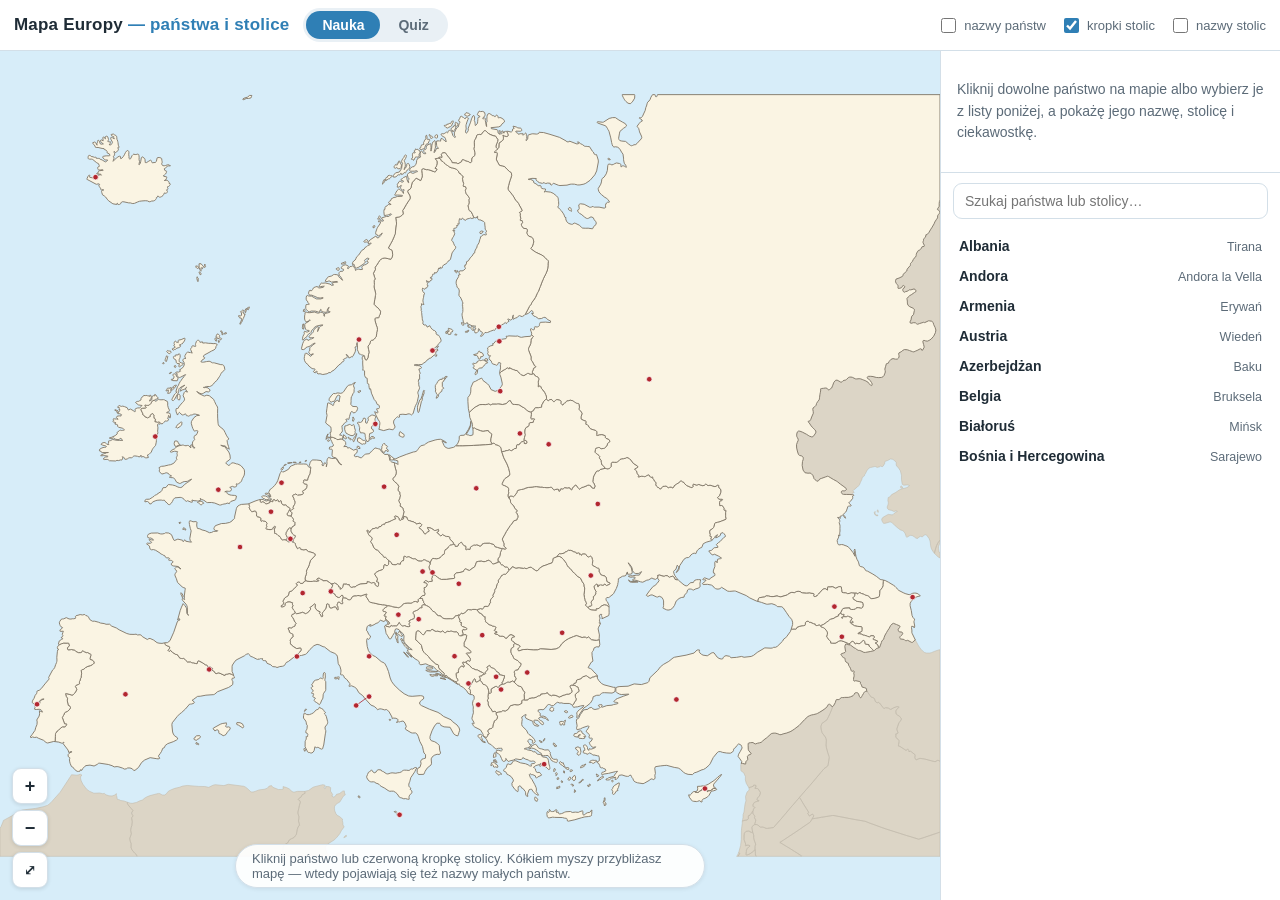
<file: Mapa Europy  panstwa i stolice (1).html>
<!DOCTYPE html>
<html lang="pl">
<head>
<meta charset="utf-8">
<meta name="viewport" content="width=device-width, initial-scale=1">
<title>Interaktywna mapa Europy — państwa i stolice</title>
<style>
:root{
  --sea:#d7edf9; --land:#faf4e3; --border:#83796a; --land-bg:#dcd5c6; --ink:#1f2c36; --muted:#5c6b78;
  --panel:#ffffff; --page:#eef4f8; --line:#d3dfe8; --accent:#2f7fb5;
  --sel:#ffb454; --ok:#4caf78; --bad:#e2685f;
}
*{box-sizing:border-box}
html,body{margin:0;height:100%}
body{
  font-family:"Segoe UI",Roboto,"Helvetica Neue",Arial,sans-serif;
  background:var(--page); color:var(--ink); overflow:hidden;
}
#app{display:flex;flex-direction:column;height:100%}

header{
  display:flex;align-items:center;gap:14px;flex-wrap:wrap;
  padding:8px 14px;background:var(--panel);border-bottom:1px solid var(--line);
}
h1{font-size:17px;margin:0;font-weight:700;letter-spacing:.2px}
h1 span{color:var(--accent)}
.tabs{display:flex;background:#e9f0f5;border-radius:999px;padding:3px;gap:2px}
.tabs button{
  border:0;background:transparent;padding:6px 16px;border-radius:999px;
  font:inherit;font-weight:600;font-size:14px;color:var(--muted);cursor:pointer;
}
.tabs button.on{background:var(--accent);color:#fff}
.toggles{display:flex;gap:14px;flex-wrap:wrap;margin-left:auto;font-size:13px;color:var(--muted)}
.toggles label{display:flex;align-items:center;gap:5px;cursor:pointer;user-select:none}
.toggles input{accent-color:var(--accent);width:15px;height:15px}

main{flex:1;display:flex;min-height:0}
#mapWrap{flex:1;position:relative;min-width:0;background:var(--sea)}
svg{width:100%;height:100%;display:block;touch-action:none;cursor:grab}
svg.dragging{cursor:grabbing}

#zoom{--k:1}
.country{
  fill:var(--land); stroke:var(--border); stroke-width:calc(1.15 / var(--k) * 1px);
  stroke-linejoin:round; cursor:pointer; transition:fill .12s;
}
.country:hover{fill:#ffd48c}
.country.sel{fill:var(--sel)}
.country.ok{fill:var(--ok)}
.country.bad{fill:var(--bad)}
.country.reveal{fill:#ffd166}
#bgland{fill:var(--land-bg);stroke:#c2bbac;stroke-width:calc(0.7 / var(--k) * 1px);pointer-events:none}
.hit{fill:transparent;cursor:pointer}
.hit.mk{fill:rgba(255,160,40,.55);stroke:#d97706;stroke-width:calc(2.2 / var(--k) * 1px)}
.hit.mkok{fill:rgba(76,175,120,.6);stroke:#2e8b57;stroke-width:calc(2.2 / var(--k) * 1px)}
.hit.mkbad{fill:rgba(226,104,95,.6);stroke:#c0463c;stroke-width:calc(2.2 / var(--k) * 1px)}
.cap{fill:#b2262f;stroke:#fff;stroke-width:calc(0.9 / var(--k) * 1px);cursor:pointer}
.cap:hover{fill:#ff5a45}
.cap.sel{fill:#ff8c1a;stroke:#7a3b00}
.cap.ok{fill:var(--ok)}
.cap.bad{fill:var(--bad)}
.lead{stroke:#b2262f;stroke-width:calc(1 / var(--k) * 1px);pointer-events:none}
.caps-off .cap,.caps-off .lead{display:none}
text{
  pointer-events:none; font-weight:600; fill:#1f2c36;
  paint-order:stroke; stroke:#fff; stroke-width:calc(3 / var(--k) * 1px);
  stroke-linejoin:round; text-anchor:middle;
}
.lbl{font-size:calc(11.5 / var(--k) * 1px)}
.clbl{font-size:calc(9.5 / var(--k) * 1px);fill:#8a1b23;stroke-width:calc(2.6 / var(--k) * 1px)}
.hidden{display:none}

#tip{
  position:absolute;pointer-events:none;background:rgba(31,44,54,.94);color:#fff;
  padding:5px 9px;border-radius:7px;font-size:13px;white-space:nowrap;
  transform:translate(-50%,-140%);opacity:0;transition:opacity .1s;z-index:5;
}
#zoomBtns{position:absolute;left:12px;bottom:12px;display:flex;flex-direction:column;gap:6px;z-index:4}
#zoomBtns button{
  width:36px;height:36px;border-radius:9px;border:1px solid var(--line);background:#fff;
  font-size:18px;font-weight:700;color:var(--ink);cursor:pointer;box-shadow:0 1px 4px rgba(0,0,0,.12);
}
#zoomBtns button:hover{background:#f0f6fa}
#hintBar{
  position:absolute;left:50%;transform:translateX(-50%);bottom:12px;z-index:4;
  background:rgba(255,255,255,.92);border:1px solid var(--line);border-radius:999px;
  padding:6px 16px;font-size:13px;color:var(--muted);box-shadow:0 1px 4px rgba(0,0,0,.08);
}

aside{
  width:340px;flex:none;background:var(--panel);border-left:1px solid var(--line);
  display:flex;flex-direction:column;min-height:0;
}
.card{padding:14px 16px;border-bottom:1px solid var(--line)}
#infoName{font-size:22px;font-weight:800;margin:0 0 2px}
#infoCap{font-size:15px;color:var(--accent);font-weight:700;margin:0 0 8px}
#infoFact{font-size:14px;line-height:1.5;color:#3d4c58;margin:0}
#infoEmpty{font-size:14px;color:var(--muted);line-height:1.55}
#search{
  width:100%;padding:9px 11px;border:1px solid var(--line);border-radius:9px;
  font:inherit;font-size:14px;outline:none;
}
#search:focus{border-color:var(--accent)}
#listWrap{flex:1;overflow:auto;padding:6px 8px 20px}
.row{
  display:flex;justify-content:space-between;gap:8px;align-items:baseline;
  padding:7px 10px;border-radius:8px;cursor:pointer;font-size:14px;
}
.row:hover{background:#eef5fa}
.row.sel{background:#dcebf6}
.row b{font-weight:600}
.row i{font-style:normal;color:var(--muted);font-size:12.5px}
.legend{display:flex;flex-wrap:wrap;gap:6px 12px;padding:10px 16px;font-size:12px;color:var(--muted);border-bottom:1px solid var(--line)}
.legend span{display:flex;align-items:center;gap:5px}
.dot{width:11px;height:11px;border-radius:50%;display:inline-block;border:1px solid rgba(0,0,0,.15)}

/* QUIZ */
#quizBox{padding:16px;display:flex;flex-direction:column;gap:12px;overflow:auto}
.qhead{display:flex;justify-content:space-between;font-size:13px;color:var(--muted);font-weight:600}
.bar{height:7px;background:#e9f0f5;border-radius:99px;overflow:hidden}
.bar div{height:100%;background:var(--accent);width:0;transition:width .25s}
#qText{font-size:18px;font-weight:700;line-height:1.35;margin:4px 0}
#qSub{font-size:13px;color:var(--muted);margin:-6px 0 0}
.opts{display:flex;flex-direction:column;gap:8px}
.opts button{
  text-align:left;padding:11px 13px;border-radius:10px;border:1.5px solid var(--line);
  background:#fff;font:inherit;font-size:15px;cursor:pointer;
}
.opts button:hover:not(:disabled){border-color:var(--accent);background:#f2f8fc}
.opts button.ok{background:#e4f6ec;border-color:var(--ok);font-weight:700}
.opts button.bad{background:#fdeceb;border-color:var(--bad)}
.opts button:disabled{cursor:default}
#feedback{font-size:14.5px;font-weight:700;min-height:22px}
#feedback.ok{color:#2e8b57}
#feedback.bad{color:#c0463c}
.btn{
  padding:11px 16px;border-radius:10px;border:0;background:var(--accent);color:#fff;
  font:inherit;font-size:15px;font-weight:700;cursor:pointer;
}
.btn:hover{background:#26689a}
.btn.ghost{background:#e9f0f5;color:var(--ink)}
.btn.ghost:hover{background:#dbe6ee}
.setup{display:flex;flex-direction:column;gap:10px}
.setup label{font-size:13px;font-weight:700;color:var(--muted)}
.setup select{width:100%;padding:9px;border:1px solid var(--line);border-radius:9px;font:inherit;font-size:14px}
#result{font-size:15px;line-height:1.6}
#result h2{margin:0 0 6px;font-size:26px}
#result ul{margin:8px 0 0;padding-left:18px}
#result li{margin-bottom:4px;font-size:13.5px}

@media (max-width:820px){
  #hintBar{font-size:11.5px;padding:5px 12px;bottom:8px;max-width:62%;line-height:1.3}
  #zoomBtns button{width:32px;height:32px}
  main{flex-direction:column}
  aside{width:auto;border-left:0;border-top:1px solid var(--line);max-height:46%}
  #mapWrap{flex:1 1 54%}
  .toggles{width:100%;margin-left:0}
  h1{font-size:15px}
}

</style>
</head>
<body>
<div id="app">
<header>
  <h1>Mapa Europy <span>— państwa i stolice</span></h1>
  <div class="tabs">
    <button id="tabLearn" class="on">Nauka</button>
    <button id="tabQuiz">Quiz</button>
  </div>
  <div class="toggles">
    <label><input type="checkbox" id="tName"> nazwy państw</label>
    <label><input type="checkbox" id="tCapDot" checked> kropki stolic</label>
    <label><input type="checkbox" id="tCapName"> nazwy stolic</label>
  </div>
</header>
<main>
  <div id="mapWrap">
    <svg id="map"></svg>
    <div id="tip"></div>
    <div id="zoomBtns">
      <button id="zIn" title="Przybliż">+</button>
      <button id="zOut" title="Oddal">−</button>
      <button id="zRes" title="Cała Europa" style="font-size:14px">⤢</button>
    </div>
    <div id="hintBar">Kliknij państwo lub czerwoną kropkę stolicy. Kółkiem myszy przybliżasz mapę — wtedy pojawiają się też nazwy małych państw.</div>
  </div>
  <aside>
    <div id="learnPane" style="display:flex;flex-direction:column;min-height:0;flex:1">
      <div class="card" id="info">
        <p id="infoEmpty">Kliknij dowolne państwo na mapie albo wybierz je z listy poniżej, a pokażę jego nazwę, stolicę i ciekawostkę.</p>
        <div id="infoFull" class="hidden">
          <p id="infoName"></p>
          <p id="infoCap"></p>
          <p id="infoFact"></p>
        </div>
      </div>
      <div style="padding:10px 12px 6px"><input id="search" placeholder="Szukaj państwa lub stolicy…"></div>
      <div id="listWrap"></div>
    </div>
    <div id="quizPane" class="hidden" style="flex:1;min-height:0;display:flex;flex-direction:column">
      <div id="quizBox"></div>
    </div>
  </aside>
</main>
</div>
<script>
const GEO = {"W":1160,"H":940,"countries":[{"code":"VA","d":"M454.4,742.8L454.2,742.9L454.2,742.8L454.2,742.7L454.4,742.7Z","cx":454.3,"cy":742.8,"b":[454.2,742.7,454.4,742.9],"area":0},{"code":"GB","d":"M229.3,536.1L229.1,537.3L228.4,537.4L227.9,536.9L226.8,536.6L225.6,536.6L226.3,534.5L228.4,535.3ZM223.0,528.0L222.1,529.5L220.8,528.6L220.8,528.2L222.6,527.6L222.9,527.7ZM222.7,409.3L219.1,411.5L218.1,410.7L217.1,410.7L216.8,410.5L217.7,409.6L219.0,407.3L220.5,406.6L222.6,404.3L223.9,403.9L224.3,404.1L224.5,404.5L224.3,407.5L223.2,408.4ZM232.3,476.6L231.0,477.3L227.3,477.5L225.6,478.1L222.4,479.8L221.8,479.9L218.0,478.3L215.8,474.6L214.2,472.9L213.5,472.5L212.6,472.7L210.8,472.6L209.0,472.1L210.3,471.0L211.7,470.5L209.1,469.2L208.5,468.6L207.9,467.5L205.8,466.7L204.7,466.7L202.7,467.5L199.6,468.2L196.9,465.4L196.5,464.4L196.9,462.8L196.8,461.4L196.0,460.7L197.6,459.4L199.3,458.7L202.6,458.4L207.9,457.1L210.7,456.6L213.6,455.3L214.9,454.4L216.0,453.0L217.2,451.3L218.6,449.9L217.8,449.3L217.6,448.0L218.1,446.8L218.7,445.8L218.7,444.4L218.4,442.8L218.7,441.7L219.2,440.6L217.3,440.2L215.4,440.1L213.6,440.5L211.7,441.2L210.2,441.0L210.5,440.1L211.4,439.1L213.4,438.0L215.5,437.1L216.4,436.3L217.1,435.2L218.2,434.5L220.9,433.3L225.6,432.4L226.3,432.5L227.9,433.1L229.6,433.3L231.3,432.9L232.8,433.1L235.5,436.0L235.3,432.5L236.9,432.1L238.3,435.5L239.0,436.0L240.7,436.0L240.1,435.3L239.4,435.1L238.6,434.5L238.0,433.3L237.4,430.0L237.9,428.3L239.2,426.7L240.6,425.3L239.9,424.7L239.4,423.9L239.6,422.2L240.2,420.8L242.3,419.9L243.3,418.1L244.1,415.9L244.0,414.9L242.2,414.6L241.3,414.8L240.4,415.3L239.6,415.0L238.0,412.1L237.2,409.9L236.0,405.5L236.3,403.2L239.3,398.6L242.8,396.1L246.2,395.8L245.7,395.4L240.9,394.2L239.2,394.2L237.4,395.1L236.4,395.3L235.6,395.2L234.6,395.7L233.6,396.4L232.6,396.8L231.1,396.2L230.2,396.2L229.8,395.5L229.6,394.5L229.0,394.1L228.3,394.2L226.6,395.0L224.9,395.3L223.4,394.1L221.4,392.1L220.8,392.5L219.9,393.6L219.1,395.4L218.0,393.3L217.2,390.6L217.1,389.1L217.5,387.5L218.4,387.0L219.1,387.8L221.4,384.3L225.1,380.0L226.4,378.8L227.5,377.1L227.8,375.8L227.5,374.6L226.0,371.6L226.5,369.7L227.4,367.5L228.3,366.4L228.6,366.2L231.6,367.0L230.6,366.0L228.9,363.4L229.1,362.8L230.2,361.1L229.9,361.2L229.2,361.9L227.7,363.7L227.0,364.0L225.2,364.1L224.7,365.0L224.3,365.2L223.5,365.0L223.0,365.9L222.7,366.0L222.8,364.9L223.3,363.2L224.0,361.7L225.0,360.7L228.1,358.6L226.7,359.1L223.4,360.9L221.6,362.2L221.1,362.7L220.8,363.2L220.7,363.7L220.5,366.8L219.9,368.1L215.1,376.5L214.4,377.2L213.9,377.6L213.5,377.6L212.4,377.1L212.1,376.3L212.3,375.5L212.9,374.5L215.0,370.5L215.8,369.4L216.7,368.5L218.5,366.9L218.6,366.8L217.6,366.9L217.2,366.7L217.1,366.2L218.9,360.6L220.1,358.9L221.2,356.2L222.5,354.0L223.7,352.5L224.9,350.5L225.9,349.7L226.6,348.3L227.9,347.0L229.1,345.5L228.7,345.5L223.0,348.6L221.6,349.1L220.1,348.5L219.1,347.6L218.4,346.3L218.6,344.2L217.5,343.9L216.7,343.2L216.7,343.0L218.3,342.2L220.4,342.4L222.8,341.3L221.5,339.6L221.7,339.3L223.5,338.7L226.3,335.9L227.6,332.9L227.1,331.2L227.1,330.2L225.7,328.6L225.7,327.2L226.2,326.5L226.9,325.9L228.0,325.6L229.5,325.4L228.4,324.5L228.2,323.7L228.1,322.6L228.3,322.0L229.7,319.6L230.4,318.6L231.5,317.5L234.7,318.5L235.2,318.0L235.6,318.0L237.1,319.1L237.0,318.4L235.2,314.4L235.2,313.7L236.5,312.2L236.7,311.4L236.9,310.5L237.3,310.0L238.2,309.9L240.8,310.7L241.5,310.6L241.5,309.6L241.2,308.3L241.3,307.4L241.7,306.6L242.2,305.0L242.5,304.3L243.5,303.4L244.0,303.2L244.8,303.1L246.1,303.9L246.5,304.5L246.8,305.7L247.3,305.7L249.3,305.1L249.9,305.1L250.2,306.6L253.6,306.3L257.7,306.9L260.3,306.9L263.0,307.3L265.5,307.1L268.0,308.1L267.9,308.6L267.7,309.2L266.6,310.7L266.2,312.7L265.9,313.3L265.4,313.9L264.1,315.0L261.1,316.4L255.4,319.6L252.2,321.2L251.5,322.1L250.9,323.6L252.4,324.3L252.9,324.9L252.4,325.6L249.3,327.6L247.9,329.7L249.8,330.2L251.4,330.1L254.9,329.4L258.0,329.0L259.3,329.3L261.8,330.8L262.4,331.0L263.6,330.9L264.8,331.1L272.5,333.2L274.7,333.3L276.0,334.2L276.9,336.0L277.4,339.1L277.2,339.6L276.2,340.7L274.5,342.0L272.9,344.0L272.3,345.1L271.8,346.4L271.1,347.5L267.6,352.7L264.6,355.3L263.2,357.4L261.5,358.9L260.1,359.7L258.7,360.2L254.9,360.1L253.8,360.4L252.4,361.1L251.0,361.3L252.4,361.6L254.0,361.4L256.7,361.9L259.3,364.5L258.7,366.0L257.1,366.9L254.3,366.4L251.0,368.5L249.6,369.0L248.3,369.1L246.7,368.6L244.1,367.2L243.0,366.1L243.9,367.6L244.9,368.6L252.0,372.0L252.4,371.9L255.2,370.9L258.3,371.6L263.6,376.0L264.8,378.7L266.6,382.5L267.6,384.1L268.4,385.5L268.6,387.3L268.5,393.3L268.6,399.2L269.1,405.6L269.5,407.5L270.3,408.9L275.2,412.8L276.2,413.9L277.8,417.0L279.3,420.2L280.8,422.7L282.5,424.9L281.3,425.6L280.3,426.8L280.5,428.9L280.9,430.9L282.0,434.2L282.9,437.7L282.4,437.1L281.9,436.7L281.1,436.6L280.3,436.3L279.1,435.0L278.0,433.5L275.2,433.4L273.8,432.9L272.4,432.7L274.8,433.9L277.5,434.5L282.4,441.1L283.8,444.7L284.2,449.1L283.0,450.9L281.4,451.9L280.0,453.0L278.5,454.4L281.4,457.4L282.2,457.5L283.0,457.3L283.9,456.6L285.5,454.9L286.2,454.4L288.4,454.5L290.1,455.0L291.8,455.7L293.4,455.9L296.4,457.3L297.8,458.3L301.2,462.4L301.7,464.4L301.8,466.8L301.4,469.5L300.3,471.8L299.1,473.9L298.1,476.6L297.6,477.6L297.0,478.2L294.4,480.1L292.8,480.7L292.3,480.3L291.7,480.2L291.5,480.7L292.0,482.0L291.8,483.4L290.3,484.1L288.9,484.3L286.9,483.4L283.5,484.7L285.5,486.1L285.7,487.2L284.9,488.9L283.4,489.5L281.7,489.5L280.2,489.3L278.8,489.5L277.4,490.1L279.0,490.0L280.0,490.6L280.5,492.2L281.0,492.8L283.9,494L285.8,494.3L289.5,494.6L291.2,495.0L291.8,495.3L291.6,496.6L290.8,499.7L290.2,500.2L284.9,502.0L283.5,503.6L283.1,504.7L280.3,504.0L278.8,504.9L276.3,505.2L274.4,505.7L272.4,506.4L270.9,506.4L265.0,504.0L261.2,503.3L255.9,503.4L254.7,502.9L253.0,501.5L251.1,500.4L248.9,499.6L247.1,498.2L247.9,500.3L244.8,501.4L243.5,501.5L242.2,501.2L239.4,501.1L236.9,500.2L237.0,501.6L237.5,502.8L236.9,503.1L236.2,503.1L231.7,501.2L231.0,501.2L230.2,501.9L228.6,501.1L227.2,499.4L225.6,498.1L223.9,497.2L222.3,497.0L215.8,497.6L214.1,499.3L212.8,502.0L211.3,504.3L209.4,505.9L207.6,505.7L206.3,504.0L203.6,501.7L202.8,500.4L202.5,500.3L202.1,500.5L200.8,500.7L199.5,500.4L197.5,500.3L193.9,500.6L192.3,501.0L188.8,502.5L188.1,503.0L186.5,505.0L184.7,505.0L183.6,503.1L182.1,502.1L180.2,502.2L178.9,502.6L178.6,501.8L178.9,500.6L180.6,499.4L184.4,499.2L188.2,496.9L190.2,495.5L191.0,494.6L191.9,494.1L192.9,494.1L193.7,493.1L199.0,489.6L199.7,488.7L200.4,486.8L201.2,485.1L204.8,484.8L207.4,481.4L207.9,481.2L212.8,481.7L216.2,482.6L219.5,484.2L221.2,484.7L223.1,484.9L224.7,484.2L228.0,481.0L229.7,479.7L231.6,478.5L233.4,477.2L236.5,474.6L234.6,475.3ZM220.3,430.6L220.8,431.2L222.3,431.5L221.6,432.3L219.6,433.0L218.2,433.8L216.7,434.4L216.3,433.2L215.5,433.0L214.9,430.7L215.5,427.7L217.2,427.3L219.3,427.9ZM277.7,295.4L276.4,295.1L277.4,293.9L278.3,293.7L279.9,294.3L279.4,294.8ZM303.0,269.0L302.7,269.2L302.1,266.5L303.6,263.9L304.6,264.2L304.6,265.0L304.3,265.6L303.8,265.6L303.7,265.8L303.6,267.1L303.2,268.6ZM300.0,267.7L299.9,269.5L300.6,269.2L301.2,271L301.6,271.1L302.5,270.6L302.0,272.1L300.3,276.1L299.9,276.7L299.5,278.0L299.2,278.2L298.4,280.7L297.7,281.4L296.7,283.3L296.5,283.5L296.0,282.5L297.4,279.6L298.1,277.9L298.1,276.9L297.9,276.0L296.9,275.8L296.0,275.9L295.9,275.4L296.0,274.7L295.9,274.5L294.7,274.3L294.5,274.0L294.4,273.4L294.4,272.8L295.6,272.7L296.5,273.1L298.1,272.4L298.0,269.0L296.9,268.4L296.7,268.0L297.1,267.6L297.8,267.4L299.2,266.0L299.8,265.9L300.5,266.1ZM307.8,262.5L307.7,262.8L306.7,264.7L306.5,265.5L305.5,265.2L305.4,264.9L305.5,263.7L305.9,262.5L306.1,262.2L306.5,262.2L306.7,262.5L307.3,261.9L307.6,262.0ZM267.6,304.0L266.8,304.1L266.1,303.9L265.4,302.3L265.3,301.1L265.5,300.5L266.0,300.4L267.0,301.0L267.2,302.3L267.1,303.0L267.1,303.4L267.7,303.8ZM270.2,305.9L270.0,306.0L269.7,305.4L269.3,303.7L270.6,303.7L271.1,304.0L270.7,304.6ZM270.3,298.7L270.1,299.2L271.0,299.5L272.2,300.3L273.0,300.6L273.5,301.3L272.8,302.4L272.3,302.6L271.9,302.6L270.6,301.0L268.3,301.0L267.9,300.7L267.8,300.4L267.8,299.9L268.0,299.1L267.9,298.8L267.0,299.4L266.6,299.3L266.6,298.8L266.7,298.0L267.1,297.0L267.9,295.5L268.7,295.4L269.8,295.9L270.9,297.1L271.1,297.7L271.0,298.1ZM275.3,296.0L274.1,296.3L273.8,295.7L274.1,294.1L273.0,293.2L272.5,292.6L272.2,291.7L272.4,291.5L273.3,291.4L274.3,293.1L274.6,294.4L275.5,295.0L275.6,295.2ZM209.7,344.2L208.9,344.2L209.0,343.8L210.8,342.6L211.6,342.6L211.8,342.8L211.0,343.6ZM221.5,376.8L219.8,376.3L219.3,375.9L218.7,375.1L218.8,371.7L219.4,370.6L219.9,370.2L220.4,369.8L221.3,369.9L222.0,370.7L222.2,371.4L222.3,373.8L221.9,375.7ZM218.7,353.1L213.2,352.9L211.4,352.2L211.4,351.5L211.9,351.2L213.5,351.3L215.0,348.3L213.3,346.2L213.3,345.7L213.7,345.1L214.0,344.9L215.6,344.5L216.2,344.5L216.6,344.7L217.3,345.9L217.9,348.0L219.2,348.6L219.9,349.7ZM211.3,361.5L210.8,364.7L210.8,366.7L210.6,367.3L209.9,368.1L207.4,368.7L206.7,368.5L206.8,368.2L207.6,367.1L207.6,365.6L208.1,364.6L207.9,364.4L207.5,364.4L205.4,365.6L204.8,365.6L204.9,365.3L205.7,364.0L206.0,363.1L206.4,362.6L207,362.2L207.6,361.9L208.0,362.0L208.3,362.6L209.9,361.8ZM212.5,364.9L212.2,365.0L211.5,364.8L211.4,364.3L211.4,363.7L211.7,362.6L212.3,362.0L214.4,361.3L213.8,360.7L213.8,360.4L214.5,359.5L216.8,358.6L217.4,358.4L217.8,358.6L216.1,361.0ZM227.6,304.0L224.8,307.6L224.1,307.5L223.3,308.4L221.3,309.0L222.7,309.5L223.0,310.0L222.8,310.8L222.4,311.2L219.9,312.5L218.3,312.8L216.4,314.4L215.6,314.1L214.5,315.2L213.8,315.5L213.5,315.4L213.1,315.1L212.7,313.6L214.6,312.8L215.0,312.2L216.3,311.8L216.3,311.6L214.9,310.1L214.4,309.2L214.6,308.9L215.6,308.4L215.3,308.2L215.1,307.7L214.8,307.4L214.7,306.9L215.0,305.9L215.4,304.9L216.1,304.6L216.4,304.2L216.7,304.1L217.3,304.6L217.9,305.7L218.8,305.6L219.9,306.1L220.0,305.9L219.8,303.7L220.1,303.3L220.6,302.9L223.5,302.3L227.3,300.7L228.1,300.6L228.2,301.0L228.2,302.3ZM216.6,336.6L216.1,336.8L215.7,336.6L215.3,336.0L215.0,334.8L216.7,334.4L217.1,335.0L217.1,335.6L217.0,336.2ZM222.2,324.4L221.8,325.4L221.2,326.6L221.1,328.0L220.9,328.9L221.3,329.4L221.5,329.9L223.8,331.0L226.0,331.5L226.3,332.1L226.2,332.7L225.6,333.2L224.0,334.1L221.9,335.6L221.4,335.9L220.9,335.8L220.6,335.5L221.4,331.9L219.6,331.9L218.3,331.5L217.7,330.8L217.5,329.9L217.1,327.4L214.4,325.7L214.0,324.3L213.9,323.5L214.2,323.2L215.0,322.5L215.7,323.0L216.3,323.0L216.7,322.7L216.8,322.3L216.6,321.5L216.7,321.2L219.9,321.2L220.6,319.8L221.3,319.8L221.9,320.5L222.4,322.4ZM210.2,316.2L211.2,317.9L209.4,319.7L207.7,319.2L205.7,316.9L205.8,316.5L206.2,316.1L206.7,315.8L207.1,315.9L207.6,316.3L208.6,316.1L209.2,316.5ZM205.4,329.3L204.8,329.3L204.2,328.9L203.9,328.4L203.9,326.9L204.1,325.9L204.8,324.4L205.4,322.4L206.8,322.8L207.1,323.2L205.5,329.1ZM202.2,332.1L201.0,332.1L200.6,331.8L200.6,331.5L201.2,330.7L202.1,330.7L202.6,331.4L202.5,331.8ZM197.3,404.6L196.2,404.1L195.2,404.3L194.6,404.5L194.1,404.3L192.6,404.0L191.1,403.6L191.1,402.9L191.9,401.1L191.8,400.5L190.5,399.9L190.2,399.3L189.8,397.8L189.8,397.1L190.0,396.3L189.5,395.0L188.8,393.9L188.2,393.7L186.7,394.6L185.4,395.6L185.5,396.3L185.6,397.2L184.8,397.6L182.9,398.6L182.5,399.0L182.0,399.2L181.4,398.5L179.5,398.0L178.8,397.6L178.1,396.3L175.9,394.8L176.0,393.1L175.6,392.6L173.8,389.0L173.8,388.0L174.3,387.5L175.6,387.0L179.4,386.7L180.1,386.4L180.4,385.9L179.5,385.0L178.8,384.1L178.7,383.6L178.8,383.2L179.4,383.0L180.5,383.2L181.2,383.7L181.9,383.5L183.2,383.4L184.1,383.1L185.2,382.0L186.2,381.0L186.5,380.4L187.8,378.2L188.3,377.7L190.9,376.9L191.2,377.9L192.1,378.4L193.3,378.0L195.2,375.9L196.0,376.0L196.8,376.4L198.6,376.6L201.8,376.4L203.2,376.8L204.9,377.9L206.3,378.3L207.0,380.4L206.9,383.3L207.7,386.5L209.1,389.4L208.7,390.8L207.8,391.4L206.0,391.9L205.7,392.9L206.8,392.7L207.8,392.7L209.9,393.5L210.3,394.8L210.3,396.5L210.3,397.8L209.7,399.2L209.3,398.6L209.0,397.2L208.6,396.4L207.9,395.9L207.7,397.7L206.9,399.9L207.2,400.2L208.2,400.6L206.9,402.7L205.3,402.9L203.6,402.7L203.0,403.4L202.4,404.4L201.1,405.7L199.8,406.3L198.4,405.7ZM251.4,504.3L249.9,504.8L249.3,505.7L248.9,506.0L248.0,506.1L247.2,506.0L244.5,503.3L243.7,503.2L244.6,502.5L246.7,502.2L248.0,501.5L250.4,502.9Z","cx":248.5,"cy":424.8,"b":[178.6,303.1,301.8,506.4],"area":11628},{"code":"UA","d":"M878.3,550.1L877.8,550.5L872.2,552.1L871.2,552.5L867.9,554.1L865.9,558.9L864.0,559.5L861.5,561.4L860.1,563.1L858.7,566.5L856.7,565.8L854.7,566.5L852.8,567.9L850.9,570.4L849.7,571.2L846.8,571.5L843.9,573.5L838.8,581.3L837.7,586.2L837.0,587.3L836.1,588.6L835.1,589.5L834.4,589.7L836.8,585.7L837.5,584.3L837.4,583.4L837.1,582.1L835.7,580.7L834.1,585.7L832.7,586.7L831.2,588.5L831.8,591.3L832.6,593.2L834.2,595.6L836.6,598.5L835.8,598.9L833.0,598.2L832.2,595.8L829.9,594.3L827.2,595.1L826.1,595.7L823.9,593.9L821.6,593.5L820.1,594.3L818.3,594.3L814.1,592.9L811.6,593.3L812.0,595.1L811.3,596.5L809.9,597.4L808.9,598.2L805.8,597.3L804.5,596.4L800.5,598.8L798.1,599.2L793.2,601.7L790.5,601.2L784.9,599.3L783.0,599.2L781.4,599.7L780.4,598.9L781.3,598.1L782.5,597.8L783.6,597.1L783.8,596.4L783.5,595.4L780.8,595.3L778.5,595.6L776.8,595.1L775.4,594.3L778.0,593.7L780.8,593.8L785.1,593.0L789.0,592.9L789.7,591.6L791.4,589.3L791.7,588.6L788.4,590.8L784.5,591.0L782.9,590.2L781.4,588.9L780.5,587.3L780.3,585.5L779.3,582.5L777.4,580.2L776.6,578.8L775.0,577.8L777.0,580.5L777.9,582.4L779.1,584.0L780.1,588.9L780.1,590.7L778.6,591.6L776.6,591.8L774.4,591.8L774.3,589.0L773.5,590.1L772.5,593.2L771.2,593.9L768.2,594.3L763.1,597.4L763.1,599.3L762.8,602.1L762.3,603.8L762.3,604.7L760.7,609.1L760.5,609.6L757.1,615.9L756.6,616.5L754.0,618.4L752.4,619.8L751.2,620.6L748.8,620.6L748.0,621.6L747.8,622.6L748.2,624.6L749.6,625.8L751.5,630.3L751.6,632.4L750.4,631.3L748.7,630.2L745.7,629.6L742.8,630.7L739.9,633.3L737.8,634.6L736.5,634.3L735.8,634.5L735.6,635.1L735.8,635.5L736.2,635.8L736.2,636.1L735.8,636.4L730.3,636.0L727.8,635.2L725.5,633.0L726.3,632.0L727.0,631.5L729.7,630.8L730.1,630.4L730.0,629.9L730.1,629.1L729.8,628.0L729.3,626.9L730.1,625.0L731.7,623.2L732.4,621.6L732.1,619.5L733.8,618.2L735.1,616.1L735.1,614.2L735.5,612.9L733.9,610.4L733.4,608.7L733.0,607.2L733.3,606.3L734.7,605.0L736.1,604.0L736.8,603.9L737.1,604.3L737.8,607.3L738.1,607.3L738.6,606.8L739.0,604.9L739.7,605.3L740.6,605.3L741.2,604.7L741.6,604.6L742.2,605.0L743.4,605.4L744.5,605.4L745.2,604.8L745.7,603.9L746.5,604.0L748.4,605.8L749.0,605.4L752.2,604.2L752.6,603.5L752.8,602.9L748.9,600.9L748.6,598.8L748.2,596.4L747.5,595.1L746.6,594.1L743.8,593.4L741.5,592.5L741.0,592.0L740.7,591.2L740.4,590.0L739.4,589.1L739.2,588.3L739.3,586.8L739.2,585.3L738.9,584.8L738.3,584.4L737.5,584.5L736.1,583.9L735.1,582.9L732.6,581.8L731.8,581.6L731.3,580.9L730.9,580.0L731.1,578.6L731.3,576.6L731.4,574.8L731.1,573.8L730.3,571.2L728.8,569.5L728.3,569.4L727.5,570.1L726.6,570.8L725.7,570.5L724.5,569.6L722.5,567.0L719.6,566.9L718.5,567.0L717.6,568.7L717.2,568.3L716.7,567.5L716.1,567.2L715.4,567.8L715.1,567.4L715.2,566.1L714.2,565.7L712.1,566.1L710.9,565.9L710.5,565.0L709.8,564.5L708.5,564.4L707.2,563.9L705.9,562.9L704.1,562.4L701.8,562.5L701.6,562.4L701.3,562.2L700.0,563.3L699.3,564.1L698.1,563.9L696.7,565.7L693.2,566.5L691.4,566.7L690.5,566.5L687.6,569.3L687.4,570.2L686.7,570.6L684.7,571.4L682.6,572.4L682.5,574.6L682,576.0L681.1,577.9L677.1,579.2L673.7,580.6L670.1,581.7L665.7,584.6L664.4,586.7L662.9,587.5L661.6,587.8L660.5,586.9L657.1,584.6L655.7,583.4L654.2,583.3L652.5,583.7L651.0,584.6L649.3,585.0L647.3,584.3L647.1,584.4L646.4,584.7L641.4,584.2L641.0,584.0L640.8,584.0L640.1,584.0L636.6,584.6L633.0,582.8L631.9,582.8L631.3,583.8L630.8,584.9L628.6,586.3L628.0,586.7L627.7,586.5L627.4,585.6L627.5,584.8L627.1,584.1L626.1,583.3L625.8,583.0L624.7,583.2L624.4,583.3L624.3,583.3L622.7,582.8L621.5,581.2L619.9,580.4L618.7,580.3L618.0,579.6L617.6,578.6L617.1,577.9L617.0,577.9L616.7,576.8L616.3,576.7L616.3,576.6L614.7,577.0L614.4,573.0L616.6,569.9L617.0,568.4L617.6,565.2L618.1,563.6L618.8,562.3L619.3,561.1L619.4,560.1L620.1,559.9L622.1,560.6L623.9,560.8L624.3,560.3L624.4,559.7L624.3,559.3L622.8,558.1L621.8,557.3L621.7,556.8L621.9,555.6L621.9,554.3L621.5,552.9L620.2,549.8L619.9,548.5L620.6,546.8L623.0,542.5L623.8,541.0L624.9,539.0L627.9,534.4L629.8,531.6L631.2,530.0L633.1,527.4L633.9,526.0L637.8,524.7L638.1,523.5L638.7,522.1L639.2,521.5L639.0,519.4L637.9,516.9L637.2,516.1L636.6,515.6L636.8,514.9L637.3,514.7L637.8,514.5L638.4,513.9L638.2,513.2L636.2,511.8L635.4,510.6L633.8,507.6L631.0,504.5L630.2,503.5L629.9,502.5L630.1,501.4L629.6,500.1L628.6,498.6L628.7,498.4L628.3,496.3L628.9,495.8L629.7,495.4L631.0,495.3L632.1,495.5L633.6,496.3L634.0,496.0L635.9,493.9L637.9,490.9L638.3,489.3L638.8,488.5L640.7,487.8L642.4,487.4L643.5,487.3L646.2,486.6L647.8,486.1L649.0,485.4L652.0,484.7L656.7,484.3L659.8,483.8L661.9,483.7L667.2,484.3L669.1,484.2L670.2,484.8L671.9,484.8L675.0,485.0L677.8,484.9L679.6,484.4L680.6,484.4L683.1,487.4L683.6,487.7L684.4,487.7L685.9,487.1L688.1,486.8L689.6,487.3L689.7,489.3L690.2,489.5L690.7,489.3L691.3,488.0L691.6,486.7L692.0,486.3L694.4,486.6L695.4,486.3L696.2,485.2L696.7,484.9L698.5,485.2L700.5,485.3L702.2,485.0L703.3,485.3L704.4,487.2L705.1,487.5L705.7,487.5L706.3,485.5L707.0,484.5L708.0,483.8L708.7,483.4L709.1,482.6L709.7,481.8L710.3,481.7L710.9,481.8L711.6,482.6L712.8,484.4L714.3,486.2L715.1,486.8L716.8,485.7L718.0,484.8L720.2,484.2L723.1,483.1L725.3,482.0L726.7,481.8L727.8,482.2L729.4,483.1L730.1,484.8L732.1,485.7L733.6,485.6L733.8,484.2L734.4,483.1L733.8,481.9L733.3,480.4L732.4,479.1L731.6,477.7L731.8,475.3L732.2,473.1L732.3,472.0L733.2,469.7L734.2,468.1L735.6,465.4L736.9,464.3L738.2,464.3L739.1,464.4L740.6,462.6L743.9,461.7L746.7,461.2L747.0,461.2L748.5,461.5L750.1,461.8L751.1,461.5L752.2,461.1L753.4,460.0L754.1,459.0L754.3,454.9L754.6,454.3L755.1,453.8L756.2,453.5L758.4,453.7L760.8,453.7L762.1,453.2L765.1,450.2L767.1,449.4L769.6,449.2L771.9,448.6L773.5,447.8L775.0,448.1L776.8,449.3L778.8,451.1L781.4,454.9L786.8,458.4L787.2,459.3L787.0,460.0L785.1,461.2L783.5,461.9L783.7,462.8L784.4,463.5L785.6,464.6L786.1,466.2L786.5,467.7L787.2,468.9L788.0,469.3L788.3,470.0L787.8,471.0L787.7,471.6L788.1,471.8L791.9,470.8L794.0,471.1L795.6,471.4L796.3,471.3L797.7,470.3L799.4,469.5L800.5,469.1L801.1,469.5L801.8,470.8L802.9,472.0L803.6,472.3L804.6,471.9L805.2,471.8L805.7,472.2L805.6,473.1L805.9,474.0L806.7,474.9L808.0,477.2L808.8,477.8L809.4,478.6L809.7,479.7L809.5,480.8L809.4,481.6L810.3,483.2L811.9,484.7L812.9,484.9L814.1,486.4L815.5,486.5L816.9,484.6L818.1,483.4L819.9,483.3L821.6,483.0L823.0,483.6L824.2,484.7L825.3,485.1L826.2,484.5L828.2,484.2L829.4,485.0L830.5,485.3L831.4,484.1L831.9,482.7L835.0,480.4L837,479.5L837.5,479.1L838.5,477.8L839.6,476.9L840.8,476.6L842.5,477.9L844.1,478.6L845.0,480.3L847.3,482.3L852.0,484.4L853.8,484.9L854.7,484.4L855.1,483.9L855.2,483.5L854.9,481.8L855.2,481.0L855.9,480.7L859.4,481.8L861.0,481.5L862.4,481.0L864.9,481.9L867.4,482.6L869.1,482.1L870.2,481.1L870.9,480.5L871.7,480.8L872.6,481.8L873.8,482.4L874.8,482.3L876.2,481.9L879.3,482.8L882.2,483.7L883.6,483.3L884.7,482.3L885.7,481.8L886.6,481.9L887.1,482.6L886.9,483.9L887.5,485.4L889.0,486.5L889.6,487.9L889.8,489.3L889.6,490.7L888.8,492.9L888.1,494.9L886.4,496.3L885.5,497.3L886.2,498.3L887.3,499.1L889.3,499.3L891.3,499.3L891.8,499.8L891.6,500.3L890.5,501.1L888.8,501.4L888.4,502.2L888.0,503.5L888.1,505.4L888.3,507.2L890.3,507.0L891.6,507.3L892.4,508.5L893.3,509.9L893.9,511.2L893.6,512.1L893.8,512.8L894.2,513.0L895.0,512.8L895.7,512.9L896.0,513.6L895.5,515.7L895.5,519.2L895.5,521.0L896.1,522.8L895.8,524.0L894.7,524.6L890.6,526.2L887.1,527.5L885.5,527.8L883.0,528.5L881.9,529.4L881.3,532.8L880.5,534.3L878.8,536.1L876.7,537.1L875.9,538.8L876.0,540.8L876.5,542.4L876.6,543.3L876.3,544.2L876.3,544.8L876.6,545.3L877.2,545.4L877.9,545.4L878.1,545.8L878,546.4L877.5,547.2L877.5,548.2L877.8,549.1ZM784.9,600.8L787.4,601.4L785.0,601.7L779.7,601.8L777.2,601.3L776.3,600.3L775.7,598.8L777.3,600.2L778.4,600.7Z","cx":756.7,"cy":532.1,"b":[614.4,447.8,896.1,636.4],"area":27582},{"code":"TR","d":"M707.0,768.0L702.9,769.5L701.5,769.0L702.6,767.3L705.0,766.0L705.7,765.7L707.0,767.0ZM976.4,659.6L977.6,659.6L980.0,659.4L981.6,659.6L982.4,659.5L983.6,657.3L986.2,656.3L988.5,655.6L989.8,655.4L991.4,655.3L993.3,654.9L993.7,653.9L994.0,651.4L994.2,651.0L994.5,650.7L995.7,650.0L996.9,649.7L997.6,649.8L998.8,651.2L1000.5,651.2L1004.0,652.8L1005.9,653.2L1006.4,653.4L1006.1,654.2L1006.6,654.8L1007.8,655.2L1009.1,655.0L1010.5,654.3L1011.3,654.3L1012.0,654.6L1012.4,655.2L1012.6,655.7L1013.2,656.5L1014.8,657.4L1016.3,657.8L1017.3,658.4L1019.6,661.0L1020.7,662.5L1021.2,664.2L1021.0,666.2L1020.2,669.1L1020.9,669.8L1021.7,670.7L1022.0,671.7L1024.1,673.8L1025.3,675.3L1025.0,675.9L1024.9,676.5L1027.6,676.9L1030.5,676.9L1031.7,676.6L1034.5,674.8L1036.4,673.9L1038.7,674.0L1042.3,675.3L1046.6,677.2L1047.6,678.0L1048.0,678.3L1048.9,678.8L1048.3,679.0L1047.0,678.8L1043.9,677.8L1043.0,679.2L1042.5,681.2L1043.5,687.3L1042.8,688.3L1041.1,689.0L1039.1,689.7L1037.8,690.5L1037.6,691.1L1038.0,691.6L1038.8,692.3L1039.5,693.3L1039.9,694.2L1041.0,694.8L1042.3,695.2L1042.7,696.0L1042.9,697.3L1043.1,698.3L1043.0,698.9L1044.0,700.1L1045.7,701.3L1046.6,701.5L1047.5,704.8L1048.4,706.0L1049.4,707.8L1050.5,711.0L1051.0,711.6L1051.4,711.8L1052.5,711.4L1053.5,711.3L1054.1,711.7L1054.2,712.1L1053.5,714.0L1053.8,715.1L1054.0,716.8L1053.9,717.8L1053.4,719.9L1053.3,721.8L1053.5,723.3L1054.0,723.8L1056.1,723.2L1057.5,723.6L1061.1,724.3L1061.9,724.9L1061.6,726.4L1061.8,726.9L1062.4,727.4L1063.0,728.4L1063.4,729.7L1064.0,731.3L1064.7,731.3L1067.2,732.0L1069.2,732.9L1069.5,733.3L1069.2,734.8L1069.9,736.1L1070.0,736.5L1069.2,736.2L1068.0,736.5L1066.9,737.0L1066.3,737.7L1065.4,739.3L1064.2,741.3L1063.2,743.0L1062.7,744.0L1062.0,744.2L1061.3,743.8L1060.7,742.9L1059.5,739.5L1058.8,738.5L1057.9,738.0L1056.9,737.9L1056.0,738.0L1055.0,738.4L1054.1,740L1052.6,741.8L1049.8,743.0L1047.7,743.6L1046.7,743.8L1042.4,743.8L1041.6,744.1L1039.9,744.0L1038.1,744.1L1035.6,746.3L1034.3,746.6L1032.3,746.4L1031.8,746.9L1030.8,750.2L1028.5,754.3L1026.9,755.5L1025.1,753.1L1023.9,752.3L1023.5,752.3L1022.5,752.3L1022.0,752.8L1020.7,755.4L1018.0,757.8L1015.6,759.5L1011.7,762.0L1008.6,763.7L1007.3,764.2L1004.2,765.0L1001.4,765.5L998.8,766.5L996.9,767.5L992.8,771.3L986.1,778.5L980.6,782.7L977.5,784.8L975.0,786.2L970.4,787.9L966.5,788.8L963.9,789.8L962.3,789.8L959.8,788.7L956.7,787.9L955.5,787.9L953.9,788.0L951.7,788.6L947.1,792.8L945.7,794.0L944.0,795.2L940.8,797.9L939.3,799.3L937.3,799.8L934.6,800.4L932.4,801.2L930.5,800.6L929.3,799.5L926.0,799.7L923.7,800.2L923.3,800.9L923.2,802.9L923.4,807.8L923.6,809.0L926.8,812.9L926.9,813.6L925.6,814.3L924.0,814.9L923.0,815.6L922.3,816.6L922.8,820.7L921.2,822.0L920.4,823.2L920.2,825.9L919.7,826.1L916.1,825.2L914.7,825.4L915.4,823.1L913.1,819.7L910.8,816.6L911.5,813.9L913.6,810.4L915.8,806.2L915.2,804.3L914.6,802.8L913.5,802.1L911.6,801.2L909.2,803.4L907.7,805.7L906.5,806.4L905.4,807.7L905.1,809.6L903.8,811.4L901.2,812.7L896.8,812.5L891.8,811.7L888.8,810.7L886.7,810.8L885.0,812.1L880.2,818.0L876.4,825.7L875.4,827.1L871.0,831.1L867.9,832.9L866.3,833.1L860.0,836.0L856.7,837.0L854.5,839.1L849.1,838.8L845.6,837.6L843.4,836.1L839.6,832.5L837.0,831.0L832.0,830.2L822.8,827.7L820.5,827.8L814.9,828.4L808.9,829.3L808.0,831.2L808.8,837.8L808.1,839.8L808.4,843.2L807.9,844.4L806.8,845.3L804.8,844.6L803.5,844.4L800.9,846.4L795.5,849.5L793.6,850.3L786.6,849.2L783.8,848.1L782.0,846.7L780.9,843.9L779.6,842.4L779.3,841.3L778.7,840.0L777.3,839.8L776.0,841.1L774.4,841.3L772.4,841.1L767.5,839.5L764.0,840.0L762.4,843.4L760.9,844.7L759.1,845.3L758.9,844.5L759.9,842.3L754.5,843.6L751.9,845.6L749.6,845.8L747.8,845.5L747.9,844.6L749.6,844.0L751.0,843.1L756.8,841.4L758.1,840.6L759.2,838.2L761.7,835.9L761.9,835.0L759.7,835.4L750.8,837.6L744.6,838.5L744.0,839.5L743.1,839.8L742.5,837.4L743.3,836.1L744.6,836.0L747.7,834.4L747.1,832.4L744.5,831.4L743.9,830.7L742.2,830.8L740.7,830.1L740.0,827.7L738.6,825.1L736.8,824.1L736.9,823.4L739.6,822.0L739.5,818.1L738.7,815.9L737.3,815.9L732.9,814.8L731.7,815.2L730.0,813.4L727.4,812.4L726.3,813.1L725.7,813.9L724.5,813.8L722.5,812.9L720.6,812.5L719.6,811.8L720.3,809.4L721.7,809.2L721.7,807.4L720.2,804.7L720.1,803.1L721.2,802.6L722.6,802.6L724.3,804.1L725.0,805.7L725.0,807.4L726.1,808.9L726.8,809.2L726.9,807.4L727.5,807.0L728.4,807.6L730.2,807.6L734.5,805.8L735.2,804.8L732.0,805.5L730.7,804.9L729.0,803.3L728.0,801.8L727.7,801.0L727.1,799.9L727.5,799.2L729.6,797.8L731.1,794.8L730.2,794.2L729.2,794.0L728.2,794.4L727.1,793.7L726.8,792.4L727.4,791.2L727.3,789.8L724.2,786.8L723.4,786.2L723.7,784.9L725.4,782.7L726.9,780.0L726.5,779.2L725.1,779.2L718.8,781.3L716.5,782.6L712.1,783.7L711.6,782.5L711.5,781.3L712.2,779.0L711.3,773.8L711.5,770.9L713.9,769.7L716.2,765.0L720.3,759.3L725.4,758.5L727.1,756.8L730.1,756.2L730.9,757.1L731.4,757.9L734.2,758.8L738.8,757.8L739.9,757.0L740.8,756.1L738.3,754.1L738.8,753.3L740.7,752.8L742.9,753.0L743.2,753.5L742.7,754.4L742.3,755.8L743.0,756.0L748.8,754.0L755.2,753.4L757.1,752.7L762.0,751.7L762.8,750.7L761.1,750.0L759.6,749.9L758.5,749.6L757.4,749.1L760.1,746.1L761.8,745.3L769.8,742.2L775.8,740.2L775.7,739.6L774.8,739.8L766.7,740.3L764.6,739.8L761.6,738.2L760.9,737.7L760.0,736.8L760.0,734.4L760.1,732.5L760.9,731.3L764.0,730.5L775.1,730.0L782.6,727.2L791.5,728.0L799.4,725.6L800.8,724.0L802.0,719.6L811.7,710.4L814.9,706.2L818.6,703.2L825.3,699.4L830.6,695.1L832.2,694.3L846.7,691.7L856.5,689.1L860.3,685.3L863.2,685.3L863.2,686.3L862.9,687.2L863.5,688.8L865.6,690.6L867.6,691.7L872.8,692.5L878.5,688.8L879.6,688.6L881.1,688.8L885.0,694.1L887.3,695.7L890.0,696.5L891.9,696.2L892.8,694.2L893.7,693.3L895.9,692.3L900.2,693.1L902.2,694.9L909.0,694.4L915.1,693.3L918.2,694.3L927.0,693.3L930.0,691.9L934.5,688.3L943.8,682.7L951.4,683.1L953.3,682.8L954.8,682.0L957.2,682.0L959.4,680.7L965.6,674.6L967.2,671.8L969.4,670.4L971.1,668.4L975.5,662.4ZM737.2,717.4L737.2,720.2L738.9,723.0L742.3,726.7L745.3,728.3L757.1,731.4L759.2,731.4L759.2,733.6L758.9,735.7L758.4,737.1L755.3,738.5L746.1,738.0L743.8,738.1L742.3,738.9L739.7,741.2L736.4,741.2L732.0,743.0L731.3,746.5L728.7,750.7L724.0,754.6L720.5,756.8L715.9,763.5L713.8,767.3L712.8,768.1L711.6,768.8L711.8,767.1L712.2,765.5L711.9,764.5L711.7,762.9L713.3,760.7L714.8,759.2L719.4,755.9L720.5,753.7L716.5,754.4L712.6,755.5L710.0,755.7L707.9,756.2L706.9,754.6L706.2,753.6L706.8,753.2L707.4,752.8L708.4,750.8L709.4,749.2L710.8,747.2L711.0,746.2L710.9,745.2L710.4,744.6L710.2,743.8L710.0,742.7L709.7,740.4L713.1,737.2L714.2,736.8L714.4,735.5L713.8,733.0L712.9,730.9L712.2,730.9L711.2,730.4L710.5,729.8L709.5,729.1L707.8,728.9L707.6,728.2L707.7,727.5L708.2,726.7L710.8,725.7L711.1,725.1L711.2,723.9L711.6,722.5L712.2,722.0L713.3,721.9L715.4,721.2L716.9,720.6L718.3,719.4L718.9,718.5L722.1,717.5L722.9,716.9L723.9,717.1L725.3,718.2L727.6,719.7L728.8,720.1L729.6,719.7L730.9,718.7L732.3,718.5L733.5,718.4L733.9,717.7L734.8,717.4Z","cx":885.9,"cy":753.4,"b":[711.3,649.7,1070,850.3],"area":37725},{"code":"CH","d":"M408.9,603.7L409.4,604L410.5,605.2L410.2,607.0L408.6,609.9L407.8,612.2L407.6,614.0L407.7,614.9L407.9,614.9L409.2,615.1L409.9,615.2L411.9,615.7L413.5,616.6L413.9,617.4L414.0,618.3L415.9,619.7L418.1,620.6L418.9,620.4L421.9,617.6L423.0,618.1L423.6,619.8L423.5,620.6L422.6,623.7L422.4,625.4L423.0,626.6L423.0,627.5L422.8,628.3L421.6,628.3L420.1,627.8L418.9,626.3L417.9,626.4L417.0,626.7L416.6,628.0L416.1,629.5L416.2,630.4L416.8,631.1L417.2,632.6L417.4,634.4L417.6,635.3L417.3,635.6L416.5,635.8L415.9,635.5L414.8,633.3L414.3,632.4L413.4,632.2L411.7,632.6L409.1,633.7L408.1,633.7L407.3,633.4L406.5,632.3L406.0,630.3L405.8,629.0L405.3,629.0L403.8,628.5L403.0,629.0L402.9,631.0L402.5,633.6L401.6,635.1L399.2,637.9L398.3,639.0L397.9,639.9L397.8,640.6L398.1,642.0L398.4,643.3L398.0,644.1L396.8,644.4L396.0,643.5L395.8,642.1L394.1,640.1L395.0,638.6L394.9,638.1L392.0,637.1L390.8,635.9L389.1,633.6L388.8,632.7L389.1,629.8L389.1,629.0L388.8,628.7L388.0,628.6L386.7,629.5L385.4,631.0L383.0,632.5L382.7,632.8L383.4,634.6L383.3,635.2L381.3,637.7L380.8,638.6L378.3,640.1L377.2,640.6L374.0,639.1L373.1,638.8L371.5,639.5L369.3,640.1L365.9,640.6L364.7,639.9L364.2,639.3L363.9,638.5L363.2,637.0L362.3,636.1L361.7,635.1L361.0,634.0L360.5,633.1L361.5,630.5L361.0,629.5L360.8,628.1L361.1,627.2L360.8,627.0L357.8,626.1L355.3,626.1L353.5,626.8L351.8,628.1L351.6,628.4L351.7,628.7L352.3,630.1L350.9,631.4L348.8,632.3L347.5,632.3L346.9,632.0L347.1,630.5L348.2,630.0L349.4,629.1L349.8,627.7L350.0,626.8L349.1,625.4L349.3,624.7L350.1,623.4L350.6,622.2L351.3,621.2L353.5,619.6L355.8,618.1L356.3,616.3L356.7,614L357.0,613.5L360.0,612.4L360.7,611.9L361.1,611.2L363.6,608.9L366.0,606.6L366.5,605.8L366.9,605.3L366.9,604.9L366.7,604.6L365.7,604.2L365.4,603.4L366.7,602.1L368.2,601.3L369.5,601.5L370.0,601.9L369.9,602.3L370.5,602.9L371.5,603.2L372.8,603.1L374.1,602.7L375.0,601.5L375.5,600.6L377.6,599.6L378.9,600.3L382.7,600.8L385.5,600.7L387.2,600.1L389.4,600.3L390.8,600.8L391.0,600.8L391.4,600.7L391.8,600.3L393.2,600.1L393.4,599.8L393.4,599.5L393.1,599.3L391.5,599.3L390.8,599.0L390.8,598.4L391.4,597.4L392.6,596.6L393.7,596.5L394.4,596.7L396.1,598.5L396.5,598.6L396.8,598.3L397.2,598.2L397.8,598.5L398.4,599.6L398.5,599.8L402.6,599.7L403.5,599.7L406.2,601.7Z","cx":385.9,"cy":619.8,"b":[346.9,596.5,423.6,644.4],"area":1994},{"code":"SE","d":"M549.0,351.5L547.9,352.1L547.4,353.9L546.6,354.2L545.8,354.9L545.9,360.3L547.6,362.3L546.7,362.6L546.0,363.3L545.5,364.2L545.1,366.3L543.0,367.5L542.3,368.4L541.2,370.3L540.7,373.0L539.6,374.2L538.2,374.6L538.9,372.3L539.9,370.5L538.8,369.3L538.0,367.4L537.2,366.0L537.7,364.4L537.2,361.7L537.2,359.1L538.0,357.7L538.9,356.5L540.4,353.9L542.0,352.1L544.3,351.1L545.5,351.7L545.8,350.1L546.6,349.7L547.3,350.0ZM517.2,391.0L516.5,392.2L516.0,392.2L515.5,390.5L515.2,386.3L515.4,384.2L518.1,376.6L519.3,376.0L521.0,371.3L521.4,369.2L522.1,367.3L522.5,365.6L522.8,365.0L523.7,365.2L524.1,365.5L523.2,366.5L523.4,367.8L523.4,368.3L521.3,373.8L520.9,377.4L520.1,378.3ZM450.0,323.9L450.9,327L451.8,327.5L453.1,326.7L454.1,324.5L454.7,321.1L455.4,317.9L454.8,314.4L454.1,311.3L454.1,310.4L456.1,308.0L456.8,305.9L457.5,303.9L458.2,303.3L459.2,303.1L460.4,302.8L462.0,301.5L463.3,299.8L464.4,298.2L464.8,295.0L464.9,293.3L465.3,292.1L465.8,289.8L465.5,287.5L464.2,283.9L462.8,278.9L462.6,276.3L463.3,275.8L464.7,275.3L467.3,275.3L467.5,275.0L467.8,273.8L468.4,272.2L469.1,271.0L469.5,269.4L469.7,267.8L468.3,265.5L466.5,263.2L465.2,262.4L463.0,260.4L461.5,258.7L462.5,252.5L463.3,247.9L463.5,246.7L463.5,245.0L461.6,237.4L461.7,235.8L462.0,234.3L461.8,231.7L461.8,229.4L462.1,228.8L463.0,227.5L462.3,225.5L462.2,225.4L460.8,220.4L463.3,215.6L462.9,213.0L464.4,211.2L467.0,207.1L468.5,204.7L468.7,204.4L469.9,203.3L472.0,202.1L474.3,201.6L475.4,201.6L479.4,202.5L482.5,203.1L482.9,202.5L483.6,201.1L484.4,199.2L484.5,197.1L484.2,194.0L483.7,192.2L481.5,190.9L479.2,189.3L482.1,184.0L484.1,180.4L486.5,175.0L487.3,172.7L487.8,171.7L488.5,163.4L488.9,161.0L489.3,159.8L489.3,158.5L489.0,156.4L488.3,151.6L492.0,151.0L493.2,150.7L494.4,150.1L496.5,148.5L497.6,147.2L496.9,142.8L498.2,141.2L501.2,135.9L504.5,130.7L506.0,128.8L506.1,127.8L506.2,126.3L505.4,124.0L504.6,122.6L503.0,119.9L503.6,117.9L504.6,117.5L506.0,116.7L507.0,115.0L507.2,114.8L508.7,108.2L512.1,104.9L513.5,103.0L515.8,104.2L519.1,106.1L520.4,103.0L520.8,101.9L521.1,100.2L520.8,97.4L520.4,93.7L520.5,92.3L521.7,91.6L522.4,91.3L526.0,92.6L526.9,92.5L528.6,92.6L530.5,93.1L534.5,94.6L536.2,95.2L537.2,95.2L537.9,94.3L539.3,92.1L536.7,90.8L538.2,89.0L538.8,87.4L539.3,85.4L539.4,83.0L539.1,81.8L538.6,81.0L536.9,79.1L540.2,78.5L541.3,78.3L543.9,79.4L544.0,79.7L544.1,80.4L544.3,81.2L546.8,82.8L547.6,83.7L549.2,85.1L549.7,85.8L551.2,86.7L552.3,87.5L553.5,88.3L555.0,89.4L556.9,90.2L558.4,90.4L562.5,91.7L563.2,92.1L564.4,93.2L565.8,94.5L567.0,97.3L568.2,97.3L568.7,98.2L570.0,99.8L571.8,101.1L571.8,101.6L570.8,103.2L571.0,105.0L571.5,107.5L572.2,109.4L572.2,110.0L572.0,110.7L571.8,111.8L571.8,112.7L571.9,113.2L572.1,113.4L572.7,113.3L573.9,113.4L574.6,113.7L575.4,115.9L575.3,116.4L574.5,117.5L574.3,118.4L574.5,119.6L574.9,120.9L575.4,122.3L576.5,123.7L577.8,125.3L578.7,126.5L579.1,127.4L579.4,128.1L579.0,129.0L578.9,130.7L579.1,132.6L579.1,133.9L578.4,135.7L577.9,136.4L577.8,137.3L578.0,138.8L578.4,140.7L578.7,141.9L579.1,142.7L579.4,143.3L581.1,144.1L582.3,146.1L583.1,147.7L584.9,152.0L582.3,152.9L580.2,152.1L579.3,152.8L577.6,153.1L575.6,153.8L575.1,154.7L574.6,155.1L572.6,154.2L570.6,152.3L569.6,154.0L568.8,154.4L567.9,153.1L567.2,153.0L566.9,153.5L566.8,154.8L566.4,155.8L566.4,156.4L566.6,159.0L566.6,159.6L564.8,159.4L565.0,160.1L565.4,160.4L565.6,160.8L565.1,161.4L563.4,161.5L563.3,162.1L563.9,163.0L563.6,163.8L563.3,164.2L561.4,164.9L560.2,164.9L559.9,165.5L559.9,166.2L560.2,166.8L560.7,167.1L561.0,167.5L561.0,168.4L560.6,168.6L559.2,167.2L558.9,167.3L559.2,168.1L560.0,168.9L560.5,169.8L561.0,170.9L561.1,171.8L559.9,174.7L558.7,176.5L557.8,178.2L557.4,179.9L558.2,180.7L559.1,181.8L560.0,184.0L560.8,186.0L562.4,187.8L562.3,189.0L562.0,189.9L560.1,192.1L557.9,195.3L555.9,203.1L555.1,204.2L552.8,205.7L552.1,207.0L550.4,208.7L547.4,210.2L546.1,212.0L545.6,213.9L544.9,214.1L544.1,213.4L543.1,213.0L543.1,214.2L543.2,215.1L541.6,213.9L540.9,215.1L540.5,217.2L538.5,220.0L536.1,219.7L535.8,220.2L536.5,220.5L536.6,220.9L536.2,221.1L535.5,221.2L534.6,221.7L533.9,221.7L533.7,223.0L533.2,224.6L531.9,225.3L531.2,225.5L530.9,226.4L533.1,226.5L532.9,227.2L533.0,227.9L532.8,228.7L530.4,230.0L530.1,230.9L529.7,231.5L528.6,231.6L528.6,231.0L528.7,230.5L527.2,230.6L526.6,229.3L526.3,229.7L526.5,230.7L527.0,231.7L527.6,233.3L527.3,234.4L526.9,234.8L527.2,235.3L528.1,235.6L528.5,236.2L527.5,236.8L526.3,238.7L525.0,238.8L524.2,240.1L523.4,240.1L522.7,239.4L521.5,238.8L521.2,240.0L521.2,240.8L521.9,243.0L523.2,244.7L524.4,245.4L523.6,246.0L523.1,247.1L522.6,250.6L522.2,252.0L521.9,254.5L522.3,256.5L522.6,257.5L523.2,258.9L521.7,258.8L520.0,258.0L520.3,259.7L519.4,261.7L519.7,263.4L519.9,264.5L519.7,266.4L520.2,267.0L520.5,268.1L520.2,268.9L520.4,269.6L520.6,272.1L521.1,276.0L521.0,276.9L522.1,280.2L521.9,281.4L521.9,283.0L523.3,284.3L524.4,284.3L525.6,284.2L526.0,284.6L526.6,285.5L527.0,286.8L528.0,286.6L529.5,285.5L530.5,285.2L531.3,287.1L533.3,289.5L534.4,290.6L536.2,291.1L538.2,293.0L538.2,295.4L539.0,296.2L541.3,297.0L542.2,298.3L542.7,299.4L543.4,300.2L544.3,303.0L544.2,304.7L543.3,305.4L541.2,307.4L540.4,308.8L539.7,309.7L537.6,311.7L536.8,312.1L536.1,313.1L535.4,313.5L534.7,313.3L532.4,315.2L532.6,315.9L534.5,316.1L535.5,315.7L536.2,314.8L537.0,314.5L537.7,314.7L538.5,313.9L539.1,313.6L539.7,313.9L540.5,315.5L539.1,316.4L538.1,316.6L537.7,319.3L537.2,320.5L536.8,321.1L534.5,322.3L533.0,323.9L531.2,325.2L530.4,324.9L529.3,326.2L526.7,327.8L525.4,329.7L522.3,331.6L520.8,333.0L516.5,333.3L512.4,333.1L511.1,333.8L512.4,334.0L513.4,334.6L514.5,334.3L517.1,334.5L518.5,334.8L520.3,337.0L519.1,337.9L516.9,338.6L517.8,341.7L518.6,343.9L517.7,345.2L517.9,351.2L516.7,351.3L516.2,353.8L516.7,355.0L516.7,358.0L517.1,359.7L517.8,361.4L517.5,363.1L515.6,367.2L515.8,369.1L516.2,370.2L516.5,372.0L515.7,375.4L515.1,378.4L514.4,380.8L512.7,383.8L511.9,386.0L510.0,392.9L509.1,394.3L507.8,395.3L506.4,394.4L505.0,393.9L503.5,394.0L501.0,394.8L497.2,394.4L493.6,394.7L492.6,395.4L493.2,397.8L491.8,398.2L490.5,397.5L489.4,398.3L488.4,399.3L486.5,401.4L485.8,402.8L485.7,405.3L486.7,407.6L487.6,410.2L485.3,413.4L484.0,413.5L480.2,412.7L473.5,414.6L467.4,412.9L468.2,411.3L468.2,410.0L468.5,408.1L468.8,406.1L468.7,404.7L468.3,403.3L466.9,401.4L463.7,395.1L462.8,392.5L462.1,391.4L462.6,391.3L465.3,392.8L465.9,392.6L466.6,392.1L465.8,390.1L465.2,389.1L464.7,387.8L466.3,387.4L467.4,387.5L468.3,386.0L467.9,383.5L466.7,382.7L465.6,382.4L463.8,378.4L461.8,376.3L458.4,368.4L457.3,363.0L456.0,363.5L455.5,361.1L455.2,358.8L455.1,357.2L453.3,356.2L453.3,355.1L453.1,350.0L451.1,349.2L449.9,346.3L449.9,340.9L448.6,339.9L447.6,340.1L447.7,338.8L448.0,337.5L447.6,332.5L447.6,327.9L447.1,326.6L446.9,324.9L447.2,323.5L447.6,322.8L448.9,322.6ZM549.9,349.3L549.8,350.8L549.0,350.7L548.4,349.7L549.5,347.8L551.4,347.8L552.0,348.1ZM538.5,322.9L538.0,323.2L537.7,323.1L537.9,322.0L538.2,321.5L539.0,321.0L539.2,321.0ZM540.0,312.0L539.8,312.8L539.4,311.9L539.5,311.7L539.6,310.7L540.2,310.1L541.2,310.4L541.2,310.6L540.4,311.5Z","cx":508.4,"cy":241.3,"b":[446.9,78.3,584.9,414.6],"area":21430},{"code":"ES","d":"M245.3,801.9L244.9,802.2L243.7,801.7L241.8,801.3L241.8,800.4L242.2,799.7L242.7,799.1L243.6,800.7L245.4,801.2ZM278.3,779.6L280.0,780.6L282.0,780.2L283.0,780.6L284.0,781.1L284.0,782.7L282.9,784.2L281.4,785.8L280.1,787.5L278.9,789.6L277.1,790.6L275.4,791.1L272.4,789.1L270.5,788.4L270.1,787.7L269.9,785.2L269.2,784.3L268.0,783.8L266.8,784.2L265.2,785.3L264.6,783.9L263.5,783.5L263.1,782.6L263.3,781.7L271.8,777.0L274.2,776.1L279.2,775.3L279.9,775.6L279.2,776.4L279.1,776.8L279.7,777.3L279.4,778.0L278.7,778.5ZM300.0,781.3L299.6,781.5L294.2,778.0L292.4,777.4L291.9,776.9L292.2,775.5L292.4,774.9L296.3,775.1L299.2,776.5L300.6,779.5L300.7,780.0ZM243.4,795.5L242.5,796.9L239.7,795.9L239.2,795.1L240.0,793.6L240.9,793.5L241.1,792.4L242.2,791.3L246.4,791.0L247.2,792.0L247.2,793.2L244.4,795.4ZM203.7,676.4L203.6,677.3L203.9,678.6L204.6,679.2L206.0,680.1L207.1,680.4L208.6,681.0L209.6,681.9L209.4,682.9L208.9,684.0L208.1,684.9L207.5,685.7L207.8,686.2L208.3,686.7L208.8,686.9L209.3,686.9L209.7,686.3L210.5,685.7L210.8,685.6L210.7,686.1L210.9,686.6L212.6,688.0L216.5,690.6L218.2,691.0L219.5,691.5L219.8,692.3L222.0,695.5L222.7,695.5L223.9,695.8L225.4,695.9L226.5,695.6L227.1,695.8L227.8,696.5L228.6,697.1L229.7,698.2L230.5,699.5L231.1,700.0L235.5,700.0L236.4,700.9L237.4,701.1L238.6,701.1L241.0,701.9L243.1,702.2L243.3,702.0L243.9,699.6L244.4,698.8L244.8,698.7L246.0,699.0L250.1,701.2L251.8,702.4L253.4,703.5L254.9,703.8L255.8,704.4L256.8,707.0L256.4,708.1L256.4,708.5L256.5,709.3L256.3,710.2L256.6,710.8L257.2,711.0L258.2,711.0L259.1,710.8L260.9,710.1L261.4,710.0L264.0,711.6L265.1,712.5L265.4,713.4L265.9,714.3L266.7,714.6L268.0,714.0L270.0,713.5L272.9,714.7L276.3,716.3L277.7,716.7L277.9,716.2L278.2,715.4L278.9,715.2L279.7,715.2L281.0,715.0L282.5,714.5L283.8,714.5L285.3,715.2L287.0,715.9L288.1,716.0L288.4,717.6L289.2,718.3L289.3,719.7L287.7,720.2L286.7,720.1L286.1,722.3L286.4,723.0L287.3,723.8L287.4,724.5L287.2,727.9L285.1,729.6L282.2,731.5L268.5,736.8L265.0,739.8L263.8,740.4L254.1,741.1L247.1,742.4L243.8,742.6L239.2,746.0L237.1,747.4L238.5,748.1L239.9,750.4L239.2,751.1L236.4,752.0L235.2,752.2L234.7,751.9L234.1,752.0L228.7,758.3L223.9,762.7L221.4,764.5L218.7,767.4L212.6,775.1L212.1,777.5L213.0,786.5L213.9,789.0L215.4,791.2L218.8,793.5L219.3,795.2L217.8,796.5L213.8,798.5L207.0,800.9L203.9,803.2L202.9,805.8L200.8,806.7L199.4,810.4L197.9,812.7L197.5,813.5L196.0,815.2L195.6,816.5L197.2,818.9L196.1,819.5L195.0,819.7L192.8,819.4L185.3,818.2L178.5,821.1L174.8,824.1L170.8,830.4L166.7,833.7L165.1,834.1L163.2,831.9L160.4,830.9L157.5,830.9L155.8,832.0L153.4,832.3L151.3,831.1L146.7,829.6L144.5,829.2L141.0,829.6L138.3,828.1L133.6,826.6L123.1,825.0L121.7,825.1L120.0,826.5L116.1,828.5L111.1,827.4L106.1,828.0L104.7,828.9L102.1,831.7L100.9,833.9L100.5,833.9L100.2,833.1L99.4,833.1L98.6,834.9L96.7,835.2L95.2,835.1L92.0,832.7L89.7,829.7L88.2,829.2L86.5,825.1L85.9,822.5L85.7,820.0L86.1,819.1L86.1,818.3L84.1,816.7L84.1,814.4L86.4,812.1L88.0,811.2L88.9,811.1L86.9,810.7L85.0,812.1L83.9,808.7L77.9,800.9L78.7,799.8L78.8,799.0L77.2,800.2L76.2,800.3L72.5,799.0L68.0,798.4L68.3,792.2L68.4,789.8L68.6,788.3L70.6,785.3L72.2,784.3L74.5,781.9L77.1,780.1L79.3,780.2L80.4,780.1L81.6,778.5L82.4,777.1L82.1,776.8L79.7,776.5L76.9,768.7L77.4,767.6L78.3,766.2L79.2,764.4L79.7,762.9L81.1,761.9L83.2,761.1L85.1,759.6L86.3,758.0L87.0,756.3L86.4,754.9L84.2,753.6L83.0,748.0L83.3,744.9L82.9,744.4L81.7,742.6L81.0,739.7L80.9,739.2L82.5,739.2L88.6,740.9L90.0,740.8L90.3,740.6L91.9,738.9L93.9,736.0L94.7,734.1L94.5,733.1L93.0,730.5L93.1,729.9L93.7,729.1L95.1,728.4L97.0,727.7L98.2,726.9L98.2,726.1L97.9,725.1L98.0,724.4L98.6,723.5L99.5,720.3L100.0,719.5L100.4,716.5L100.7,714.0L100.2,710.6L100.6,710.0L101.4,709.6L103.5,709.0L105.7,706.9L108.5,705.5L111.7,704.6L114.2,703.3L115.4,702.1L116.1,701.8L116.1,701.1L115.9,700.0L115.0,698.7L113.7,697.8L112.1,697.3L111.1,696.9L111.0,696.0L111.6,694.0L112.1,692.0L112.0,691.0L111.4,690.1L109.9,689.9L108.8,688.9L107.8,688.5L107.1,688.8L104.3,687.8L103.2,687.1L102.4,686.5L101.9,686.5L101.4,686.9L101.2,687.5L100.8,688.2L99.6,688.6L97.0,688.7L95.2,688.0L93.5,687.0L93.1,686.4L92.4,685.8L88.7,685.1L88.3,684.7L86.9,685.1L84.8,685.4L83.8,685.2L83.5,684.9L83.5,684.4L83.1,682.8L83.5,682.1L85.6,680.4L85.6,679.9L85.2,679L85.0,677.8L84.9,677.3L84.0,676.9L82.9,677.1L78.9,677.0L77.9,677.1L76.0,677.7L73.8,678.7L72.5,678.6L72.1,678.0L73.1,674.2L75.8,672.4L77.6,671.4L77.1,670.9L75.6,670.4L76.0,669.3L76.9,669.0L77.9,667.9L77.3,667.1L76.9,666.1L77.5,663.9L78.0,663.1L78.1,662.1L74.7,662.4L73.9,662.0L74.4,660.3L76.8,658.4L77.2,657.7L75.3,656.7L74.2,655.0L73.7,653.7L73.2,651.8L73.6,650.4L75.5,647.5L77.2,647.0L78.6,646.9L81.8,645.4L85.2,647.0L87.5,647.2L89.8,646.7L91.0,646.8L93.1,646.3L93.4,645.0L93.1,643.8L93.9,643.0L96.3,642.4L98.9,641.6L101.6,642.1L104.6,641.5L106.1,643.0L107.7,643.1L109.2,644.7L110.8,647.8L114.0,649.8L116.9,649.8L121.7,651.1L124.1,652.1L128.5,652.7L130.9,653.6L135.2,653.5L137.9,655.9L143.7,658.2L147.0,660.4L156.5,665.0L160.2,666.0L165.5,666.1L167.9,665.8L169.8,666.8L172.9,666.5L174.3,667.1L175.8,668.9L181.8,672.4L183.8,671.2L185.2,671.1L189.6,673.1L193.8,676.3L196.2,676.9L199.9,677.2L203.1,676.5Z","cx":157,"cy":741.6,"b":[68,641.5,289.3,835.2],"area":24142},{"code":"SK","d":"M619.4,560.1L619.3,561.1L618.8,562.3L618.1,563.6L617.6,565.2L617.0,568.4L616.6,569.9L614.4,573.0L614.7,577.0L614.4,577.4L609.0,579.3L608.2,579.2L607.4,578.5L606.9,578.0L606.6,577.6L606.0,576.6L605.3,575.8L604.3,575.3L603.4,574.7L602.3,574.7L599.3,576.1L597.3,576.4L595.9,576.2L594.0,575.7L590.4,576.0L587.9,576.7L587.8,577.5L585.9,582.6L582.7,584.7L579.9,586.8L579.2,587.2L577.6,586.7L575.9,585.8L574.5,585.3L573.6,585.6L572.5,587.0L572.2,588.3L568.9,589.4L563.2,590.3L561.3,591.7L560.7,593.3L560.8,594.4L561.3,595.3L560.8,596.5L560.6,597.0L556.5,597.5L551.1,598.2L547.8,598.2L544.7,598.3L542.6,597.5L540.0,595.7L537.2,593.3L536.9,593.2L536.6,593.0L534.9,592.9L534.4,593.0L533.4,592.3L533.1,591.2L531.4,588.5L529.4,583.9L529.4,582.6L530.0,581.1L530.6,579.9L530.6,579.0L530.7,578.7L531.1,576.8L532.3,574.2L533.4,572.7L534.2,572.2L536.0,572.5L539.0,572.7L541.2,572.3L543.3,571.0L544.4,570.0L545.4,568.9L545.7,568.2L546.1,567.9L547.9,567.2L548.3,566.4L548.5,565.1L548.6,563.6L548.9,562.5L549.3,561.7L552.5,559.6L552.7,558.9L553.2,558.2L554.1,557.4L555.0,556.3L555.9,555.6L557.1,555.5L558.3,555.3L559.2,554.9L559.6,554.8L561.3,555.0L561.7,556.2L561.9,557.5L564.8,557.2L566.2,554.3L567.0,554.0L568.3,552.9L569.1,552.0L569.7,552.5L570.8,554.2L571.8,555.5L572.3,556.0L572.4,556.4L573.0,556.6L574.0,556.7L574.8,557.1L575.1,558.4L575.2,559.6L574.9,560.5L574.8,561.2L575.6,561.5L576.6,561.1L577.3,560.6L579.7,561.4L580.3,559.2L581.0,557.9L582.2,557.3L583.2,556.6L584.1,556.0L584.7,556.0L585.0,555.8L585.9,555.7L586.8,555.9L588.1,555.5L589.9,555.9L591.1,556.7L592.3,557.0L593.5,556.8L594.3,556.2L595.4,554.2L596.3,554.1L597.6,553.6L599.6,553.5L604.2,553.4L605.5,554.0L608.4,554.7L609.8,555.6L610.4,556.8L610.8,557.7L613.9,558.7L618.4,560.0Z","cx":571.1,"cy":573.6,"b":[529.4,552,619.4,598.3],"area":2338},{"code":"SI","d":"M525.3,630.2L523.8,629.7L522.0,629.5L521.7,629.8L521.0,630.2L520.6,630.8L520.9,633.1L520.5,633.5L518.5,633.3L517.8,633.6L516.7,635.2L515.6,636.0L514.2,636.5L513.1,637.1L511.8,637.6L510.6,637.9L510.2,638.7L509.9,639.4L510.0,640.2L511.2,641.7L511.4,643.2L511.4,645.2L511.1,646.2L510.6,646.9L507.7,647.8L504.7,649.5L504.7,649.8L506.1,651.3L506.1,651.6L505.0,652.4L504.9,653.2L505.1,654.2L505.7,655.1L505.9,656.0L504.2,656.6L502.0,656.4L499.3,655.3L498.3,655.4L497.5,656.1L496.5,655.8L495.5,655.1L494.1,653.6L493.3,652.6L493.0,651.6L492.6,651.5L492.1,651.8L491.6,653.0L490.2,655.2L489.2,655.8L487.8,655.7L485.7,655.7L484.4,655.9L482.7,655.1L482.4,655.3L482.4,655.8L481.8,656.6L480.8,657.1L476.3,655.9L475.6,654.9L476.7,654.5L478.1,653.2L479.0,653.4L480.2,653.1L480.8,652.6L480.0,651.0L478.1,649.0L477.1,648.2L475.8,647.7L475.6,647.2L476.3,644.1L476.1,643.6L474.5,643.8L474.2,643.4L474.0,642.9L474.2,642.2L475.2,640.9L476.4,639.9L476.7,639.3L476.6,638.8L475.2,638.3L474.3,637.8L473.6,637.7L473.1,637.9L472.7,637.6L472.4,636.7L472.8,635.4L474.0,634.1L475.5,633.0L476.8,632.2L477.5,631.8L477.8,630.4L478.6,630.6L480.1,630.7L481.7,631.0L483.2,631.4L484.6,631.9L487.4,632.4L490.0,632.7L490.8,633.0L491.4,632.9L492.2,633.3L492.7,633.0L493.0,632.5L494.4,631.8L495.7,630.9L496.5,629.8L497.1,628.9L497.9,628.3L498.9,628.1L499.7,627.7L503.3,627.3L507.1,627.5L508.9,626.9L510.3,625.8L512.4,625.4L512.6,625.4L515.8,626.2L516.0,625.7L516.1,625.5L516.0,623.1L517.0,622.0L518.0,621.6L521.2,621.6L521.6,622.3L521.7,623.4L522.1,624.9L522.7,625.3L523.0,625.9L522.9,626.9L523.6,627.7L525.1,629.7Z","cx":496.5,"cy":640.2,"b":[472.4,621.6,525.3,657.1],"area":977},{"code":"RS","d":"M635.5,677.2L634.9,677.6L634.2,678.4L633.9,679.5L634.1,681.3L631.9,682.9L631.1,683.3L630.8,684.3L630.5,686.9L630.8,688.9L631.2,689.8L631.4,690.7L632.3,691.6L633.1,693.0L633.8,695.0L634.9,696.4L637.6,697.7L639.0,698.4L640.0,699.6L640.8,700.7L643.1,702.0L643.1,703.2L642.7,704.3L642.3,704.9L641.5,706.4L640.5,707.3L639.1,710.0L636.5,710.4L635.9,710.7L634.9,711.5L634.6,712.8L635.2,713.7L635.2,714.7L635.0,716.7L635.8,718.7L636.8,719.6L637.0,720.1L637.0,721.1L635.8,723.2L635.5,724.0L634.1,724.5L633.6,724.4L632.8,723.8L632.1,723.7L630.5,724.7L628.9,725.3L627.5,725.1L626.1,725.2L625.3,725.6L624.6,725.8L623.3,726.9L621.2,727.7L620.1,727.6L619.7,726.9L619.2,725.8L619.3,725.2L620.7,724.2L620.8,723.3L622.4,718.9L622.6,717.5L622.6,717.1L622.1,716.8L621.0,716.9L615.9,715.7L616.0,713.8L614.5,712.9L612.8,712.1L612.5,711.1L610.5,709.1L609.2,708.1L607.6,707.6L606.1,706.9L605.3,706.4L604.8,705.5L604.7,704.9L604.2,704.4L603.6,704.5L602.6,705.4L601.2,706.2L601.0,706.7L601.6,707.8L602.1,708.5L601.9,709.3L601.6,710.2L599.1,712.4L598.8,713.1L599.4,714.1L599.1,714.7L597.0,715.6L597.0,715.0L596.8,714.1L595.4,713.1L593.6,712.5L589.3,710.1L587.8,709.8L586.4,709.6L584.3,708.4L583.3,708.3L582.1,707.5L579.4,704.4L577.3,702.8L575.8,702.1L575.3,701.2L575.2,700.4L575.2,700.1L576.2,698.8L577.0,698.5L578.0,698.4L578.8,699.0L579.8,699.1L580.2,698.2L580.4,697.1L580.2,695.6L577.7,692.3L575.7,690.0L575.4,689.5L575.8,689.0L576.4,688.8L577.1,688.9L579.0,688.9L580.8,688.6L581.3,687.9L581.2,687.2L580.5,686.5L578.4,684.7L576.6,683.1L574.7,681.8L573.2,681.4L572.8,680.8L572.6,680.0L572.7,678.7L572.6,677.0L572.9,675.9L574.0,673.9L575.0,671.6L575.6,669.5L575.9,667.6L575.7,667.1L575.1,666.7L573.7,666.4L571.9,666.9L570.4,667.7L569.8,667.8L569.6,667.0L569.8,666.6L570.3,666.6L570.7,666.7L571.1,666.3L571.3,665.1L570.4,661.2L571.5,660.8L571.5,660.2L571.5,659.7L572.8,660.3L574.4,660.2L575.9,659.9L576.1,659.5L576.0,658.9L575.7,658.5L575.2,658.2L574.8,657.7L573.8,657.5L570.6,656.3L569.0,654.9L568.9,653.2L569.2,652.3L569.8,652.0L569.6,651.7L567.8,651.1L567.1,650.1L567.6,648.7L566.5,646.1L565.5,644.4L566.3,643.6L566.4,642.6L566.4,642.0L566.8,642.0L568.3,641.2L568.7,640.6L569.1,639.9L569.4,639.7L570.4,640.4L571.5,640.4L572.6,639.9L573.5,639.2L574.5,638.6L575.0,638.2L575.5,637.6L576.7,635.8L578.1,635.4L579.9,635.6L582.0,635.7L583.5,635.2L587.4,635.3L588.2,635.6L588.8,636.0L589.9,637.3L591.0,639.1L592.5,639.8L594.1,640.7L595.0,641.3L596.4,643.4L597.5,644.4L597.8,644.3L598.1,644.0L598.3,643.7L598.5,643.9L598.6,644.6L598.8,646.0L598.7,647.7L599.2,649.1L599.2,649.6L599.1,650.0L599.1,650.4L599.5,650.7L600.9,651.6L602.3,653.0L603.7,654.0L605.1,654.5L605.9,654.5L607.4,655.6L610.2,656.2L611.1,656.4L611.7,656.8L612.1,657.4L612.2,658.0L611.9,658.3L611.3,659.2L611.2,660.3L610.8,660.6L610.4,660.6L610.1,661.0L610.2,661.4L610.6,661.8L611.2,662.1L612.3,662.4L613.4,662.9L613.5,663.3L613.3,663.8L612.0,664.1L611.0,664.3L610.5,664.5L610.7,665.4L613.5,666.0L614.9,666.7L615.7,667.8L617.5,668.3L620.5,668.3L622.7,669.2L624.0,671.0L625.8,670.3L628.2,667.2L630.6,666.2L633.3,667.3L634.8,668.2L635.1,669.0L634.5,669.5L633.1,669.4L632.0,670.1L631.3,671.5L631.3,672.8L632.1,674.1L633.0,675.0L634.3,675.4L634.9,676.0L635.2,676.9Z","cx":602.4,"cy":681.3,"b":[565.5,635.2,643.1,727.7],"area":3748},{"code":"SM","d":"M456.1,694.1L455.1,694.2L454.6,693.2L455.4,692.1L456.5,691.9L456.7,692.8Z","cx":455.7,"cy":693.1,"b":[454.6,691.9,456.7,694.2],"area":3},{"code":"RU","d":"M1160,130.0L1160.0,130L1159.3,131.9L1159.0,134.1L1159.0,137.8L1158.4,138.8L1157.3,140.3L1156.8,141.8L1157.8,142.4L1159.1,143.3L1159.6,144.6L1159.6,145.6L1159.1,146.7L1157.9,148.1L1157.1,149.4L1157.0,152.1L1155.3,154.4L1153.6,157.1L1152.7,159.4L1150.2,163.7L1148.7,166.0L1146.2,170.2L1143.8,172.9L1142.8,172.6L1142.0,176.0L1139.6,178.1L1139.7,179.1L1139.6,180.2L1139.2,181.0L1139,182.4L1139.8,184.3L1140.7,186.1L1140.4,187.2L1139.0,187.5L1137.9,187.6L1137.1,189.3L1135.8,191.1L1134.3,192.1L1133.3,192.3L1131.2,195.5L1130.6,197.6L1130.6,198.3L1130.5,198.9L1129.4,200.9L1128.0,201.9L1127.8,202.1L1126.9,203.7L1125.8,206.0L1124.7,207.3L1123.6,208.3L1123.5,209.5L1123.5,210.6L1119.4,215.4L1119.3,216.3L1118.9,217.7L1114.2,222.1L1114.1,222.9L1114.3,223.6L1113.8,224.2L1109.5,226.3L1105.8,227.6L1105.2,229.1L1105.1,231.0L1106.0,232.9L1107.1,234.2L1108.0,235.4L1108.2,236.6L1108.1,238.5L1108.5,239.2L1110.4,239.0L1112.6,238.2L1113.3,237.2L1113.8,236.0L1114.6,235.6L1115.5,235.7L1116.1,236.2L1116.4,236.7L1116.3,237.3L1115.7,238.7L1114.5,239.3L1114.0,240.5L1114.1,241.7L1114.9,243.2L1116.1,243.9L1117.5,243.1L1119.4,242.7L1121.2,241.7L1122.0,240.9L1124.0,240.9L1127.8,239.9L1129.3,240.3L1130.1,241.3L1130.2,242.5L1129.8,243.6L1128.7,244.1L1126.7,245.4L1124.5,247.0L1122.7,247.9L1120.7,249.8L1119.2,251.5L1119.3,252.7L1119.7,254.7L1119.7,256.0L1119.9,258.3L1120.6,260.0L1122.7,261.7L1127.1,263.7L1128.2,264.7L1128.4,266.4L1127.9,268.3L1127.3,271.5L1125.4,273.1L1124.9,274.2L1124.2,278.0L1122.9,280.5L1123.2,281.7L1124.3,282.2L1127.5,281.4L1129.7,281.6L1131.1,282.8L1132.4,283.4L1134.8,282.5L1139.9,280.9L1140.3,280.9L1141.1,281.4L1145.9,279.1L1146.9,279.2L1149.9,279.7L1151.6,281.3L1152.2,283.8L1153.9,287.2L1154.9,290.5L1154.3,293.8L1152.2,298.1L1149.0,301.7L1147.4,302.8L1146.3,303.4L1144.3,304.2L1142.1,303.8L1140.3,303.2L1139.4,303.4L1138.9,304.1L1138.9,305.3L1139.7,308.2L1140.4,311.1L1140.2,312.4L1138.2,315.6L1137.7,315.5L1136.9,313.8L1136.3,313.6L1135.5,313.7L1131.7,315.7L1130.1,316.3L1129.1,316.9L1127.6,317.4L1126.2,317.2L1122.4,315.8L1119.6,314.8L1116.0,314.6L1113.7,315.8L1113.7,316.1L1112.1,317.3L1109.3,318.7L1109.2,318.8L1109.0,320.3L1109.4,322.1L1109.4,323.8L1108.6,325.3L1107.3,326.4L1104.9,326.4L1102.0,325.7L1099.6,326.6L1097.9,328.4L1097.3,329.2L1095.9,331.8L1094.9,331.7L1093.8,332.1L1092.9,335.2L1091.9,338.7L1092.3,340.5L1092.5,342.3L1091.7,344.6L1090.8,346.8L1089.6,348.2L1087.6,349.0L1084.4,349.2L1081.3,349.0L1077.4,347.9L1074.5,347.6L1072.0,347.6L1070.8,348.0L1070.2,349.0L1070.5,350.2L1071.1,350.7L1072.1,351.0L1073.8,352.9L1075.5,355.3L1076.2,356.9L1076.2,358.1L1075.9,358.8L1075.4,359.0L1074.2,358.5L1072.7,356.8L1071.0,354.7L1067.7,352.9L1065.3,352.0L1064.1,351.5L1061.9,350.7L1060.2,350.5L1057.2,350.8L1055.6,350.7L1051.8,348.8L1050.1,348.5L1048.2,348.6L1046.9,349.1L1046.8,349.4L1044.7,351.4L1043.0,352.4L1041.6,352.5L1040.4,353.1L1040.3,353.1L1039.3,354.2L1039.1,354.4L1038.5,354.7L1037.2,354.6L1035.2,353.4L1033.0,352.3L1031.2,352.5L1029.0,355.0L1027.4,359.3L1026.2,362.1L1024.5,363.2L1023.6,364.0L1022.9,364.4L1022.0,364.2L1021.4,363.3L1020.5,362.3L1018.4,362.0L1016.2,362.4L1013.9,362.6L1012.7,363.0L1012.8,364.5L1012.4,367.2L1011.8,369.9L1011.3,374.1L1011.2,375.5L1010.8,376.7L1009.3,378.5L1007.7,381.0L1007.1,383.3L1005.4,385.1L1003.3,386.7L1003.0,388.5L1003.5,390.9L1003.7,393.1L1001.6,397.8L1000.6,400.6L999.6,402.4L998.6,402.8L997.4,403.1L997.0,403.5L998.3,404.6L1000.9,408.7L1003.0,411.1L1004.3,412.4L1005.4,413.4L1006.7,415.1L1006.8,416.5L1006.5,417.6L1004.9,420.0L1003.1,422.2L1001.5,422.3L999.1,421.5L998.1,420.9L995.1,419.0L990.1,416.4L987.1,415.3L985.3,415.2L984.1,416.1L983.5,417.6L983.2,418.9L983.1,420.2L983.2,421.7L984.1,423.4L985.0,425.3L984.9,426.9L983.9,429.1L982.9,432.0L983.1,436.2L984.3,441.0L985.4,444.2L986.8,445.3L988.8,445.7L990.2,446.4L991.0,447.4L991.3,448.7L991.1,450.4L990.3,452.7L989.9,457.5L991.0,463.3L993.4,466.6L997.1,467.2L999.7,467.0L1001.1,467.7L1003.0,469.7L1004.0,472.1L1004.5,473.9L1005.8,475.2L1007.7,476.6L1009.5,477.1L1010.7,475.7L1011.6,474.3L1013.5,473.7L1018.7,471.8L1021.3,470.9L1022.5,471.3L1025.4,473.1L1028.8,475.1L1032.3,477.0L1033.7,477.9L1037.1,480.7L1040.4,483.0L1044.2,486.0L1044.6,487.2L1043.8,488.1L1042.2,488.9L1040.7,488.9L1039.8,488.8L1039.1,489.0L1038.5,489.5L1038.2,490.3L1038.3,491.2L1038.9,492.3L1039.9,493.0L1040.8,493.3L1041.3,493.3L1044.4,493.4L1047.8,493.4L1052.1,493.7L1053.0,493.6L1053.7,494.5L1052.0,495.6L1052.3,496.9L1052.3,498.1L1049.3,502.1L1048.3,502.7L1047.6,503.4L1048.3,504.7L1049.0,505.7L1050.3,506.6L1050.3,507.3L1049.8,507.8L1048.8,507.8L1047.8,507.6L1046.9,507.8L1046.3,508.4L1044.5,513.7L1043.5,515.3L1042.0,516.5L1039.3,519.5L1038.2,520.0L1037.1,520.0L1036.6,521.1L1037.1,522.8L1035.7,522.1L1034.3,521.7L1033.7,521.7L1033.6,522.0L1035.3,523.2L1036.1,524.8L1036.3,525.8L1036.3,526.8L1036.0,527.6L1035.5,528.1L1036.5,531.2L1036.6,533.2L1036.5,535.2L1036.6,538.6L1036.3,540.2L1036.2,542.0L1036.6,544.3L1035.7,544.1L1034.8,543.5L1034.9,544.8L1035.0,546.0L1033.9,548.3L1033.1,550.4L1033.5,552.8L1033.9,554.2L1034.6,555.3L1035.4,555.7L1038.4,555.2L1040.4,555.4L1042.8,556.4L1045.2,557.2L1047.3,558.6L1049.2,560.7L1052.5,564.9L1055.2,569.7L1054.0,562.6L1054.8,560.8L1055.3,562.8L1055.6,565.9L1056.4,570.3L1057.5,573.4L1058.9,575.7L1059.4,576.9L1060.6,581.4L1061.3,582.0L1062.3,582.4L1064.6,583.0L1066.7,584.5L1068.3,587.3L1069.3,587.7L1070.5,588.0L1077.2,591.7L1081.4,594.4L1083.6,596.1L1086.2,598.2L1087.2,598.5L1088.2,598.6L1090.3,599.1L1090.1,601.0L1089.9,604.4L1089.9,606.0L1089.0,608.1L1087.0,610.8L1085.9,612.1L1085.7,615.6L1085.2,619.2L1084.2,620.0L1080.7,621.3L1079.5,621.6L1075.6,622.0L1074.3,621.7L1072.0,619.0L1070.4,618.2L1068.8,617.9L1067.6,617.6L1066.9,617.0L1065.5,616.4L1063.0,615.6L1061.1,614.6L1060.0,614.6L1059.0,615.8L1058.3,616.3L1057.9,616.2L1057.1,615.0L1055.1,615.3L1054.7,615.2L1051.8,615.0L1050.6,614.8L1049.8,615.1L1047.8,615.6L1045.9,615.8L1044.9,615.3L1043.5,614.9L1041.0,614.7L1039.2,614.3L1038.9,613.7L1038.6,610.5L1038.1,607.5L1037.5,607.2L1036.5,607.1L1034.8,607.4L1031.3,609.2L1028.0,607.5L1027.0,607.2L1025.3,607.5L1022.9,607.6L1021.5,607.5L1021.3,607.9L1021.2,611.5L1019.0,609.9L1018.0,609.7L1016.8,609.9L1015.6,610.4L1013.2,612.7L1011.5,614.8L1010.2,616.3L1008.8,617.5L1008.3,618.5L1006.1,619.4L1004.8,619.3L1004.2,618.9L1004.1,617.9L1004.4,616.5L1004.3,616.0L1003.8,615.6L1000.7,615.4L999.3,615.0L995.3,615.3L990.3,614.9L988.3,614.2L987.8,613.3L985.7,613.0L983.3,613.1L981.7,614.0L980.2,614.7L977.2,614.2L974.9,615.0L972.5,616.5L972.0,616.9L971.5,617.4L963.5,619.8L961.0,619.3L958.9,618.6L954.0,619.5L951.3,619.4L948.5,618.8L945.5,618.5L943.6,619.9L940.4,620.3L937.0,620.9L936.1,621.6L935.6,623.6L935.3,625.4L933.2,624.8L925.3,621.1L920.9,618.2L907.8,612.7L906.2,612.5L900.5,613.0L898.0,612.7L890.5,608.0L888.4,609.7L886.1,610.2L884.7,610.1L883.0,609.6L881.6,608.7L879.7,606.3L877.9,605.2L873.0,604.3L867.7,604.5L867.2,604.1L866.8,603.3L870.5,600.4L871.3,599.1L868.9,598.7L868.0,598.7L867.2,598.4L868.1,597.1L869.1,596.3L871.2,596.8L873.9,598.0L875.9,598.1L876.5,596.9L882.2,593.3L882.2,591.9L881.7,590.5L881.1,590.8L880.7,590.6L880.2,589.1L880.5,586.7L882.2,582.3L882.1,577.1L883.1,575.6L884.2,576.0L884.5,577.1L885.0,577.8L885.3,576.0L885.4,573.5L887.5,572.8L889.0,572.7L890.4,571.9L886.4,569.3L881.5,567.1L880.0,567.9L878.8,567.8L876.2,565.4L874.7,563.1L876.3,562.7L878.0,562.5L880.5,559.8L881.6,559.1L883.5,559.0L886.1,558.5L885.4,557.0L884.0,555.3L886.5,552.9L888.9,551.2L893.1,546.6L895.2,545.3L895.2,544.6L895.0,543.8L893.5,541.8L892.2,540.5L889.5,541.4L888.8,544.1L885.0,546.4L883.1,546.9L884.1,544.9L885.3,543.9L885.5,543.1L882.8,544.7L881.9,546.6L878.3,550.1L877.8,549.1L877.5,548.2L877.5,547.2L878,546.4L878.1,545.8L877.9,545.4L877.2,545.4L876.6,545.3L876.3,544.8L876.3,544.2L876.6,543.3L876.5,542.4L876.0,540.8L875.9,538.8L876.7,537.1L878.8,536.1L880.5,534.3L881.3,532.8L881.9,529.4L883.0,528.5L885.5,527.8L887.1,527.5L890.6,526.2L894.7,524.6L895.8,524.0L896.1,522.8L895.5,521.0L895.5,519.2L895.5,515.7L896.0,513.6L895.7,512.9L895.0,512.8L894.2,513.0L893.8,512.8L893.6,512.1L893.9,511.2L893.3,509.9L892.4,508.5L891.6,507.3L890.3,507.0L888.3,507.2L888.1,505.4L888.0,503.5L888.4,502.2L888.8,501.4L890.5,501.1L891.6,500.3L891.8,499.8L891.3,499.3L889.3,499.3L887.3,499.1L886.2,498.3L885.5,497.3L886.4,496.3L888.1,494.9L888.8,492.9L889.6,490.7L889.8,489.3L889.6,487.9L889.0,486.5L887.5,485.4L886.9,483.9L887.1,482.6L886.6,481.9L885.7,481.8L884.7,482.3L883.6,483.3L882.2,483.7L879.3,482.8L876.2,481.9L874.8,482.3L873.8,482.4L872.6,481.8L871.7,480.8L870.9,480.5L870.2,481.1L869.1,482.1L867.4,482.6L864.9,481.9L862.4,481.0L861.0,481.5L859.4,481.8L855.9,480.7L855.2,481.0L854.9,481.8L855.2,483.5L855.1,483.9L854.7,484.4L853.8,484.9L852.0,484.4L847.3,482.3L845.0,480.3L844.1,478.6L842.5,477.9L840.8,476.6L839.6,476.9L838.5,477.8L837.5,479.1L837,479.5L835.0,480.4L831.9,482.7L831.4,484.1L830.5,485.3L829.4,485.0L828.2,484.2L826.2,484.5L825.3,485.1L824.2,484.7L823.0,483.6L821.6,483.0L819.9,483.3L818.1,483.4L816.9,484.6L815.5,486.5L814.1,486.4L812.9,484.9L811.9,484.7L810.3,483.2L809.4,481.6L809.5,480.8L809.7,479.7L809.4,478.6L808.8,477.8L808.0,477.2L806.7,474.9L805.9,474.0L805.6,473.1L805.7,472.2L805.2,471.8L804.6,471.9L803.6,472.3L802.9,472.0L801.8,470.8L801.1,469.5L800.5,469.1L799.4,469.5L797.7,470.3L796.3,471.3L795.6,471.4L794.0,471.1L791.9,470.8L788.1,471.8L787.7,471.6L787.8,471.0L788.3,470.0L788.0,469.3L787.2,468.9L786.5,467.7L786.1,466.2L785.6,464.6L784.4,463.5L783.7,462.8L783.5,461.9L785.1,461.2L787.0,460.0L787.2,459.3L786.8,458.4L781.4,454.9L778.8,451.1L776.8,449.3L775.0,448.1L773.5,447.8L771.9,448.6L769.6,449.2L767.1,449.4L765.1,450.2L762.1,453.2L760.8,453.7L758.4,453.7L756.2,453.5L755.1,453.8L754.6,454.3L754.3,454.9L754.1,459.0L753.4,460.0L752.2,461.1L751.1,461.5L750.1,461.8L748.5,461.5L747.0,461.2L746.7,461.2L746.4,460.6L744.9,458.6L744.1,457.8L743.3,457.4L742.7,456.9L742.1,454.1L741.5,451.6L741.9,451.2L740.1,449.4L739.6,447.9L740.0,446.9L739.9,446.3L739.2,445.5L737.6,444.2L735.9,442.9L734.7,441.7L734.0,441.2L734.4,440.0L734.8,437.9L734.9,436.8L735.3,436.4L737.3,435.7L738.7,435.4L740.0,435.5L740.6,436.3L741.9,436.9L744.9,436.6L746.1,436.3L747.4,435.0L749.4,432.4L749.6,430.8L750.9,429.4L751.7,428.7L752.5,428.3L752.4,427.5L752.0,426.3L751.5,425.7L747.9,424.2L747.3,423.6L746.8,422.7L747.0,421.7L746.7,420.8L742.7,419.6L739.7,420L737.3,420.7L736.3,420.6L736.4,419.4L736.5,417.3L736.3,415.7L735.9,415.1L735.3,414.6L732.7,413.8L729.1,412.6L727.1,410.7L725.8,408.5L724.6,407.2L722.8,406.7L722.8,406.1L723.2,403.6L723.1,403.2L722.5,402.8L720.4,402.1L717.4,400.6L717.1,400.1L717.0,398.8L717.0,397.4L717.4,396.7L718.2,393.7L718.0,392.8L717.4,391.7L715.8,389.9L714.7,388.8L714.5,388.1L714.5,387.5L714.8,386.7L715.1,385.6L714.5,382.6L714.2,381.5L713.7,381.0L713.3,380.8L712.6,381.1L711.4,380.9L710.5,380.3L709.9,380.1L709.2,379.4L707.3,378.2L706.9,377.8L703.7,377.1L701.2,377.9L699.7,378.0L699.0,378.5L698.5,379.5L697.5,380.4L696.7,380.6L696.1,381.2L694.5,383.2L693.4,382.5L692.2,381.2L692.2,380.0L692.3,378.8L692.1,378.0L691.7,377.5L690.3,377.0L687.4,376.3L686.7,376.5L685.6,377.2L683.9,379.0L683.1,378.9L682.2,377.9L681.2,376.6L680.1,376.1L678.0,376.6L677.8,376.7L677.0,377.7L676.5,377.8L674.3,376.0L674.4,374.8L674.4,373.1L674.0,371.8L673.3,370.1L672.0,367.3L671.7,366.5L670.1,365.4L669.7,364.4L668.8,363.1L667.9,362.3L667.4,360.4L666.8,359.8L666.2,359.6L664.4,360.5L664.1,360.5L664.4,357.1L664.2,355.3L664.3,353.2L664.9,352.3L664.9,351.6L664.8,350.3L664.4,349.2L663.9,348.8L662.0,347.8L660.0,346.7L659.3,344.9L658.7,344.6L657.1,344.8L657.1,344.3L657.0,342.7L657.1,341.3L658.0,339.7L658.1,338.7L658.3,337.8L660.8,336.3L661.0,335.9L661.0,335.5L660.8,335.2L660.1,334.8L659.3,334.2L658.5,332.4L657.0,329.6L655.8,327.8L655.3,326.7L655.3,325.2L655.4,323.9L655.1,322.6L652.4,315.7L652.2,314.4L652.3,313.0L652.7,311.8L653.7,310.1L654.9,307.2L655.3,303.6L655.5,301.4L655.9,300.9L656.8,300.6L657.0,299.9L657.2,299.5L657.9,299.0L658.1,298.5L657.7,297.9L656.6,296.8L655.9,296.2L656.1,294.4L655.4,292.2L654.7,290.5L654.9,289.0L655.8,288.7L657.0,290.0L658.7,290.4L659.5,289.2L659.5,287.2L660.1,286.2L661.3,286.7L663.1,286.7L664.5,286.2L665.3,285.6L665.6,284.9L665.7,283.7L666.2,282.1L666.8,281.0L673.3,280.7L679.1,281.3L679.4,280.5L679.3,279.2L677.6,278.5L676.5,278.1L674.7,276.2L672.5,274.8L670.7,275.0L668.5,276.2L664.8,276.6L661.0,273.9L658.8,273.3L656.8,271.0L656.1,269.7L657.9,270.6L657.9,269.3L657.6,267.6L656.6,266.8L655.7,266.4L652.3,269.8L648.0,271.5L651.1,265.7L653.3,261.4L653.7,260.7L654.8,259.5L655.7,258.3L656.2,256.7L658.6,253.5L660.9,250.0L662.8,245.6L663.5,244.2L664.5,242.7L666.2,238.1L666.8,236.8L668.9,231.1L670.2,228.2L670.8,226.6L673.7,220.9L675.5,216.5L676,214.1L676.3,211.0L676.3,208.8L676.7,205.9L676.5,205.1L675.9,204.4L674.8,203.3L673.3,202.2L671.9,200.7L670.8,199.3L668.0,197.7L663.9,195.8L660.8,194.3L655.9,190.8L654.9,189.9L655.0,189.6L656.8,187.7L658.1,183.8L658.6,181.8L658.5,180.5L658.1,178.9L657.5,177.6L657.1,176.8L655.8,175.9L652.4,174.6L651.2,173.0L650.2,171.2L650.0,170.4L650.8,168.0L650.6,167.0L650.2,166.0L649.6,165.3L646.4,165.1L645.3,164.3L644.3,162.9L643.6,161.6L643.4,160.8L643.4,159.8L644.1,158.7L644.9,157.8L644.8,156.9L644.6,155.9L644.3,155.5L642.4,155.5L642.1,155.3L642.0,154.9L642.0,154.5L642.6,152.6L641.9,149.3L642.2,146.8L640.9,145.8L640.9,145.5L642.3,144.5L643.7,144.0L644.2,143.5L644.1,142.5L643.5,141.1L640.6,135.9L639.9,134.3L638.4,132.5L637.3,131.3L636.5,130.5L635.3,128.7L634.4,126.9L633.1,124.8L631.7,123.1L630.5,121.3L627.7,118.2L627.2,117.2L627,116.3L626.9,115.3L627.7,112.0L628.4,109.2L629.4,105.9L630.4,103.1L631.4,99.8L631.1,96.9L630.9,96.4L629.1,95.2L625.3,91.7L622.9,88.9L620.1,88.2L616.3,87.2L614.3,83.7L612.7,80.6L612.5,79.4L613.6,73.4L613.5,72.3L613.4,71.7L613.0,71.4L612.6,71.2L610.4,71.5L609.9,70.8L611.0,70.0L611.9,69.0L613.5,67.4L614.0,67.0L615.1,66.0L615.4,65.4L615.6,64.8L615.8,60.4L615.9,59.7L619.3,57.3L620.5,56.2L621.0,55.1L621.2,54.2L621.2,53.3L621.2,52.3L621.0,51.4L620.4,50.3L620.5,50.1L620.9,50.1L622.5,50.9L624.8,51.7L626.3,51.4L626.8,51.0L627.0,50.4L626.9,49.3L626.6,48.2L625.3,45.3L626.8,45.2L630.7,46.2L631.4,45.8L632.3,45.0L632.6,42.5L633.2,41.9L634.3,42.2L634.4,41.5L633.4,39.8L633.2,38.9L637.1,39.9L639.0,41.0L642.5,41.4L643.2,41.9L643.7,43.1L643.8,44.2L643.3,44.9L642.0,45.2L636.8,45.0L636.4,46.1L637.2,46.8L638.9,47.4L639.8,49.0L641.9,48.2L644.1,48.3L645.0,47.8L645.4,48.3L645.2,49.9L645.6,50.2L647.5,48.2L648.4,47.4L649.1,47.6L649.6,48.8L649.6,50.3L650.0,51.5L650.1,54.4L649.3,55.5L649.2,56.8L650.6,55.6L651.2,54.6L651.6,50.4L651.9,49.8L656.4,48.4L657.5,48.3L662.3,48.7L663.6,48.4L664.9,47.8L665.1,46.8L665.4,46.5L670.8,46.8L678.7,49.0L690.7,52.8L698.5,57.1L699.7,58.2L701.9,58.3L702.1,57.6L703.4,57.6L712.0,60.9L714.3,60.3L713.5,59.2L712.6,58.3L713.3,58.3L714.4,58.8L716.5,60.6L718.7,61.6L721.2,63.5L722.9,63.9L724.2,63.8L725.4,64.1L727.4,64.1L731.0,69.8L732.2,70.8L733.4,73.5L735.0,74.1L736.0,73.9L736.8,75.9L738.3,80.8L738.4,83.1L736.3,94.1L734.0,99.0L728.2,105.7L722.9,109.4L720.6,110.4L715.7,111.4L712.9,111.5L708.9,110.5L705.6,110.4L703.5,110.6L699.7,111.7L691.0,112.2L689.3,111.9L682.9,109.3L681.3,111.1L680.2,111.7L678.9,110.5L679.1,110.0L679.1,109.4L675.8,109.1L673.5,109.7L671.9,109.0L670.1,108.7L669.6,109.4L669.3,109.5L665.6,108.6L663.8,107.5L661.5,105.2L661.6,104.2L661.8,103.5L656.5,103.3L651.8,104.4L652.8,104.9L654.9,104.7L656.5,105.4L658.4,106.5L658.7,108.7L661.4,110.1L663.6,111.6L663.8,112.2L664.5,112.4L667.1,112.3L668.0,114.0L667.9,114.8L668.5,115.7L670.6,116.2L671.7,116.2L673.2,116.5L673.1,118.0L672.3,119.2L671.3,120.0L672.0,120.1L673.3,119.6L679.2,120.3L682.6,121.7L686.8,125.0L688.3,126.7L688.8,127.8L689.0,128.9L689.0,130.3L689.3,131.6L689.5,135.4L689.2,136.9L688.3,138.7L690.5,141.1L692.7,143.2L695.4,147.1L696.2,148.7L697.1,151.3L698.6,152.0L698.3,152.5L698.1,153.4L699.3,156.7L701.9,159.0L705.1,160.0L706.7,159.9L708.6,158.5L710.5,159.0L715.1,161.2L718.0,164.2L718.9,164.7L722.9,164.9L725.8,164.8L730.7,165.5L731.4,165.4L732.6,162.8L735.5,160.3L735.8,158.2L735.2,156.7L733.3,154.4L732.1,151.9L730.5,151.2L729.3,150.8L726.4,152.5L725.0,152.9L723.6,152.6L721.5,151.2L717.2,147.6L715.2,146.6L714.4,145.8L713.4,144.7L712.7,142.6L713.9,142.2L714.8,140.6L714.2,136.0L715.6,134.9L716.4,134.7L720.9,135.3L727.6,138.9L728.9,139.0L730.0,138.7L731.7,137.9L732.3,138.5L733.6,138.9L734.3,138.8L739.3,138.8L745.6,140.1L747.4,139.3L747.3,137.2L747.1,136.3L748.4,133.7L749.7,132.8L751.9,132.7L752.1,132.0L750.2,129.6L748.4,127.7L746.4,126.8L742.2,123.3L740.4,121.6L739.0,119.5L738.4,117.5L738.2,115.9L741.4,110.5L742.2,107.7L742.7,104.3L743.2,103.5L745.6,101.6L748.1,97.8L749.5,93.5L750.0,87.7L750.6,86.0L751.6,85.7L753.1,85.9L755.1,86.7L757.0,86.1L758.7,85.1L760.8,84.3L764.6,85.0L765.4,85.5L766.3,86.1L766.2,88.3L766.7,89.4L767.1,88.6L768.1,87.9L769.1,87.8L770.5,88.3L771.7,89.1L773.0,89.6L772.6,88.3L772.2,87.1L770.4,84.7L769.5,80.4L769.5,78.3L768.8,73.4L767.0,70.9L765.3,67.8L764.4,66.5L762.3,64.9L759.7,64.3L757.6,64.7L756.2,63.5L755.5,61.8L754.8,59.2L753.7,53.4L751.6,45.5L750.8,43.8L750.2,43.0L749.8,42.0L748.5,40.0L747.4,38.5L738.0,35.2L737.3,34.9L736.7,34.1L737.3,33.6L737.8,33.4L743.9,34.1L744.9,33.8L751.7,29.4L755.6,28.4L759.3,28.3L763.7,31.3L768.0,33.8L771.8,35.9L773.3,38.5L771.5,40.2L769.6,41.4L765.0,45.4L764.5,47.5L763.4,53.9L763.9,55.5L764.9,56.7L767.3,57.3L772.0,57.7L775.9,61.1L778.2,62.7L779.5,63.1L780.5,62.8L782.3,61.9L783.9,61.7L784.5,62.0L784.7,61.3L785.8,60.5L791.3,54.6L792.0,53.0L791.6,51.2L789.2,46.0L788.8,44.0L788.1,41.6L787.1,40.4L786.2,39.0L788.6,35.8L791.0,33.1L792.6,32.6L792.3,31.3L790.2,29.8L789.0,29.1L789.2,28.4L790.2,28.6L791.3,28.4L792.7,27.1L796.2,19.5L797.0,15.8L797.8,14.0L798.7,10.6L799.2,9.3L800.9,7.9L802.3,5.9L803.3,3.1L805.3,0L808.0,0L808.0,0L808.5,0.2L808.7,1.3L809.0,2.4L809.9,2.5L810.5,2.4L810.9,1.8L811.1,0.8L811.4,0L1160,0ZM703.7,139.3L704.4,140.1L705.0,141.6L705.0,142.7L705.5,143.4L705.0,144.2L703.4,142.6L702.8,142.8L701.9,142.2L701.2,140.9L701.6,140.4L701.9,140.6L702.7,139.2ZM753.1,80.0L752.9,80.5L750.7,80.2L750.1,79.5L750.1,79.1L750.6,78.6L751.5,78.5L752.5,79.3ZM1043.4,522.3L1043.4,522.8L1041.7,521.1L1041.1,519.9L1041.2,519.0L1042.8,520.8ZM783.1,0L783.3,0.9L783.2,4.3L781.0,8.0L779.4,9.9L777.7,11.2L775.0,10.6L772.3,8.3L771.6,7.5L770.8,6.4L770.0,5.1L769.0,3.2L768.1,1.3L767.9,0L783.1,0ZM579.7,411.6L578.5,414.1L575.3,419.3L576.5,419.8L577.9,419.9L579.6,420.7L581.1,420.7L583.7,419.7L583.8,415.4L583.5,411.6L584.4,411.5L585.7,411.1L586.6,412.0L588.2,412.8L590.0,413.4L592.9,414.6L595.7,415.2L596.6,415.2L599.5,414.7L602.6,414.5L603.7,416.5L605.3,417.4L606.8,418.6L606.9,419.4L605.9,424.6L605.7,426.3L605.8,428.0L606.8,430.1L607.5,431.2L607.0,431.4L599,432.1L591.4,432.6L584.4,432.9L577.6,433.2L571.1,433.5L567.1,433.5L563.1,433.5L562.5,433.2L564.5,431.0L565.7,428.7L566.7,425.7L566.7,423.8L566.8,421.6L568.6,420.5L572.6,420.3L574.3,419.1L576.2,416.2L578.2,412.9L578.8,411.5ZM811.3,596.5L812.0,595.1L811.6,593.3L814.1,592.9L818.3,594.3L820.1,594.3L821.6,593.5L823.9,593.9L826.1,595.7L827.2,595.1L829.9,594.3L832.2,595.8L833.0,598.2L835.8,598.9L836.6,598.5L837.2,599.2L842.8,604.0L845.2,605.7L846.9,606.2L848.6,605.8L851.2,603.0L852.4,602.2L855.6,602.1L856.3,600.5L857.6,599.3L859.5,598.6L861.9,598.5L864.6,598.6L864.2,601.1L863.7,603.1L863.9,605.0L864.0,607.3L861.5,609.1L858.6,609.9L855.7,611.4L854.4,610.9L853.5,610.4L851.9,610.1L850.0,610.2L848.6,611.2L847.5,614.6L844.7,617.6L844.1,620.1L840.7,620.6L838.0,621.8L834.4,625.0L832.4,630.3L829.7,634.0L827.1,635.6L824.4,636.1L822.5,635.7L818.4,633.8L818.3,632.7L818.7,632.1L818.9,630.4L818.9,624.7L818.3,622.9L816.8,620.4L813.6,619.0L811.5,620.0L810.1,619.8L804.7,617.3L802.3,617.7L799.8,619.1L798.7,618.9L797.6,617.8L801.8,611.9L806.1,606.8L808.2,605.8L810.9,603.2L813.4,599.7L812.4,597.9Z","cx":906.6,"cy":254,"b":[609.9,0,1160,625.4],"area":221712},{"code":"RO","d":"M725.5,633.0L727.8,635.2L730.3,636.0L735.8,636.4L736.2,636.1L736.2,635.8L735.8,635.5L735.6,635.1L735.8,634.5L736.5,634.3L737.8,634.6L739.9,633.3L742.8,630.7L745.7,629.6L748.7,630.2L750.4,631.3L751.6,632.4L751.6,634.0L751.6,635.1L751.7,639.3L751.6,641.0L751.1,642.9L742.8,646.8L743.2,645.7L742.7,644.0L742.1,642.8L742.6,641.4L740.6,641.4L739.9,642.2L739.5,643.5L740.5,646.0L739.9,647.6L739.7,648.5L740.0,650.4L739.6,651.4L739.6,652.3L741.0,651.8L740.7,653.5L738.7,657.2L738.1,659.3L739.7,666.7L739.4,671.4L739.6,672.8L736.8,673.4L735.9,673.5L733.1,673.3L729.9,672.7L727.8,670.7L726.3,669.3L724.0,670.5L723.5,670.4L722.6,669.7L720.6,669.5L718.3,670.0L712.5,667.9L711.8,667.5L707.8,668.8L701.8,671.3L697.4,674.0L692.9,678.1L691.3,680.9L689.2,682.6L686.0,684.1L680.1,684.7L673.8,684.3L667.0,683.9L663.5,685.2L658.5,685.3L651.1,684.6L645.6,684.8L640.3,686.5L639.4,685.9L639.0,685.0L639.1,683.8L639.8,682.8L641.0,681.9L641.6,681.1L641.5,680.3L640.0,679.3L636.8,678.0L635.5,677.2L635.2,676.9L634.9,676.0L634.3,675.4L633.0,675.0L632.1,674.1L631.3,672.8L631.3,671.5L632.0,670.1L633.1,669.4L634.5,669.5L635.1,669.0L634.8,668.2L633.3,667.3L630.6,666.2L628.2,667.2L625.8,670.3L624.0,671.0L622.7,669.2L620.5,668.3L617.5,668.3L615.7,667.8L614.9,666.7L613.5,666.0L610.7,665.4L610.5,664.5L611.0,664.3L612.0,664.1L613.3,663.8L613.5,663.3L613.4,662.9L612.3,662.4L611.2,662.1L610.6,661.8L610.2,661.4L610.1,661.0L610.4,660.6L610.8,660.6L611.2,660.3L611.3,659.2L611.9,658.3L612.2,658.0L612.1,657.4L611.7,656.8L611.1,656.4L610.2,656.2L607.4,655.6L605.9,654.5L605.1,654.5L603.7,654.0L602.3,653.0L600.9,651.6L599.5,650.7L599.1,650.4L599.1,650.0L599.2,649.6L599.2,649.1L598.7,647.7L598.8,646.0L598.6,644.6L598.5,643.9L598.3,643.7L598.1,644.0L597.8,644.3L597.5,644.4L596.4,643.4L595.0,641.3L594.1,640.7L592.5,639.8L591.0,639.1L589.9,637.3L588.8,636.0L589.4,635.3L593.2,634.2L595.0,634.8L595.8,634.5L596.5,633.7L596.9,633.2L596.9,632.6L597.2,631.9L598.5,631.4L602.0,631.5L603.3,630.4L603.7,629.8L603.9,628.6L604.2,627.6L605.4,627.0L605.3,626.2L605,625.2L605.5,623.1L605.9,622.2L606.5,621.8L607.3,621.1L608.6,619.5L608.1,618.4L608.3,617.5L609.6,615.1L610.5,613.0L610.4,611.9L610.5,611.0L611.4,609.9L612.3,608.5L613.3,604.3L613.7,603.5L614.5,602.7L615.1,601.8L614.9,599.2L615.5,598.3L616.6,597.3L617.6,595.8L618.5,594.1L619.1,593.2L620.1,592.9L621.1,592.1L622.3,591.8L623.5,591.9L624.2,591.7L625.2,590.7L627.7,587.4L628.0,586.7L628.6,586.3L630.8,584.9L631.3,583.8L631.9,582.8L633.0,582.8L636.6,584.6L640.1,584.0L640.8,584.0L641.0,584.0L641.4,584.2L646.4,584.7L647.1,584.4L647.3,584.3L649.3,585.0L651.0,584.6L652.5,583.7L654.2,583.3L655.7,583.4L657.1,584.6L660.5,586.9L661.6,587.8L662.9,587.5L664.4,586.7L665.7,584.6L670.1,581.7L673.7,580.6L677.1,579.2L681.1,577.9L682,576.0L682.5,574.6L682.6,572.4L684.7,571.4L686.7,570.6L687.4,570.2L688.9,569.8L690.1,569.8L692.1,570.6L693.6,571.7L694.3,572.7L695.7,574.0L697.2,575.9L699.0,578.5L699.5,579.9L700.3,581.3L701.5,583.0L703.7,584.8L704.1,585.2L705.2,586.5L707.3,589.4L708.9,590.5L710.3,591.7L711.1,593.0L712.2,594.1L714.5,595.5L716.4,596.7L718.5,600.9L719.8,602.8L720.7,604.3L721.0,607.5L721.6,608.8L721.4,611.5L720.9,616.8L721.3,620.8L722.0,622.9L722.2,624.3L722.8,625.1L723.5,626.9L723.8,628.4L723.4,629.0L722.8,629.5L722.6,629.9L723.3,630.5L724.4,631.7Z","cx":669.5,"cy":632.8,"b":[588.8,569.8,751.7,686.5],"area":11405},{"code":"PT","d":"M73.8,678.7L76.0,677.7L77.9,677.1L78.9,677.0L82.9,677.1L84.0,676.9L84.9,677.3L85.0,677.8L85.2,679L85.6,679.9L85.6,680.4L83.5,682.1L83.1,682.8L83.5,684.4L83.5,684.9L83.8,685.2L84.8,685.4L86.9,685.1L88.3,684.7L88.7,685.1L92.4,685.8L93.1,686.4L93.5,687.0L95.2,688.0L97.0,688.7L99.6,688.6L100.8,688.2L101.2,687.5L101.4,686.9L101.9,686.5L102.4,686.5L103.2,687.1L104.3,687.8L107.1,688.8L107.8,688.5L108.8,688.9L109.9,689.9L111.4,690.1L112.0,691.0L112.1,692.0L111.6,694.0L111.0,696.0L111.1,696.9L112.1,697.3L113.7,697.8L115.0,698.7L115.9,700.0L116.1,701.1L116.1,701.8L115.4,702.1L114.2,703.3L111.7,704.6L108.5,705.5L105.7,706.9L103.5,709.0L101.4,709.6L100.6,710.0L100.2,710.6L100.7,714.0L100.4,716.5L100.0,719.5L99.5,720.3L98.6,723.5L98.0,724.4L97.9,725.1L98.2,726.1L98.2,726.9L97.0,727.7L95.1,728.4L93.7,729.1L93.1,729.9L93.0,730.5L94.5,733.1L94.7,734.1L93.9,736.0L91.9,738.9L90.3,740.6L90.0,740.8L88.6,740.9L82.5,739.2L80.9,739.2L81.0,739.7L81.7,742.6L82.9,744.4L83.3,744.9L83.0,748.0L84.2,753.6L86.4,754.9L87.0,756.3L86.3,758.0L85.1,759.6L83.2,761.1L81.1,761.9L79.7,762.9L79.2,764.4L78.3,766.2L77.4,767.6L76.9,768.7L79.7,776.5L82.1,776.8L82.4,777.1L81.6,778.5L80.4,780.1L79.3,780.2L77.1,780.1L74.5,781.9L72.2,784.3L70.6,785.3L68.6,788.3L68.4,789.8L68.3,792.2L68.0,798.4L66.3,798.2L58.8,800.1L56.9,799.5L53.6,796.7L47.3,794.2L45.2,793.0L42.3,793.3L40.3,792.6L38.2,793.5L37.2,792.7L39.4,790.0L43.2,784.5L44.2,780.7L45.6,777.5L45.9,774.1L45.4,771.7L48.3,766.9L48.9,764.1L48.6,760.3L52.4,762.0L51.5,760.2L50.5,759.0L49.4,758.9L48.4,758.5L44.7,758.8L43.0,758.7L42.5,758.3L43.3,756.2L43.2,753.2L44.8,752.8L46.4,753.1L48.0,752.4L49.2,751.3L49.4,748.8L51.2,747.0L54.4,745.9L52.9,745.8L51,746.4L47.3,749.9L45.9,751.8L43.6,751.8L41.5,751.5L40.7,751.0L39.7,750.1L40.0,748.5L40.5,747.2L42.0,745.0L43.3,741.5L45.4,738.7L45.5,737.8L45.5,736.4L46.9,735.5L48.4,735.1L51.0,732.9L55.5,727.2L60.5,721.3L60.5,720.3L60.0,719.5L60.8,717.7L64.9,710.1L65.9,709.3L67.4,707.2L68.7,703.4L69.8,700.8L70.1,699.5L70.3,697.8L70.1,694.4L70.8,687.5L71.3,685.3L72.5,684.5L71.0,683.9L70.8,682.2L71.3,680.7Z","cx":72.8,"cy":737,"b":[37.2,676.9,116.1,800.1],"area":4250},{"code":"PL","d":"M628.6,498.6L629.6,500.1L630.1,501.4L629.9,502.5L630.2,503.5L631.0,504.5L633.8,507.6L635.4,510.6L636.2,511.8L638.2,513.2L638.4,513.9L637.8,514.5L637.3,514.7L636.8,514.9L636.6,515.6L637.2,516.1L637.9,516.9L639.0,519.4L639.2,521.5L638.7,522.1L638.1,523.5L637.8,524.7L633.9,526.0L633.1,527.4L631.2,530.0L629.8,531.6L627.9,534.4L624.9,539.0L623.8,541.0L623.0,542.5L620.6,546.8L619.9,548.5L620.2,549.8L621.5,552.9L621.9,554.3L621.9,555.6L621.7,556.8L621.8,557.3L622.8,558.1L624.3,559.3L624.4,559.7L624.3,560.3L623.9,560.8L622.1,560.6L620.1,559.9L619.4,560.1L618.4,560.0L613.9,558.7L610.8,557.7L610.4,556.8L609.8,555.6L608.4,554.7L605.5,554.0L604.2,553.4L599.6,553.5L597.6,553.6L596.3,554.1L595.4,554.2L594.3,556.2L593.5,556.8L592.3,557.0L591.1,556.7L589.9,555.9L588.1,555.5L586.8,555.9L585.9,555.7L585.0,555.8L584.7,556.0L584.1,556.0L583.2,556.6L582.2,557.3L581.0,557.9L580.3,559.2L579.7,561.4L577.3,560.6L576.6,561.1L575.6,561.5L574.8,561.2L574.9,560.5L575.2,559.6L575.1,558.4L574.8,557.1L574.0,556.7L573.0,556.6L572.4,556.4L572.3,556.0L571.8,555.5L570.8,554.2L569.7,552.5L569.1,552.0L568.3,552.9L567.0,554.0L566.2,554.3L564.8,557.2L561.9,557.5L561.7,556.2L561.3,555.0L559.6,554.8L559.5,554.1L559.1,552.3L555.5,549.0L554.9,547.6L555.1,547.0L554.8,546.1L554.0,545.6L551.3,545.1L550.7,545.5L550.0,545.2L549.0,544.4L547.3,543.8L547.1,543.4L546.5,542.9L546.1,542.8L546.0,543.2L545.5,543.7L543.9,544.5L543.2,544.2L542.5,543.7L541.7,542.5L540.6,541.5L539.8,541.2L539.2,540.6L539.1,540.2L541.0,539.2L541.3,538.3L541.0,536.6L540.7,536.4L540.0,537.0L538.5,537.6L537.0,537.9L536.3,537.9L532.1,535.1L529.3,534.3L527.7,534.1L527.6,534.4L528.4,536.1L529.7,538.1L529.7,538.7L528.2,539.6L527.4,540.0L526.4,540.7L525.6,541.8L525.0,542.2L524.3,542.2L523.6,541.7L521.8,538.7L519.6,536.4L519.3,535.9L518.6,535.7L517.7,535.3L517.3,534.5L517.8,533.8L518.4,533.0L519.6,532.6L519.9,532.2L520.1,531.6L520.4,530.8L520.3,530.5L519.5,529.6L518.3,528.8L514.9,529.6L514.1,530.0L513.5,529.5L513.1,528.6L512.2,528.5L511.1,527.7L509.7,527.0L508.3,526.8L505.5,525.8L504.5,525.7L503.8,525.4L503.2,524.5L502.6,523.7L502.3,521.8L500.2,521.0L498.2,520.5L498.1,520.8L498.1,522.6L498.0,523.6L496.7,524.3L495.4,524.4L495.5,524.0L497.0,520.7L497.7,518.6L498.5,514.7L497.4,511.6L497.1,510.2L496.7,509.6L493.9,508.1L493.7,507.6L494.1,505.6L493.9,504.7L493.2,503.8L492.4,502.1L492.0,500.6L493.1,498.8L493.3,497.5L493.8,495.7L494.1,494.7L494.2,494.4L493.5,493.8L493.3,492.8L493.4,491.4L493.1,490.3L492.1,489.7L491.5,488.8L491.2,487.7L491.4,485.9L492.1,483.5L490.5,480.7L486.7,477.4L484.8,475.1L484.9,473.7L485.7,472.5L487.2,471.4L488.3,469.5L488.9,467.2L488.9,466.8L489.0,465.1L487.2,458.4L486.9,456.8L486.7,454.8L486.6,454.2L490.0,455.6L491.3,456.4L491.2,455.5L490.9,454.7L491.0,453.6L490.9,451.9L488.0,451.1L486.0,450.8L485.7,449.6L485.9,448.8L486.5,449.3L488.4,449.4L493.2,447.1L501.3,444.0L510.0,441.0L512.1,440.7L514.1,440.0L514.8,439.0L515.5,438.2L516.7,436.4L519.2,433.4L523.8,432.2L525.4,430.8L528.9,428.7L537.0,426.2L540.4,425.5L543.7,425.3L546.8,426.7L550.1,428.6L550.8,429.8L549.0,429.2L546.4,427.4L545.5,427.4L548.0,433.0L549.3,434.9L551.8,436.2L553.8,436.6L559.8,435.2L561.9,433.9L562.5,433.2L563.1,433.5L567.1,433.5L571.1,433.5L577.6,433.2L584.4,432.9L591.4,432.6L599,432.1L607.0,431.4L607.5,431.2L608.2,430.1L609.2,430.1L610.4,430.6L611.0,431.0L611.3,431.5L611.5,432.0L612.2,432.0L613.4,432.3L615.2,433.1L616.5,433.9L617.9,435.2L618.5,436.7L618.7,438.4L618.8,439.6L619.0,440.0L621.7,448.1L625.6,455.6L627.1,459.4L627.8,461.4L628.5,464.3L628.9,466.4L629.1,467.6L629.1,469.2L628.4,470.3L623.4,473.7L622.5,474.7L621.2,477.1L620.0,479.5L619.8,480.3L619.7,480.7L620.2,481.5L622.2,482.3L624.3,483.1L625.1,483.7L626.6,484.4L627.2,485.1L627.6,485.8L627.8,487.4L627.5,489.8L628.0,491.4L627.5,492.7L627.1,494.0L627.3,496.3Z","cx":564.2,"cy":490.7,"b":[484.8,425.3,639.2,561.5],"area":15121},{"code":"NO","d":"M541.3,78.3L540.2,78.5L536.9,79.1L538.6,81.0L539.1,81.8L539.4,83.0L539.3,85.4L538.8,87.4L538.2,89.0L536.7,90.8L539.3,92.1L537.9,94.3L537.2,95.2L536.2,95.2L534.5,94.6L530.5,93.1L528.6,92.6L526.9,92.5L526.0,92.6L522.4,91.3L521.7,91.6L520.5,92.3L520.4,93.7L520.8,97.4L521.1,100.2L520.8,101.9L520.4,103.0L519.1,106.1L515.8,104.2L513.5,103.0L512.1,104.9L508.7,108.2L507.2,114.8L507.0,115.0L506.0,116.7L504.6,117.5L503.6,117.9L503.0,119.9L504.6,122.6L505.4,124.0L506.2,126.3L506.1,127.8L506.0,128.8L504.5,130.7L501.2,135.9L498.2,141.2L496.9,142.8L497.6,147.2L496.5,148.5L494.4,150.1L493.2,150.7L492.0,151.0L488.3,151.6L489.0,156.4L489.3,158.5L489.3,159.8L488.9,161.0L488.5,163.4L487.8,171.7L487.3,172.7L486.5,175.0L484.1,180.4L482.1,184.0L479.2,189.3L481.5,190.9L483.7,192.2L484.2,194.0L484.5,197.1L484.4,199.2L483.6,201.1L482.9,202.5L482.5,203.1L479.4,202.5L475.4,201.6L474.3,201.6L472.0,202.1L469.9,203.3L468.7,204.4L468.5,204.7L467.0,207.1L464.4,211.2L462.9,213.0L463.3,215.6L460.8,220.4L462.2,225.4L462.3,225.5L463.0,227.5L462.1,228.8L461.8,229.4L461.8,231.7L462.0,234.3L461.7,235.8L461.6,237.4L463.5,245.0L463.5,246.7L463.3,247.9L462.5,252.5L461.5,258.7L463.0,260.4L465.2,262.4L466.5,263.2L468.3,265.5L469.7,267.8L469.5,269.4L469.1,271.0L468.4,272.2L467.8,273.8L467.5,275.0L467.3,275.3L464.7,275.3L463.3,275.8L462.6,276.3L462.8,278.9L464.2,283.9L465.5,287.5L465.8,289.8L465.3,292.1L464.9,293.3L464.8,295.0L464.4,298.2L463.3,299.8L462.0,301.5L460.4,302.8L459.2,303.1L458.2,303.3L457.5,303.9L456.8,305.9L456.1,308.0L454.1,310.4L454.1,311.3L454.8,314.4L455.4,317.9L454.7,321.1L454.1,324.5L453.1,326.7L451.8,327.5L450.9,327L450.0,323.9L450.0,323.1L449.8,322.2L446.9,321.2L446.3,321.2L445.2,320.6L444.6,320.4L443.2,320.0L442.2,317.2L441.0,314.9L441.0,313.9L441.2,309.7L440.9,307.8L440.9,305.7L440.1,307.3L440.3,310.0L439.4,311.1L438.2,311.5L438.2,313.1L438.6,313.4L438.7,315.1L438.3,317.4L435.6,322.6L435.1,323.1L434.7,323.9L433.5,323.3L431.9,324.7L430.4,324.8L430.0,323.2L428.1,320.8L427.1,320.8L427.9,322.0L428.7,323.5L428.1,324.4L427.6,325.0L426.7,325.2L423.6,326.9L424.5,328.2L423.5,329.6L422.4,329.7L421.8,330.3L421.6,331.2L418.2,333.6L412.5,339.7L409.6,341.4L407.6,343.2L406.0,342.9L403.7,344.4L398.3,345.4L394.9,344.4L392.4,344.7L391.2,343.5L391.1,342.7L391.2,342.2L391.5,341.7L391.1,341.5L390.1,341.3L389.6,341.8L389.5,343.0L389.0,343.3L387.2,342.4L386.8,341.7L387.6,340.5L388.9,339.5L388.7,339.2L388.5,338.5L388.0,338.3L386.4,338.3L385.1,338.0L381.1,334.9L380.3,333.4L377.2,330.8L375.9,328.3L375.4,325.6L375.7,323.2L376.6,319.6L377.4,318.8L380.3,320.4L383.1,322.9L383.6,322.9L384.8,321.3L386.8,320.1L386.3,319.7L383.4,321.0L382.4,320.0L381.0,318.0L381.1,317.1L382.0,316.3L382.4,315.1L382.1,313.9L382.5,312.3L383.9,310.8L385.9,309.3L387.5,307.8L389.0,306.9L388.8,306.6L387.2,307.0L385.6,308.0L383.6,309.6L381.3,310.9L379.7,311.2L378.9,311.6L377.7,312.0L376.2,313.9L374.8,314.6L372.4,314.5L372.1,312.9L373.5,307.4L374.6,304.8L375.6,303.0L376.8,302.9L377.8,301.6L378.6,301.6L379.0,302.4L381.3,303.3L382.7,301.6L384.3,301.5L387.2,300.1L387.2,299.7L385.3,299.9L384.2,299.9L382.5,300.1L381.7,299.7L381.4,298.3L382.2,297.2L385.2,294.6L386.2,293.4L386.9,292.3L386.9,291.5L387.5,289.9L390.3,287.3L392.5,286.2L393.1,287.4L392.1,290.9L391.9,292.4L394.2,287.4L395.0,286.2L395.9,285.4L397.9,285.0L398.6,284.2L396.2,284.3L390.5,285.7L388.0,287.2L387.2,288.5L385.3,290.4L384.4,291.6L383.8,293.5L382.8,294.5L381.5,294.7L379.5,297.0L378.5,298.9L376.5,300.2L375.3,301.3L374.9,301.7L374.1,302.8L373.6,302.9L373.2,302.1L373.4,300.6L373.9,298.1L374.9,296.4L375.6,294.7L375.2,293.1L375.8,292.1L376.5,292.2L377.8,292.8L379.2,293.0L381.7,291.9L381.4,291.1L380.4,290.9L378.5,290.8L377.1,289.4L376.2,286.7L376.1,283.3L376.6,282.4L381.5,279.6L382.9,278.2L382.3,277.9L380.3,279.6L377.8,280.5L376.5,278.7L375.9,276.9L375.9,273.1L376.3,271.3L376.5,268.8L377.6,268.1L378.7,268.7L379.8,269.0L382.4,269.1L388.2,268.3L391.7,269.6L393.2,269.6L395.6,268.6L397.6,268.7L399.0,269.8L399.7,271.0L399.6,272.5L400.2,273.6L400.7,273.3L400.4,272.1L400.6,270.2L406.7,268.7L407.5,268.0L405.2,267.5L404.7,265.5L406.2,262.7L406.1,262.4L404.7,263.7L403.8,265.8L403.9,267.5L403.6,268.3L402.3,268.6L399.6,268.4L397.9,267.5L396.4,267.0L395.9,266.4L396.2,265.1L395.9,264.9L395.1,265.9L394.3,268.0L393.0,268.4L389.5,267.2L384.3,267.0L381.9,267.9L380.4,267.6L378.1,265.3L377.3,263.7L377.4,260.5L377.7,259.2L379.8,258.9L380.8,259.0L381.8,258.4L381.0,257.8L380.0,256.8L379.5,254.8L378.3,254.1L377.8,252.4L377.9,250.0L378.4,248.3L379.1,247.8L380.5,248.4L384.6,248.7L388.1,250.8L390.6,252.1L395.8,252.1L399.0,251.0L398.5,250.5L395.1,251.0L392.1,250.6L386.9,248.3L384.8,247.5L382.4,247.4L381.3,246.8L380.7,245.0L381.7,241.8L382.9,241.2L383.4,242.2L384.1,242.3L385.1,241.1L385.9,240.4L386.6,238.7L388.9,237.3L389.8,237.3L391.2,236.7L392.0,237.0L392.4,237.8L393.0,238.5L394.4,238.6L398.7,237.8L399.2,237.4L400.2,236.4L397.5,236.6L395.2,237.1L393.7,237.2L393.6,236.2L394.3,235.4L395.2,234.6L395.8,233.1L396.7,232.5L397.7,232.7L399.8,232.6L401.2,232.4L403.6,232.9L407.2,233.8L409.4,235.5L410.3,235.4L411.2,235.1L411.7,234.7L409.9,233.9L409.9,233.0L410.2,232.4L413.3,231.5L416.6,231.5L416.1,230.5L408.8,231.3L407.1,230.1L405.6,230.0L404.6,230.5L401.8,230.8L401.3,230.3L402.0,228.7L404.0,226.1L404.2,225.5L405,224.9L409.4,223.7L411.6,222.1L412.6,221.9L413.4,222.1L414.8,222.0L417.4,222.8L418.4,225.2L419.5,226.0L422.7,229.2L422.6,228.4L420.0,224.2L418.9,223.1L418.2,221.1L418.7,219.3L419.7,218.2L423.2,217.8L423.8,217.2L424.0,216.0L423.6,215.1L422.3,215.1L421.3,214.5L421.2,213.1L421.6,212.3L423.7,210.8L424.8,210.4L426.7,210.0L429.8,211.5L430.0,212.2L429,213.7L429.0,214.6L429.8,214.8L431.8,212.2L434.0,212.0L434.9,211.4L436.0,211.1L437.3,213.6L437.9,214.5L438.3,214.8L438.7,216.9L439.1,217.0L439.9,216.0L441.1,215.6L442.8,215.3L445.5,216.0L446.8,215.6L447.3,215.7L446.9,213.9L446.5,213.3L447.2,211.7L447.8,211.1L449.7,210.1L451.6,209.6L452.8,208.6L454.4,207.6L454.2,206.9L453.8,205.9L452.7,205.8L452.4,205.3L453.7,204.1L455.5,202.8L455.2,202.3L453.9,201.7L452.9,202.1L451.4,203.1L449.6,204.6L450.1,205.1L450.9,206.5L449.6,208.3L442.9,212.8L439.7,214.1L438.3,213.8L438.0,212.4L437.4,211.4L436.9,209.3L435.7,209.3L435.0,209.7L434.7,209.0L435.3,206.9L436.5,205.3L438.3,204.1L439.1,202.6L440.1,200.2L442.6,198.0L446.4,192.3L449.4,190.6L450.5,188.6L452.2,187.8L453.7,186.3L454.8,186.2L456.9,184.8L458.1,183.2L457.4,183.1L455.6,184.1L454.5,184.5L454.7,182.7L455.3,180.9L456.8,179.2L463.9,174.5L464.6,175.3L465.4,176.8L467.4,176.5L469.9,173.8L471.8,170.8L470.8,171.3L469.7,172.5L467.5,174.2L466.6,174.4L466.0,174.2L465.7,173.0L465.0,172.7L464.3,172.9L463.7,172.0L463.6,170.0L464.6,167.0L465.3,165.1L466.1,163.6L469.0,159.4L469.7,157.0L471.0,155.8L472.7,156.2L473.2,155.8L472.7,154.3L470.9,153.0L470.8,152.2L476.8,150.3L479.7,150.4L480.5,149.4L482.1,148.8L483.2,147.6L482.6,147.0L479.7,148.1L477.9,148.7L477.1,148.7L476.4,149.0L474.2,149.1L473.7,144.3L474.1,141.6L475.0,141.7L475.2,139.2L476.2,137.7L477.6,137.4L478.2,136.8L479.2,135.5L480.8,135.8L482.5,135.5L482.1,134.9L480.0,134.1L479.5,132.7L480.2,132.0L481.0,131.5L481.7,131.3L483.1,128.7L483.9,127.6L484.8,127.8L486.2,126.6L487.4,127.0L488.6,126.3L490.3,125.7L496.4,125.4L496.6,124.4L495.3,124.2L490.7,123.9L488.4,124.0L487.4,124.3L487.1,123.9L487.2,123.2L488.0,122.2L488.4,121.1L490.0,118.4L492.0,116.5L493.5,116.9L495.0,118.7L496.2,118.9L496.7,119.4L497.6,121.8L498.0,121.9L497.8,119.6L498.8,117.7L498.5,117.1L496.9,117.8L495.6,117.2L494.6,115.8L494.3,114.5L494.9,113.2L495.5,112.6L495.1,111.8L492.6,113.9L490.9,114.4L490.2,114.1L490.5,112.3L490.3,110.8L492.6,107.2L493.4,106.8L494.7,107.1L495.9,108.1L496.9,107.9L497.9,107.3L497.7,106.4L495.4,106.0L494.8,105.3L495.0,104.4L496.6,103.6L498.1,102.1L499.9,101.6L501.3,100.4L501.5,100.7L501.8,101.1L502.4,105.3L503.9,108.6L504.4,108.7L503.8,105.9L504.2,105.0L504.7,104.4L504.9,103.6L504.2,103.4L503.6,102.4L502.7,99.1L503.0,98.2L504.6,96.4L506.7,95.9L509.0,97.1L509.7,97.1L511.0,96.7L513.2,95.6L514.5,95.1L515.1,95.1L515.2,94.5L514.6,94.2L514.4,94.0L513.9,93.8L511.9,94.4L506.3,94.5L505.7,93.9L505.6,92.9L506.1,91.5L506.7,90.6L508.8,89.1L511.0,88.8L513.1,86.1L513.9,84.2L514.2,81.2L515.5,78.7L518.9,77.1L519.0,76.6L518.6,75.3L518.4,73.1L519.2,70.4L519.8,69.5L520.1,69.3L520.9,70.2L521.9,71.9L523.4,72.8L525.3,72.9L525.7,72.4L524.2,71.4L523.0,70.1L522.8,68.8L523.3,68.0L524.1,68.0L525.1,67.8L525.9,66.9L526.0,66.2L526.0,65.3L526.1,64.4L527.3,62.2L531.4,60.5L531.7,61.0L531.9,65.1L531.6,67.8L531.8,69.7L532.5,67.7L533.0,62.4L533.6,59.8L534.4,58.3L535.1,57.9L535.6,57.2L536.4,56.6L536.8,57.2L537.2,58.5L537.2,63.1L537.4,64.6L537.0,66.5L535.5,71.1L535.6,71.6L536.0,71.3L536.8,70.6L538.8,66.2L541.0,66.5L541.0,66.2L540.2,65.0L539.2,64.0L538.8,62.6L538.6,58.7L539.0,57.1L540.9,57.1L542.0,56.8L542.6,57.5L543.7,57.3L544.1,54.5L545.6,54.0L547.1,55.7L548.9,56.8L550.4,58.4L550.7,57.8L549.5,53.8L548.5,52.4L546.8,51.8L544.8,50.2L544.3,49.4L544.3,48.8L545.7,48.1L547.8,48.5L549.4,46.8L550.0,47.1L551.2,46.2L552.2,47.1L552.7,46.8L552.8,45.3L554.8,44.1L556.3,44.8L557.2,45.5L557.8,47.1L558.8,50.3L560.1,51.9L560.9,52.6L561.8,52.7L562.0,51.8L561.1,50.9L560.8,49.9L560.7,47.4L561.0,46.4L562.8,42.5L564.4,40.3L565.5,39.9L566.8,35.4L567.2,34.6L567.7,34.3L567.4,33.3L566.2,32.8L566.0,31.5L567.1,29.7L568.4,26.9L569.2,26.5L569.9,27.2L571.8,28.1L573.0,29.3L573.9,29.8L574.4,29.6L574.6,28.5L575.0,28.0L576.1,28.0L576.8,28.6L577.4,28.6L577.9,28.9L578.2,29.7L577.4,30.8L576.3,33.6L575.3,36.8L575.0,38.3L575.3,42.4L574.4,45.1L574.7,46.9L575.3,47.6L576.6,46.7L577.9,44.1L577.8,41.5L580.7,34.0L581.9,29.9L583.5,26.4L584.6,25.6L585.6,27.5L585.7,30.2L585.1,32.1L585.9,32.8L586.2,34.8L586.3,36.0L586.4,37.2L586.6,38.2L587.2,37.8L589.3,35.2L589.5,32.8L589.7,30.9L589.7,29.4L590.4,27.8L592.3,27.4L592.2,26.8L589.5,25.3L589.1,24.5L589.6,23.2L591.1,20.5L592.3,20.5L593.0,20.9L595.7,20.7L598.0,21.9L598.6,24.4L598.4,25.6L598.1,26.3L596.0,28.8L595.8,29.8L596.6,29.9L598.1,28.6L598.8,29.4L598.8,31.7L599.4,34.9L599.7,36.8L600.1,38.5L600.5,39.4L600.4,35.6L600.4,34.6L601.1,33.0L600.8,30.2L601.0,26.6L601.6,24.5L602.1,23.8L604.3,23.4L605.4,23.9L606.6,25.3L607.4,25.8L609.4,26.1L610.4,26.8L610.6,27.2L611.1,27.2L612.0,25.7L612.8,25.3L614.7,26.8L614.8,28.3L615.0,28.8L616.7,28.3L618.2,28.5L621.6,30.7L622.3,31.9L622.6,33.6L619.3,36.4L618.1,38.5L615.5,39.8L605.9,40.8L606.4,42.0L613.6,43.3L614.2,43.9L614.4,45.6L614.7,47.0L615.1,47.8L615.8,48.5L616.7,48.8L618.3,48.2L619.2,48.4L619.6,47.6L619.2,45.3L619.6,44.7L620.7,45.1L621.7,47.4L622.0,47.6L622.0,45.8L623.0,45.7L623.9,45.3L625.3,45.3L626.6,48.2L626.9,49.3L627.0,50.4L626.8,51.0L626.3,51.4L624.8,51.7L622.5,50.9L620.9,50.1L620.5,50.1L620.4,50.3L621.0,51.4L621.2,52.3L621.2,53.3L621.2,54.2L621.0,55.1L620.5,56.2L619.3,57.3L615.9,59.7L615.8,60.4L615.6,64.8L615.4,65.4L615.1,66.0L614.0,67.0L613.1,66.2L612.2,65.0L612.0,63.6L612.9,60.6L613.9,58.4L614.1,57.7L614.4,55.6L611.6,51.3L608.5,50.6L604.7,49.1L603.2,48.2L600.8,46.2L599.1,44.4L597.9,44.6L596.7,45.4L595.1,47.7L594.2,48.9L593.6,49.3L593.5,49.4L591.9,49.1L590.2,49.3L589.0,49.7L588.5,50.1L587.4,53.6L586.4,55.4L585.8,56.1L585.5,57.1L585.4,58.7L585.5,64.2L585.1,66.3L585.2,67.6L586.1,71.2L586.3,73.3L585.8,75.1L585.3,76.0L584.5,76.3L583.5,76.9L582.7,78.1L582.3,79.5L582.1,82.7L581.0,84.0L579.7,83.9L578.6,82.9L576.6,82.3L575.1,82.0L573.3,81.1L571.8,80.4L570.5,80.4L570.0,81.6L569.6,82.8L567.5,84.0L566.4,84.8L564.8,85.2L564.0,84.5L561.7,84.3L558.8,84.0L558.0,84.1L557.6,82.8L556.6,81.0L554.2,77.9L553.3,76.9L551.4,74.3L549.4,71.7L549.1,71.7L548.0,71.7L546.3,72.0L545.3,72.7L544.7,73.6L544.7,74.3L545.6,76.8L545.5,77.4L545.2,77.8L543.6,77.2L541.7,77.4ZM376.1,267.6L375.0,267.7L374.2,267.4L374.8,265.1L375.3,264.8L375.9,264.7L376.4,266.1ZM375.0,286.6L374.7,289.4L373.6,289.1L373.2,287.9L373.2,287.2L373.5,285.6L373.5,283.8L373.9,283.0L374.4,282.9L374.8,284.5ZM617.7,46.8L616.3,47.9L615.9,47.3L616.0,46.4L616.0,44.5L616.6,44.4L617.5,44.9L618.2,45.6ZM462.3,163.6L461.6,164.3L460.3,164.1L460.2,163.4L460.6,162.1L461.4,161.6L462.4,161.7L462.7,162.3ZM422.7,209.1L421.5,209.1L420.8,208.5L422.6,207.6L425.5,206.7L425.8,206.1L426.2,206.1L426.6,206.9L426.6,208.0L426.2,208.5ZM418.0,216.8L416.9,216.7L415.7,216.2L414.9,215.4L414.9,214.7L416.5,213.9L418.0,213.6L418.6,214.6L418.5,216.1ZM559.4,32.7L559.3,33.5L559.2,34.3L558.6,35.1L557.2,38.5L556.1,39.1L555.8,39.6L555.4,40.0L554.0,39.8L553.6,40.4L553.3,40.9L552.3,41.2L551.7,41.1L550.0,40.2L548.9,39.1L548.2,38.0L549.7,37.9L550.1,37.6L551.1,37.7L551.5,36.5L552.8,36.5L555.0,35.5L555.9,35.8L557.5,33.0L558.1,33.0L558.9,32.2ZM575.1,22.3L577.4,22.8L578.1,22.7L579.5,24.2L580.0,23.9L580.1,25.0L579.2,25.7L577.6,26.2L577.3,26.5L575.9,26.6L574.9,25.4L573.4,25.2L573.4,24.8L574.0,23.6ZM561.8,38.9L562.1,40.0L562.3,40.9L561.8,42.4L560.3,44.4L560.5,44.8L559.9,45.4L559.1,45.8L558.5,45.6L558.4,44.0L558.1,43.6L557.5,44.3L556.7,43.6L556.6,42.9L556.7,42.2L557.2,41.1L558.2,40.2L559.0,40.4L561.0,37.4L561.3,37.9ZM565.0,38.0L563.6,39.2L562.6,38.5L562.1,37.7L561.7,35.9L561.8,34.7L562.4,34.0L562.9,34.4L563.1,34.7L564,34.9L565.2,35.9ZM481.7,99.8L482.3,100.2L483.7,100.1L484.0,100.3L483.8,100.9L483.1,101.7L481.9,102.2L481.3,103.3L480.9,103.7L479.7,103.7L479.1,104.0L478.2,105.0L477.6,104.2L477.4,104.8L477.3,105.7L476.9,106.0L475.8,106.3L475.5,104.1L476.1,103.3L476.5,102.3L477.1,102.2L477.7,102.3L478.7,100.2L480.1,99.6L480.9,99.6ZM473.3,109.2L472.0,110.5L472.5,108.1L473.3,105.8L474.3,104.5L474.8,105.0L474.6,106.1L474.5,107.2L474.3,107.8ZM493.6,83.3L494.8,85.7L495.4,87.1L495.0,89.8L493.9,91.2L492.2,91.5L490.9,91.4L490.1,90.7L490.0,90.0L489.6,89.8L488.4,90.7L487.6,90.9L486.5,90.2L486.2,89.0L487.3,87.5L487.8,86.4L489.0,86.5L489.4,86.8L490.1,87.0L490.5,85.7L490.3,84.7L490.7,84.1L492.1,84.5L492.1,81.9L492.6,81.7L492.9,81.8L493.3,82.4ZM531.1,50.5L531.6,50.8L532.0,50.6L532.3,50.8L533.1,52.0L534.0,52.4L534.1,53.0L533.4,53.7L532.5,54.0L531.5,53.9L531.2,53.1L530.8,51.8L529.8,50.6L529.6,49.5L530.3,49.2ZM539.9,52.8L539.5,53.4L538.8,53.7L538.4,53.4L537.9,53.2L537.3,53.4L536.7,52.4L536.6,51.5L537.2,50.3L538.5,49.5L539.6,49.6L539.9,50.0ZM527.1,54.5L528.0,55.7L528.7,55.6L528.8,55.0L529.2,54.8L530.2,55.4L530.2,56.6L529.1,58.2L528.3,60.4L527.2,60.9L526.6,60.7L525.7,62.0L524.9,63.4L524.2,65.0L524.2,65.9L524.1,66.5L520.9,67.4L519.8,67.9L518.5,67.4L517.9,66.4L518.0,65.8L519.2,65.5L519.2,64.5L519.5,63.9L519.8,63.5L520.0,62.3L520.5,61.9L521.4,62.1L522.0,61.2L522.3,61.0L522.8,61.7L522.9,60.7L522.6,59.7L522.7,59.1L523.7,57.3L524.1,56.1L524.8,55.2L525.5,55.3L525.6,54.1L525.3,53.0L525.3,52.2L525.8,50.3L526.4,50.1L526.9,51.8ZM467.9,157.0L467.1,157.1L467.1,156.1L467.6,155.2L468.4,154.6L469.3,154.4L470.3,154.4L470.7,154.9L470.0,155.6ZM467.1,153.6L466.2,153.7L466.4,152.6L467.1,151.6L467.4,150.9L467.6,150.1L468.3,149.5L469.2,150.4L469.2,151.7L468.7,152.9ZM454.0,181.8L453.4,182.4L452.2,181.8L449.8,182.1L448.9,181.5L449.7,180.2L451.9,178.9L453.1,179.1L454.2,180.8ZM513.0,66.8L514.2,68.1L514.6,67.7L515.5,67.5L516.2,67.9L516.8,68.8L517.5,68.8L518.0,69.9L518.3,71.4L517.9,72.5L517.2,73.1L517.1,74.4L517.5,76.2L516.0,76.9L514.2,77.3L513.5,76.5L512.1,78.1L510.8,80.7L510.2,81.1L510.1,80.3L509.0,79.8L507.7,79.8L507.7,79.2L507.9,78.8L509.0,78.1L509.2,76.8L508.9,74.6L509.0,73.5L509.0,72.7L509.7,71.7L512.1,72.0L512.4,71.2L512.1,70.7L510.9,69.8L511.0,69.2L511.9,68.5L512.7,68.4L512.9,67.5L512.9,67.0ZM498.8,92.5L498.9,92.6L500.1,90.2L501.4,89.5L501.4,88.7L501.9,87.9L501.8,86.6L502.1,85.5L502.7,85.2L503.1,84.9L503.6,84.6L504.5,85.5L505.0,86.4L505.7,88.4L505.5,90.5L504.0,92.1L502.7,92.9L501.4,94.7L500.8,96.2L500.3,96.6L499.9,96.5L499.6,96.1L498.9,96.1L498.2,97.4L496.0,98.5L495.1,98.3L495.1,97.0L494.5,97.1L493.7,98.6L492.9,99.1L492.4,99.3L491.4,98.7L488.7,101.4L486.1,101.9L485.3,101.6L485.3,100.0L486.9,97.9L488.2,96.5L492.8,95.5L495.6,91.2L496.2,86.6L496.8,84.9L496.5,84.0L495.7,83.8L495.6,82.4L496.0,80.8L497.4,78.6L498.2,77.7L499.4,75.1L500.0,74.5L500.8,74.4L501.5,75.1L501.4,76.5L500.4,79.0L498.9,81.2L499.2,82.8L499.8,84.0L500.1,86.1L500.2,88.2L499.0,91.1ZM300.6,6.2L299.8,6.1L299.6,5.4L301.2,4.4L305.6,3.0L307.9,1.0L310.8,1.0L310.4,2.4L309.6,4.1L306.8,4.7L303.9,4.8Z","cx":463.2,"cy":208.7,"b":[372.1,20.5,627,345.4],"area":15610},{"code":"NL","d":"M359.2,520.2L357.7,520.0L356.3,519.8L355.5,519.6L354.7,519.1L354.4,518.3L354.1,517.3L354.3,516.8L355.8,515.4L356.1,514.9L355.9,514.7L356.2,514.0L357.5,511.8L357.7,510.8L357.4,510.1L356.7,509.6L354.6,508.6L353.7,507.5L353.3,506.6L352.9,506.3L352.1,506.5L350.3,506.6L348.8,506.0L347.3,504.1L347.1,502.6L347.0,501.5L346.6,501.0L346.0,501.5L345.1,502.3L343.7,502.2L343.3,502.0L343.3,501.5L343.3,501.0L342.9,500.3L342.6,500.0L340.5,501.4L339.8,501.3L339.0,500.5L338.7,499.8L337.7,500.1L336.7,500.7L336.9,502.3L336.3,502.4L335.3,502.2L334.2,501.4L332.9,500.9L331.1,499.6L328.2,500.0L326.4,498.7L324.8,498.4L323.9,497.5L323.1,496.0L323.9,495.2L324.7,495.1L327.6,495.3L329.7,496.2L333.2,499.6L334.2,499.7L335.2,499.5L334.8,498.6L333.9,498.1L332.6,497.1L331.6,495.9L334.3,495.9L334.0,495.3L333.8,494.3L331.4,490.6L332.1,489.7L333.0,487.9L334.1,486.4L334.9,486.1L336.2,485.1L339.1,482.1L341.1,479.5L342.7,476.5L345.5,467.8L346.3,466.3L347.3,464.7L348.3,465.2L348.9,465.8L351.6,464.8L356.3,462.1L357.9,459.3L359.4,458.2L364.6,456.1L367.4,455.7L371.7,455.9L374.8,455.8L378.4,456.0L379.7,457.8L380.4,459.0L381.6,459.8L383.6,460.4L383.2,462.8L382.8,467.3L382.6,468.1L381.5,470.0L380.2,473.3L379.7,475.6L379.4,476L375.5,475.6L374.9,475.9L374.7,476.4L374.9,477.0L374.7,477.6L374.4,478.0L374.4,478.8L375.0,479.7L376.2,480.4L377.5,480.6L378.2,480.5L378.7,481.2L379.1,482.2L378.9,483.4L378.6,484.9L377.8,486.4L375.9,487.9L374.9,488.4L374.1,488.6L373.7,489.0L373.5,489.6L373.5,490.1L374.7,491.6L374.6,491.9L374.1,492.6L373.6,493.2L370.1,494.2L368.7,494.0L367.9,494.6L367.6,494.7L366.8,493.9L364.9,493.0L364.1,493.2L363.7,493.5L362.4,493.9L361.4,494.5L361.3,495.5L362.6,498.2L363.1,498.8L363.0,499.8L363.6,501.0L364.3,502.6L364.2,503.5L364.1,504.5L363.5,505.8L361.8,508.8L361.7,509.4L361.8,509.9L362.2,510.1L362.5,510.4L362.4,510.8L359.6,512.7L359.2,513.1L358.2,512.8L358.0,513.2L358,513.8L358.4,514.4L359.3,514.7L360.0,515.4L360.5,516.5ZM334.2,501.4L333.9,502.3L333.2,503.3L331.0,504.4L328.7,505.1L327.7,504.8L327.0,504.2L326.7,503.6L325.6,503.0L324.1,502.5L323.1,502.9L322.3,503.3L321.7,503.1L321.4,502.6L321.1,501.9L321.0,499.7L322.2,499.5L324.7,499.7L326.5,500.8L328.9,501.5L331.0,500.7L332.4,501.8ZM371.6,453.6L369.5,454.2L369.0,454.0L369.2,453.8L371.0,453.4ZM365.7,454.2L362.8,454.3L361.8,453.9L361.7,453.6L362.5,453.5L364.9,453.7L365.6,454.1ZM353.4,456.5L350.4,457.9L350.2,457.6L352.2,456.3ZM356.7,455.0L355.3,455.0L354.8,454.6L358.2,454.0L360.2,454.0L360.6,454.1ZM349.4,461.8L347.7,463.4L346.9,462.8L346.7,462.4L347.3,461.1L349.7,459.1ZM331.2,492.3L332.5,493.8L332.7,494.3L332.8,494.7L330.9,495.0L329.1,493.1L327.8,493.3L327.4,492.5L327.4,492.0L328.9,491.8ZM377.6,452.5L376.3,452.4L376.7,451.8L378.0,451.4L378.7,451.5Z","cx":358,"cy":482.5,"b":[323.1,455.7,383.6,520.2],"area":1784},{"code":"ME","d":"M575.2,700.1L575.2,700.4L575.3,701.2L575.8,702.1L577.3,702.8L579.4,704.4L582.1,707.5L583.3,708.3L584.3,708.4L586.4,709.6L587.8,709.8L589.3,710.1L593.6,712.5L595.4,713.1L596.8,714.1L597.0,715.0L597.0,715.6L594.7,716.5L594.4,717.6L593.3,717.6L591.9,717.7L591.5,718.4L592.2,719.5L592.8,720.8L592.6,722.6L592.5,722.9L592.2,722.8L590.3,724.0L588.9,724.7L587.6,725.0L587.0,724.6L586.6,723.9L586.5,721.9L586.2,721.2L585.8,721.0L584.9,721.5L584.0,723.1L583.2,724.9L581.9,726.9L580.8,728.8L579.7,731.1L578.9,733.0L579.9,734.0L580.6,735.5L580.5,736.6L580.7,737.2L580.5,739.2L580.5,740.3L577.6,738.6L576.2,736.0L571.8,731.7L566.9,728.8L566.6,728.4L566.8,727.8L567.0,727.3L566.1,727.3L565.4,727.7L564.7,727.6L563.9,726.5L563.2,725.6L563.1,724.6L563.4,724.5L563.9,724.1L564.8,723.1L564.9,722.5L564.8,721.8L563.3,719.3L563.1,717.7L562.7,714.7L562.9,714.0L563.4,713.6L565.8,713.1L565.6,710.7L565.7,710.0L566.2,709.0L566.4,708.1L567.7,706.7L569.4,705.0L570.2,704.9L570.9,705.1L571.8,706.4L572.6,706.1L572.7,704.6L571.5,702.6L570.8,701.3L570.9,700.5L571.3,700.1L572.3,700.3L573.2,700.6L573.8,700.3L574.7,700.1Z","cx":577.2,"cy":718.2,"b":[562.7,700.1,597,740.3],"area":661},{"code":"MD","d":"M687.4,570.2L687.6,569.3L690.5,566.5L691.4,566.7L693.2,566.5L696.7,565.7L698.1,563.9L699.3,564.1L700.0,563.3L701.3,562.2L701.6,562.4L701.8,562.5L704.1,562.4L705.9,562.9L707.2,563.9L708.5,564.4L709.8,564.5L710.5,565.0L710.9,565.9L712.1,566.1L714.2,565.7L715.2,566.1L715.1,567.4L715.4,567.8L716.1,567.2L716.7,567.5L717.2,568.3L717.6,568.7L718.5,567.0L719.6,566.9L722.5,567.0L724.5,569.6L725.7,570.5L726.6,570.8L727.5,570.1L728.3,569.4L728.8,569.5L730.3,571.2L731.1,573.8L731.4,574.8L731.3,576.6L731.1,578.6L730.9,580.0L731.3,580.9L731.8,581.6L732.6,581.8L735.1,582.9L736.1,583.9L737.5,584.5L738.3,584.4L738.9,584.8L739.2,585.3L739.3,586.8L739.2,588.3L739.4,589.1L740.4,590.0L740.7,591.2L741.0,592.0L741.5,592.5L743.8,593.4L746.6,594.1L747.5,595.1L748.2,596.4L748.6,598.8L748.9,600.9L752.8,602.9L752.6,603.5L752.2,604.2L749.0,605.4L748.4,605.8L746.5,604.0L745.7,603.9L745.2,604.8L744.5,605.4L743.4,605.4L742.2,605.0L741.6,604.6L741.2,604.7L740.6,605.3L739.7,605.3L739.0,604.9L738.6,606.8L738.1,607.3L737.8,607.3L737.1,604.3L736.8,603.9L736.1,604.0L734.7,605.0L733.3,606.3L733.0,607.2L733.4,608.7L733.9,610.4L735.5,612.9L735.1,614.2L735.1,616.1L733.8,618.2L732.1,619.5L732.4,621.6L731.7,623.2L730.1,625.0L729.3,626.9L729.8,628.0L730.1,629.1L730.0,629.9L730.1,630.4L729.7,630.8L727.0,631.5L726.3,632.0L725.5,633.0L724.4,631.7L723.3,630.5L722.6,629.9L722.8,629.5L723.4,629.0L723.8,628.4L723.5,626.9L722.8,625.1L722.2,624.3L722.0,622.9L721.3,620.8L720.9,616.8L721.4,611.5L721.6,608.8L721.0,607.5L720.7,604.3L719.8,602.8L718.5,600.9L716.4,596.7L714.5,595.5L712.2,594.1L711.1,593.0L710.3,591.7L708.9,590.5L707.3,589.4L705.2,586.5L704.1,585.2L703.7,584.8L701.5,583.0L700.3,581.3L699.5,579.9L699.0,578.5L697.2,575.9L695.7,574.0L694.3,572.7L693.6,571.7L692.1,570.6L690.1,569.8L688.9,569.8Z","cx":721.9,"cy":590.4,"b":[687.4,562.2,752.8,633],"area":1602},{"code":"MC","d":"M366.8,692.9L365.7,693.2L365.8,692.7L366.0,692.4L366.4,692.4L366.7,692.6Z","cx":366.2,"cy":692.8,"b":[365.7,692.4,366.8,693.2],"area":1},{"code":"MT","d":"M494.3,889.8L493.6,890.6L491.7,890.6L489.9,889.4L489.9,886.8L491.9,887.3L493.7,889.0ZM489.1,885.6L488.0,886.0L486.8,885.3L486.5,884.8L488.1,884.4L489.0,884.8L489.3,885.4Z","cx":491.8,"cy":889,"b":[489.9,886.8,494.3,890.6],"area":13},{"code":"MK","d":"M620.1,727.6L621.2,727.7L623.3,726.9L624.6,725.8L625.3,725.6L626.1,725.2L627.5,725.1L628.9,725.3L630.5,724.7L632.1,723.7L632.8,723.8L633.6,724.4L634.1,724.5L637.3,727.8L638.9,729.1L640.9,730.0L643.0,730.6L643.8,731.3L645.6,734.9L646.4,736.3L647.3,736.7L647.5,737.1L647.7,737.6L647.0,740.4L647.2,746.5L647.0,747.0L646.0,747.1L644.6,747.4L644.1,747.9L644.0,751.2L641.8,752.4L639.9,753.2L638.1,753.3L635.1,752.8L634.1,752.9L633.3,753.4L630.6,753.9L629.5,754.6L627.1,758.7L624.4,760.3L623.5,761.0L621.3,760.4L620.3,760.4L618.9,761.5L615.6,762.0L614.8,762.2L612.3,762.6L612.1,762.1L611.6,761.4L610.4,761.1L608.0,761.6L607.4,761.1L606.1,758.0L605.3,757.6L604.4,756.5L602.6,753.2L602.4,751.6L602.5,750.3L601.4,747.2L601.8,746.4L602.5,745.8L602.4,744.5L602.1,742.6L602.7,738.7L602.8,738.5L603.1,738.6L605.2,738.7L605.7,738.2L606.1,737.4L605.9,734.6L606.3,733.3L611.2,730.4L612.7,730.2L614.0,731.2L614.9,731.8L615.5,731.7L615.6,731.0L616.1,729.5L617.1,728.6Z","cx":623.8,"cy":743.2,"b":[601.4,723.7,647.7,762.6],"area":1227},{"code":"LU","d":"M359.5,535.7L359.3,536.4L359.2,537.8L359.5,539.3L360.4,540.9L361.0,542.0L362.0,543.0L363.8,544.0L364.5,544.2L364.5,545.3L364.2,546.4L363.5,547.0L362.8,547.8L362.3,548.9L361.6,550.9L361.4,552.4L360.4,551.7L359.8,551.2L358.9,551.0L357.9,551.2L357.1,551.9L356.1,552.0L355.3,551.7L354.8,551.1L354.5,550.7L353.3,550.2L352.9,549.4L353.3,549.0L353.7,548.4L354.1,547.7L354.6,546.9L353.6,544.7L353.4,544.0L352.6,542.7L352.6,542.1L352.9,541.5L352.9,541.0L353.2,540.0L353.9,539.1L354.5,537.8L355.5,536.2L357.5,534.4L358.6,534.8L359.2,534.9L359.4,535.6Z","cx":357.9,"cy":544.3,"b":[352.6,534.4,364.5,552.4],"area":126},{"code":"LT","d":"M579.7,411.6L578.8,411.5L580.2,408.5L580.6,406.6L580.7,404.0L581.0,403.1L581.1,404.3L581.2,406.3L580.5,409.8ZM607.5,431.2L606.8,430.1L605.8,428.0L605.7,426.3L605.9,424.6L606.9,419.4L606.8,418.6L605.3,417.4L603.7,416.5L602.6,414.5L599.5,414.7L596.6,415.2L595.7,415.2L592.9,414.6L590.0,413.4L588.2,412.8L586.6,412.0L585.7,411.1L584.4,411.5L583.5,411.6L583.5,411.4L582.9,409.7L583.1,406.9L581.8,403.1L579.8,398.4L579.2,393.3L579.0,392.2L582.3,389.0L586.5,385.4L587.5,385.0L591.5,382.7L592.1,382.5L595.9,382.4L598.9,382.5L601.4,382.1L602.7,381.5L604.0,381.7L605.2,383.0L606.2,382.7L607.1,381.7L612.8,381.7L614.1,381.5L615.5,381.5L618.2,381.9L619.9,382.4L623.1,381.5L624.6,381.3L625.2,380.9L627.2,378.5L628.1,377.9L629.0,377.5L629.9,377.6L630.7,379.3L632.8,382.1L634.8,382.3L640.1,382.6L641.2,383.1L644.5,385.3L646.5,386.3L647.7,387.2L649.8,388.9L651.0,390.2L652.8,391.1L654.9,391.5L655.6,391.5L655.8,392.6L655.8,394.5L655.6,396.9L655.2,398.9L655.2,399.6L655.8,400.1L658.4,400.0L659.5,400.1L659.8,400.5L659.4,401.3L658.7,401.9L658.4,402.5L658.1,404.4L653.8,404.9L653.3,405.4L653.2,406.3L653.1,407.2L652.7,408.5L651.8,409.7L650.1,410.4L648.8,411.3L648.0,413.5L647.7,416.5L648.0,418.4L648.3,419.5L648.3,420.2L647.9,421.0L647.3,422.9L646.9,425.0L646.8,426.2L647.0,426.7L647.8,426.6L649.1,426.8L649.9,427.5L650.2,428.4L650.4,429.4L650.3,430.0L649.4,430.5L647.9,430.8L646.9,430.4L646.7,430.1L646.9,429.1L646.4,427.9L645.7,427.3L644.6,428.6L643.4,428.8L642.1,429.9L641.3,431.4L640.5,432.1L637.9,432.2L637.4,433.0L637.3,435.9L637.1,436.6L635.0,436.8L633.2,438.2L631.0,439.5L629.8,439.0L629.0,438.4L627.8,438.7L626.5,439.2L625.6,439.2L624.5,439.4L622.6,440.2L620.1,440.4L619.0,440.0L618.8,439.6L618.7,438.4L618.5,436.7L617.9,435.2L616.5,433.9L615.2,433.1L613.4,432.3L612.2,432.0L611.5,432.0L611.3,431.5L611.0,431.0L610.4,430.6L609.2,430.1L608.2,430.1Z","cx":620.2,"cy":405.7,"b":[579,377.5,659.8,440.4],"area":3121},{"code":"LI","d":"M409.2,615.1L407.9,614.9L407.7,614.9L407.6,614.0L407.8,612.2L408.6,609.9L408.8,610.3L408.8,610.8L409.0,611.3L409.0,612.0L409.2,612.7L409.6,613.3L409.8,613.9L409.5,614.7Z","cx":408.6,"cy":613.1,"b":[407.6,609.9,409.8,615.1],"area":7},{"code":"LV","d":"M655.6,391.5L654.9,391.5L652.8,391.1L651.0,390.2L649.8,388.9L647.7,387.2L646.5,386.3L644.5,385.3L641.2,383.1L640.1,382.6L634.8,382.3L632.8,382.1L630.7,379.3L629.9,377.6L629.0,377.5L628.1,377.9L627.2,378.5L625.2,380.9L624.6,381.3L623.1,381.5L619.9,382.4L618.2,381.9L615.5,381.5L614.1,381.5L612.8,381.7L607.1,381.7L606.2,382.7L605.2,383.0L604.0,381.7L602.7,381.5L601.4,382.1L598.9,382.5L595.9,382.4L592.1,382.5L591.5,382.7L587.5,385.0L586.5,385.4L582.3,389.0L579.0,392.2L578.0,387.6L577.4,378.5L577.4,373.8L579.6,370.9L580.6,368.7L581.0,365.9L581.0,363.3L581.2,361.2L584.1,354.7L586.8,353.8L590.4,351.7L594.4,349.8L595.4,351.4L596.0,352.7L601.7,357.0L603.2,358.6L606.0,364.0L611.1,366.2L614.7,364.8L616.1,363.1L618.7,360.1L619.8,358.1L619.8,356.2L618.1,348.6L616.8,345.3L616.7,343.2L617.3,343.2L618.4,342.0L622.1,339.5L622.9,339.3L623.8,338.8L626.1,337.0L627.1,337.6L627.8,338.3L628.3,338.3L628.4,337.9L628.2,337.4L628.3,336.9L629.1,337.1L632.5,338.9L633.7,339.3L634.5,339.3L635.6,340.2L638.3,340.5L638.7,341.0L639.0,341.7L641.9,344.3L643.2,345.6L645.6,346.6L646.6,346.7L650.0,344.6L651.0,344.0L651.8,343.8L652.8,344.4L655.0,345.0L656.8,345.0L657.1,344.8L658.7,344.6L659.3,344.9L660.0,346.7L662.0,347.8L663.9,348.8L664.4,349.2L664.8,350.3L664.9,351.6L664.9,352.3L664.3,353.2L664.2,355.3L664.4,357.1L664.1,360.5L664.4,360.5L666.2,359.6L666.8,359.8L667.4,360.4L667.9,362.3L668.8,363.1L669.7,364.4L670.1,365.4L671.7,366.5L672.0,367.3L673.3,370.1L674.0,371.8L674.4,373.1L674.4,374.8L674.3,376.0L673.9,376.0L672.8,376.6L671.2,378.3L669.2,382.1L668.6,382.9L668.4,385.5L668.3,385.8L666.7,386.0L666.2,386.0L664.6,386.4L661.1,386.4L659.8,387.1L658.5,389.9L657.9,390.4L655.9,391.1Z","cx":628.3,"cy":366.5,"b":[577.4,336.9,674.4,392.2],"area":3108},{"code":"XK","d":"M597.0,715.6L599.1,714.7L599.4,714.1L598.8,713.1L599.1,712.4L601.6,710.2L601.9,709.3L602.1,708.5L601.6,707.8L601.0,706.7L601.2,706.2L602.6,705.4L603.6,704.5L604.2,704.4L604.7,704.9L604.8,705.5L605.3,706.4L606.1,706.9L607.6,707.6L609.2,708.1L610.5,709.1L612.5,711.1L612.8,712.1L614.5,712.9L616.0,713.8L615.9,715.7L621.0,716.9L622.1,716.8L622.6,717.1L622.6,717.5L622.4,718.9L620.8,723.3L620.7,724.2L619.3,725.2L619.2,725.8L619.7,726.9L620.1,727.6L617.1,728.6L616.1,729.5L615.6,731.0L615.5,731.7L614.9,731.8L614.0,731.2L612.7,730.2L611.2,730.4L606.3,733.3L605.9,734.6L606.1,737.4L605.7,738.2L605.2,738.7L603.1,738.6L602.8,738.5L603.1,737.3L602.8,735.0L601.5,731.3L600.7,730.1L599.2,728.9L598.1,728.2L596.1,727.7L594.9,725.7L593.2,723.4L592.5,722.9L592.6,722.6L592.8,720.8L592.2,719.5L591.5,718.4L591.9,717.7L593.3,717.6L594.4,717.6L594.7,716.5Z","cx":607,"cy":721,"b":[591.5,704.4,622.6,738.7],"area":528},{"code":"IT","d":"M364.2,639.3L364.7,639.9L365.9,640.6L369.3,640.1L371.5,639.5L373.1,638.8L374.0,639.1L377.2,640.6L378.3,640.1L380.8,638.6L381.3,637.7L383.3,635.2L383.4,634.6L382.7,632.8L383.0,632.5L385.4,631.0L386.7,629.5L388.0,628.6L388.8,628.7L389.1,629.0L389.1,629.8L388.8,632.7L389.1,633.6L390.8,635.9L392.0,637.1L394.9,638.1L395.0,638.6L394.1,640.1L395.8,642.1L396.0,643.5L396.8,644.4L398.0,644.1L398.4,643.3L398.1,642.0L397.8,640.6L397.9,639.9L398.3,639.0L399.2,637.9L401.6,635.1L402.5,633.6L402.9,631.0L403.0,629.0L403.8,628.5L405.3,629.0L405.8,629.0L406.0,630.3L406.5,632.3L407.3,633.4L408.1,633.7L409.1,633.7L411.7,632.6L413.4,632.2L414.3,632.4L414.8,633.3L415.9,635.5L416.5,635.8L417.3,635.6L417.6,635.3L417.4,634.4L417.2,632.6L416.8,631.1L416.2,630.4L416.1,629.5L416.6,628.0L417.0,626.7L417.9,626.4L418.9,626.3L420.1,627.8L421.6,628.3L422.8,628.3L423.0,627.5L423.0,626.6L422.4,625.4L422.6,623.7L423.5,620.6L423.9,620.8L425.6,621.0L427.5,621.2L428.6,622.6L429.7,623.1L431.4,623.3L432.5,623.1L433.0,622.7L433.7,621.2L435.0,619.3L436.9,618.5L440.0,618.4L441.6,618.1L443.3,618.2L444.4,618.5L445.7,618.5L449.0,617.3L452.4,616.3L452.9,616.5L452.9,616.9L452.3,617.6L451.7,618.7L452.0,619.9L453.9,622.4L454.8,624.3L455.8,625.7L457.3,626.5L459.3,627.0L461.0,627.2L462.8,627.7L468.9,629.1L472.0,629.5L474.3,629.6L477.8,630.4L477.5,631.8L476.8,632.2L475.5,633.0L474.0,634.1L472.8,635.4L472.4,636.7L472.7,637.6L473.1,637.9L473.6,637.7L474.3,637.8L475.2,638.3L476.6,638.8L476.7,639.3L476.4,639.9L475.2,640.9L474.2,642.2L474.0,642.9L474.2,643.4L474.5,643.8L476.1,643.6L476.3,644.1L475.6,647.2L475.8,647.7L477.1,648.2L478.1,649.0L480.0,651.0L480.8,652.6L480.2,653.1L479.0,653.4L478.1,653.2L479.2,652.2L476.5,648.7L475.4,648.7L473.8,650.2L469.3,648.6L468.5,649.3L467.8,650.4L466.3,651.9L464.1,652.5L461.6,654.1L459.1,655.2L457.1,656.0L456.0,655.8L457.8,654.0L457.0,654.0L454.6,655.2L453.2,656.3L452.7,658.2L452.2,661.3L453.3,662.1L455.1,666.3L457.3,668.1L456.8,669.8L456.2,671.1L454.8,672.2L453.6,671.3L453.0,671.3L452.4,674.0L453.2,681.1L454.7,686.2L456.3,688.4L459.8,691.9L463.6,693.7L470.4,699.6L474.2,701.4L475.1,702.4L477.4,706.8L479.4,711.9L481.5,719.9L483.1,723.9L486.2,728.3L492.8,734.7L498.7,739.3L504.3,742.1L508.6,742.5L518.8,741.7L520.6,741.9L522.5,742.6L523.0,744.6L522.3,746.0L520.2,747.4L518.1,749.4L517.9,752.1L520.0,753.9L530.1,758.5L540.4,762.3L543.7,764.3L547.5,767.4L556.7,771.5L558.3,773.6L564.0,777.9L566.6,781.5L567.3,784.3L566.3,787.2L565.8,789.2L565.0,791.3L562.6,790.7L559.8,788.7L555.4,780.7L548.1,780.2L546.6,779.6L543.9,778.3L543.7,777.4L543.0,776.2L542.4,775.8L539.5,775.7L537.7,777.1L535.5,780.4L533.1,785.1L530.7,791.9L530.6,794.6L532.1,797.2L536.5,798.6L539.9,800.8L542.1,803.2L542.6,809.0L543.7,812.4L542.3,814.3L539.4,814.0L535.8,815.3L533.1,817.6L532.1,819.7L532.5,825.1L532.0,827.1L527.1,831.1L524.5,835.2L523.9,836.8L522.9,838.8L516.4,839.0L514.9,836.7L514.8,833.3L515.8,831.1L518.2,830.1L519.6,825.7L519.1,822.5L520.0,821.1L520.8,820.1L522.6,819.5L525.1,818.8L525.2,814.4L523.2,812.5L522.5,809.7L521.4,804.5L518.0,798.0L516.2,792.1L514.8,789.2L512.8,787.7L509.1,787.8L507.3,787.4L500.7,783.4L500.3,782.8L500.3,781.7L501.4,780.0L500.7,777.8L499.8,775.7L498.6,773.9L497.2,773.0L494.3,773.6L493.3,774.1L491.5,773.9L490.1,774.7L489.3,774.8L491.5,771.6L490.9,770.9L488.6,769.6L485.6,769.4L484.8,769.2L484.3,770.0L483.7,769.6L483.8,768.2L480.3,761.8L477.9,759.3L476.8,758.8L474.7,759.3L471.1,758.2L469.0,757.9L467.8,758.2L466.0,759.0L465.2,758.4L464.9,757.6L461.7,754.9L457.7,753.3L450.0,744.8L447.7,741.7L442.9,738.1L440.0,733.0L437.5,731.1L433.9,729.5L433.0,729.6L431.9,730.1L431.0,730.2L430.4,729.5L431.1,728.9L431.9,728.6L431.7,726.7L427.7,721.5L425.3,719.9L424.7,718.8L424.2,717.4L423.7,716.6L422.6,716.0L421.6,716.1L420.3,715.7L420.5,713.3L420.8,711.4L420.7,709.9L419.6,705.8L417.4,702.2L416.5,693.9L415.6,691.5L413.2,689.6L407.7,687.3L400.3,681.5L398.7,681.3L394.1,679.0L391.3,678.4L387.4,680.0L382.5,684.7L378.4,689.7L377.0,690.7L372.1,692.1L367.8,692.6L367.8,691.2L367.8,690.2L368.6,689.1L369.9,687.9L371.1,686.3L371.6,685.2L371.5,684.3L371.1,683.1L370.4,683.0L366.3,683.6L365.4,683.3L362.6,681.5L359.6,679.2L358.5,677.8L358.2,676.4L358.6,675.5L358.4,674.6L357.9,673.4L358.6,672.2L359.8,670.6L360.4,669.6L361.2,669.4L361.6,668.7L361.2,666.0L360.9,665.5L360.4,665.1L359.5,665.0L358.1,664.3L357.0,663.3L356.9,662.0L356.5,660.7L355.6,659.5L355.6,658.3L356.7,657.8L358.3,657.9L359.3,658.3L361.9,656.5L362.8,656.5L363.6,656.1L364.5,653.5L365.1,652.8L365.3,652.3L364.8,651.7L363.1,649.6L362.4,647.6L361.2,645.3L360,644.2L359.8,643.4L359.9,642.5L360.2,641.7L362.6,640.6ZM454.4,742.8L454.4,742.7L454.2,742.7L454.2,742.8L454.2,742.9ZM456.1,694.1L456.7,692.8L456.5,691.9L455.4,692.1L454.6,693.2L455.1,694.2ZM418.0,718.2L418.6,719.2L418.6,719.7L418.2,720.3L418.3,721.7L416.8,720.5L414.5,721.0L413.2,720.8L412.8,719.7L413.2,719.1L415.3,719.1L416.1,718.8L417.4,719.0ZM481.7,772.1L480.9,772.4L480.5,772.1L480.2,771.7L480.5,770.8L482.2,771.3L482.1,771.9ZM444.3,867.5L443.4,867.7L442.1,866.9L442.1,865.7L442.3,865.3L443.9,865.9L444.3,867.0ZM513.4,832.2L512.1,835.0L511.5,836.1L506.9,842.9L506.5,844.5L506.1,846.1L505.7,847.6L505.1,849.1L504.5,850.8L504.5,852.9L504.8,853.8L505.4,854.5L506.3,855.1L507.1,856.0L505.9,856.9L507.2,858.5L508.3,859.5L508.4,860.5L508.4,861.5L506.3,863.5L505.5,864.5L504.9,865.9L504.7,867.2L505.0,868.3L504.9,869.5L502.8,869.4L500.5,868.7L498.3,869.0L495.1,867.7L493.9,867.5L492.8,866.9L490.1,862.8L488.0,861.0L485.7,859.6L483.4,859.5L481.0,859.7L479.0,858.8L474.8,855.9L470.4,853.6L468.5,852.1L467.6,851.1L466.6,850.4L464.1,849.7L461.8,848.1L460.8,848.0L458.6,848.1L457.4,848.0L456.3,847.5L454.1,845.6L452.7,843.0L452.4,841.9L453.5,839.0L454.7,836.3L455.8,835.6L456.9,835.0L457.7,834.2L458.4,833.2L460.6,836.1L461.6,836.9L462.6,836.7L464.4,835.7L464.6,834.6L466.6,833.1L469.1,833.2L470.3,833.4L470.9,834.7L471.9,835.1L473.0,835.4L476.7,837.9L477.8,838.2L478.8,838.3L481.7,837.3L483.8,836.9L488.5,837.4L491.0,836.8L492.7,836.7L495.2,835.8L497.2,834.1L498.2,833.7L499.3,833.6L501.9,833.7L504.6,834.0L505.7,833.6L506.6,832.5L507.7,832.1L508.9,832.4L511.9,830.5L513.2,830.4L514.5,831.0ZM401.7,765.5L402.6,767.1L404.3,773.6L404.4,775.0L404.0,776.4L403.4,777.3L401.1,780.4L401.3,783.1L402.0,784.8L402.0,786.6L401.5,788.8L399.5,802.6L398.7,805.0L398.2,807.1L396.7,807.7L394.8,806.8L392.6,805.5L391.5,805.5L390.4,805.9L389.5,805.4L388.6,804.7L387.7,809.4L386.5,811.3L384.9,812.4L383.3,812.4L381.7,811.8L380.4,811.7L379.4,810.8L378.7,809.1L377.6,807.0L376.5,804.6L376.5,802.6L376.6,798.0L377.0,797.0L377.6,796.1L378.0,794.0L377.9,792.2L378.4,791.6L379.1,792.3L379.6,792.1L379.6,791.2L379.9,789.5L379.0,788.0L377.4,787.4L377.4,785.9L377.6,784.5L378.6,783.6L378.9,782.3L379.2,778.4L378.1,776.8L377.9,774.6L377.4,773.2L376.4,771.7L375.3,770.4L374.5,769.3L374.6,766.4L375.2,764.0L375.7,763.0L376.1,763.1L377.2,764.4L378.2,764.8L380.1,765.2L382.0,765.0L384.4,764.1L386.8,762.9L390.3,759.2L392.3,758.6L393.5,757.6L393.9,756.2L394.8,755.9L395.7,757.4L396.9,757.6L398.8,758.8L399.5,759.9L400.2,761.2L400.8,761.8L401.6,762.2L401.7,762.5L401.1,762.8L400.3,764.2L400.7,764.6ZM377.4,808.1L376.1,810.4L375.1,808.6L375.1,807.2L375.3,806.8L376.7,807.5ZM377.0,760.0L376.3,761.0L375.5,760.9L375.9,760.1L376.8,758.5L377.8,758.1L378.2,758.6L377.7,759.5Z","cx":452.7,"cy":704,"b":[355.6,616.3,567.3,839],"area":14526},{"code":"IE","d":"M145.3,392.3L145.0,393.0L144.3,391.8L144.1,390.7L141.5,389.3L143.0,388.8L143.4,389.3L145.4,390.0L145.8,390.6ZM190.9,376.9L188.3,377.7L187.8,378.2L186.5,380.4L186.2,381.0L185.2,382.0L184.1,383.1L183.2,383.4L181.9,383.5L181.2,383.7L180.5,383.2L179.4,383.0L178.8,383.2L178.7,383.6L178.8,384.1L179.5,385.0L180.4,385.9L180.1,386.4L179.4,386.7L175.6,387.0L174.3,387.5L173.8,388.0L173.8,389.0L175.6,392.6L176.0,393.1L175.9,394.8L178.1,396.3L178.8,397.6L179.5,398.0L181.4,398.5L182.0,399.2L182.5,399.0L182.9,398.6L184.8,397.6L185.6,397.2L185.5,396.3L185.4,395.6L186.7,394.6L188.2,393.7L188.8,393.9L189.5,395.0L190.0,396.3L189.8,397.1L189.8,397.8L190.2,399.3L190.5,399.9L191.8,400.5L191.9,401.1L191.1,402.9L191.1,403.6L192.6,404.0L194.1,404.3L194.6,404.5L195.2,404.3L196.2,404.1L197.3,404.6L197.6,405.6L197.6,406.6L196.5,406.6L195.5,406.1L194.8,406.5L194.5,407.6L194.5,409.1L194.9,410.3L194.8,412.7L194.5,415.3L194.8,417.0L194.4,418.9L194.0,419.8L193.7,421.4L193.3,421.9L193.0,423.5L193.0,427.0L192.8,428.9L192.0,432.8L191.0,434.1L189.8,435.2L188.7,436.7L187.8,438.3L186.7,441.1L183.9,443.9L182.9,444.5L181.8,444.8L183.2,447.7L181.2,448.2L179.4,448.1L177.6,446.9L176.4,446.6L175.0,447.0L174.5,447.4L174.2,447L174.0,444.9L172.9,446.7L171.6,447.0L169.7,446.3L166.4,445.8L165.0,446.0L164.2,446.7L163.5,447.6L162.8,448.0L162.1,448.1L159.4,448.1L158.9,448.3L157.2,449.5L155.4,450.0L154.0,449.9L153.3,448.6L153.0,447.9L152.6,447.4L150.8,446.9L151.3,447.4L151.4,448.1L151.2,449.5L150.6,450.7L149.5,451.0L148.5,450.8L146.5,451.6L144.3,451.3L142.7,452.1L135.2,451.8L134.8,451.7L134.0,450.9L133.0,450.3L132.0,450.1L128.7,450.3L127.3,449.5L130.1,447.3L133.0,446.8L133.4,446.4L132.6,446.0L127.8,445.4L125.9,445.7L124.2,445.4L125.4,444.3L128.0,443.3L129.4,442.8L130.2,442.8L131.3,442.0L133.8,441.6L126.1,441.6L124.4,440.6L124.2,439.8L122.7,439.6L122.8,437.8L125.6,436.1L127.2,435.5L128.9,435.4L130.5,435.1L131.4,434.3L130.8,433.7L126.6,432.5L124.7,431.6L125.1,430.8L125.8,430.1L128.3,429.3L129.5,429.4L130.5,430.0L131.3,430.7L131.9,431.4L134.3,431.9L133.7,430.7L134.2,428.6L133.7,427.7L134.9,427.2L136.2,427.0L138.7,425.7L139.4,425.6L143.1,426.4L147.3,426.7L151.5,426.6L149.8,425.2L149.2,423.9L147.0,425.4L145.7,425.8L142.5,425.2L141.6,424.6L140.5,423.6L140.0,423.7L139.4,424.0L137.1,424.3L134.9,423.8L137.9,422.8L142.1,420.8L143.1,420.0L144.7,418.7L144.7,417.9L144.2,417.2L147.6,414.4L148.6,414.1L150.1,414.5L151.4,414.3L151.8,414.4L152.3,414.3L153.6,413.6L152.3,412.5L151.0,411.6L146.3,410.4L145.8,410.1L145.3,409.6L145.1,409.1L145.2,407.7L145.0,407.4L144.0,407.0L142.9,407.0L142.1,406.7L141.6,406.0L143.2,405.2L141.8,404.4L140.3,404.1L139.2,403.3L139.5,402.6L140.3,402.0L139.8,401.0L140.0,400.0L140.9,399.8L141.7,400.3L143.6,400.2L145.8,400.6L144.3,399.3L143.7,398.5L144.0,397.6L144.4,396.9L147.0,396.4L149.4,396.6L149.5,395.7L150.0,394.9L147.8,393.8L145.3,393.7L146.2,392.0L147.3,390.7L147.7,389.7L148.0,388.6L146.8,388.7L147.2,387.1L147.1,385.9L145.3,386.0L145.8,384.7L146.6,383.8L147.6,383.7L148.3,384.2L149.8,384.7L151.5,384.4L153.6,385.0L156.9,386.3L158.4,389.2L159.1,389.0L160.5,388.0L161.0,388.0L164.2,389.8L166.1,391.2L166.8,391.2L166.9,389.6L166.5,388.4L167.9,387.3L169.3,386.8L170.2,386.6L172.1,386.6L173.0,386.3L174.1,384.8L175.3,383.6L170.8,382.9L167.2,379.9L168.3,379.0L169.4,378.6L171.1,378.5L171.4,378.0L172.3,377.7L174.0,376.7L174.1,374.9L174.8,373.6L176.0,373.1L176.7,371.9L177.3,371.2L179.2,371.4L181.3,371.2L181.8,371.5L184.0,371.9L184.6,372.5L184.8,371.0L186.2,371.2L186.6,371.6L186.5,372.7L186.8,373.6L186.6,374.8L186.0,375.6L185.1,376.1L185.5,376.9L184.2,377.9L185.3,377.7L187.1,376.9L187.4,375.8L187.5,374.5L187.5,373.2L188.1,372.0L189.1,371.5L191.3,371.7L190.9,370.0L191.7,370.1L192.5,370.7L193.3,372.2L194.3,373.4L195.4,374.5L193.7,375.6L191.8,376.0Z","cx":164.1,"cy":418.3,"b":[122.7,370,197.6,452.1],"area":3324},{"code":"IS","d":"M200.3,87.1L201.2,87.7L203.3,87.7L204.2,87.5L206.7,86.6L208,86.5L209.5,87.4L210.3,87.6L210.2,87.8L208.9,88.0L208.1,87.9L206.4,88.5L204.3,90.4L202.9,91.2L202.7,91.7L203.2,93.0L203.9,94.0L205.1,94.0L205.5,94.4L205.5,95.2L205.4,96.0L205.1,96.6L204.3,97.9L203.0,99.1L201.7,99.9L201.6,100.4L202.1,100.8L205.5,101.4L205.8,101.6L205.8,102.1L205.5,102.8L205.4,103.5L205.4,104.2L205.0,104.7L202.8,106.0L205.0,105.6L206.3,105.8L208.2,107.3L208.7,108.4L208.7,109.7L209.7,109.7L209.9,109.8L210.1,110.7L209.8,111.4L209.0,112.3L208.4,113.2L207.9,113.4L207.1,113.4L206.7,113.7L206.7,114.5L206.8,115.4L207.4,115.7L207.4,116.1L207.2,116.5L206.9,116.9L206.6,117.2L206.2,117.2L205.5,117.5L206.6,119.3L206.6,119.8L206.4,120.4L205.9,121.0L205.4,121.6L204.6,121.8L203.5,121.4L202.5,121.5L202.4,122.4L201.9,123.4L201.2,124.5L199.4,125.8L198.1,126.4L197.0,126.6L195.5,125.7L194.9,124.9L194.3,126.4L193.0,127.0L192.8,127.8L192.9,128.4L192.3,129.3L191.4,130.1L190.3,130.9L189.2,131.2L187.2,131.3L185.3,132.1L184.1,132.2L181.9,131.1L179.2,130.9L175.1,131.2L172.2,131.6L169.7,132.5L166.1,134.1L163.9,134.4L162.8,134.2L160.8,133.6L158.9,133.6L153.0,132.3L150.9,132.2L150.3,132.7L149.1,133.4L148.9,133.7L149.0,134.2L148.9,134.6L147.6,135.4L145.9,135.6L145.3,135.3L145.0,134.2L144.6,134.0L144.4,134.1L144.3,134.3L144.2,135.5L143.2,135.4L139.3,134.7L134.0,131.0L132.3,129.0L130.2,126.2L128.7,125.0L126.5,123.6L125.6,120.8L125.3,119.3L125.5,118.8L125.9,118.3L126.3,118.1L126.7,118.0L127.3,118.4L127.5,118.3L127.6,117.1L126.9,117.2L125.0,117.7L124.5,117.3L124.1,116.4L124.5,115.7L123.2,114.7L122.5,113.3L121.9,111.6L122.0,111.1L122.9,110.8L122.8,110.7L122.5,110.3L121.5,110.0L119.4,110.6L118.7,110.6L110.0,105.9L107.8,104.8L107.3,104.7L107.4,103.6L108.3,101.5L109.0,100.2L109.5,99.6L110.2,99.1L110.6,99.5L110.7,100.3L110.5,101.4L110.7,102.0L114.3,102.7L115.9,102.8L116.8,102.4L118.0,101.7L119.0,101.5L119.6,101.2L121.3,99.8L122.1,99.3L123.0,99.0L123.8,98.9L125.2,99.4L124.6,98.5L123.8,98.1L120.0,98.2L119.1,97.7L119.3,97.4L120.0,97.2L121.5,96.8L120.8,96.4L120.8,95.9L121.3,95.0L122.6,94.0L125.9,93.5L126.8,93.7L127.3,93.5L127.1,93.1L126.8,92.6L123.4,93.1L121.5,92.8L121.0,92.4L120.6,91.2L120.6,90.7L120.7,89.7L121.1,89.2L122.7,88.3L122.8,87.9L122.3,87.5L121.7,85.3L119.4,84.1L114.4,80.0L113.1,79.6L110.5,79.6L109.2,79.2L108.8,78.7L108.7,77.8L108.8,76.7L109.1,75.5L109.7,74.9L110.7,75.0L111.3,75.1L112.6,76.3L114.9,76.7L116.1,77.3L116.5,77.4L117.7,77.1L118.1,77.1L118.4,77.7L118.4,78.3L120.7,78.7L121.6,78.7L121.8,78.5L122.3,78.4L122.9,79.3L123.6,79.8L124.7,80.0L126.4,80.9L130.1,83.0L131.0,82.7L131.6,82.3L132.8,81.0L132.9,80.7L129.8,80.6L129.3,80.3L127.1,78.0L126.7,76.7L127.4,76.2L129.6,75.7L131.7,75.5L134.5,75.5L135.3,75.4L135.7,74.8L134.9,73.1L132.1,71.7L132.2,70.2L130.5,68.2L128.8,67.8L128.4,66.6L126.0,66.4L121.0,65.2L118.7,65.2L117.7,64.9L117.2,63.5L116.0,61.5L114.3,60.0L114.4,59.4L116.6,58.5L117.6,58.8L118.3,59.4L119.0,61.4L119.8,62.4L119.6,60.0L120.0,59.4L120.6,58.4L120.4,57.8L120.7,56.5L121.1,56.3L121.7,56.4L122.5,57.4L123.8,60.8L125.2,61.2L126.3,61.0L127.5,61.0L127.4,60.6L125.3,59.3L124.4,58.2L124.2,57.3L124.3,56.1L124.7,55.8L125.5,55.9L127.3,57.1L127.1,54.8L126.9,53.4L127.1,52.9L127.5,52.4L127.8,52.1L128.1,52.1L129.6,54.3L130.0,54.6L130.0,53.7L129.6,52.3L129.8,52.0L130.3,51.9L130.9,51.6L131.1,51.2L132.0,51.2L132.6,51.6L133.0,52.3L133.9,55.2L133.9,55.9L133.6,56.5L133.0,57.3L132.9,57.6L133.8,57.8L134.2,58.5L134.6,58.6L136.1,58.0L136.5,58.5L136.4,59.3L136.2,59.8L135.8,60.5L134.8,61.9L134.7,62.1L135.8,61.6L136.7,62.1L137.1,61.8L138.1,60.3L138.8,59.0L138.8,58.7L136.9,55.1L136.7,54.4L136.6,53.1L137.0,52.8L137.8,52.8L138.8,53.2L140.8,54.5L141.1,54.4L141.0,53.7L140.3,52.8L140.2,52.5L140.4,51.9L139.1,51.5L137.9,50.7L136.9,49.7L137.1,49.3L137.9,49.0L139.5,48.7L140.1,48.7L141.4,49.7L142.9,50.3L143.8,51.3L144.1,52.7L144.3,55.1L145.3,57.2L145.3,57.6L145.6,59.0L146.0,62.4L147.0,64.8L146.9,65.2L146.3,65.5L145.3,65.5L145.3,65.9L146.0,66.8L146.1,68.1L145.9,68.5L143.6,71.0L142.9,71.4L142.3,71.5L140.9,69.9L140.8,71.1L141.4,72.8L141.4,73.5L140.9,73.9L140.9,74.1L141.5,74.1L141.5,74.5L140.9,75.3L140.3,76.0L139.6,76.4L139.5,76.7L140.1,76.9L140.4,77.3L140.7,78.5L139.8,81.3L139.6,82.3L140.2,81.7L141.6,80.0L142.4,79.3L142.6,79.4L143.0,79.2L143.5,78.7L145.1,76.9L147.2,76.1L148.0,75.9L148.5,76.1L148.7,76.4L148.6,78.5L149.0,79.1L149.3,79.2L150.4,78.3L152.1,76.5L153.5,74.2L154.8,71.5L156.0,69.8L157.2,69.0L158.1,69.1L158.8,70.0L159.1,71.1L158.9,74.3L159.2,76.2L159.2,78.2L159.4,78.9L160.2,79.6L160.5,79.6L160.9,79.4L161.2,78.9L163.1,75.1L164.1,74.1L164.9,73.5L166.8,73.9L168.0,73.9L169.3,73.5L170.2,73.4L170.9,73.7L171.3,74.3L171.5,75.3L171.7,77.2L171.6,80.2L172.2,82.7L171.5,85.9L171.4,86.5L171.6,86.6L172.0,86.4L172.4,85.9L173.1,84.7L173.6,82.9L174.4,78.0L174.8,77.3L175.3,76.7L176.3,77.2L178.5,78.8L178.9,79.8L179.2,83.1L179.4,84.0L179.5,84.3L179.8,84.0L180.7,83.9L181.4,83.5L182.9,82.5L185.8,80.8L186.1,80.9L186.5,81.3L187.0,82.4L187.1,83.1L187.6,83.9L188.5,84.1L190.1,83.8L191.6,83.8L192.6,82.8L193.0,82.3L193.9,78.1L194.7,77.6L197.3,77.7L199.2,78.5L199.5,79.0L199.8,81.3L200.1,82.6L200.2,83.5L199.5,85.2L199.7,86.0Z","cx":159,"cy":100.6,"b":[107.3,48.7,210.3,135.6],"area":4894},{"code":"HU","d":"M614.7,577.0L616.3,576.6L616.3,576.7L616.7,576.8L617.0,577.9L617.1,577.9L617.6,578.6L618.0,579.6L618.7,580.3L619.9,580.4L621.5,581.2L622.7,582.8L624.3,583.3L624.4,583.3L624.7,583.2L625.8,583.0L626.1,583.3L627.1,584.1L627.5,584.8L627.4,585.6L627.7,586.5L628.0,586.7L627.7,587.4L625.2,590.7L624.2,591.7L623.5,591.9L622.3,591.8L621.1,592.1L620.1,592.9L619.1,593.2L618.5,594.1L617.6,595.8L616.6,597.3L615.5,598.3L614.9,599.2L615.1,601.8L614.5,602.7L613.7,603.5L613.3,604.3L612.3,608.5L611.4,609.9L610.5,611.0L610.4,611.9L610.5,613.0L609.6,615.1L608.3,617.5L608.1,618.4L608.6,619.5L607.3,621.1L606.5,621.8L605.9,622.2L605.5,623.1L605,625.2L605.3,626.2L605.4,627.0L604.2,627.6L603.9,628.6L603.7,629.8L603.3,630.4L602.0,631.5L598.5,631.4L597.2,631.9L596.9,632.6L596.9,633.2L596.5,633.7L595.8,634.5L595.0,634.8L593.2,634.2L589.4,635.3L588.8,636.0L588.2,635.6L587.4,635.3L583.5,635.2L582.0,635.7L579.9,635.6L578.1,635.4L576.7,635.8L575.5,637.6L575.0,638.2L574.5,638.6L573.5,639.2L572.6,639.9L571.5,640.4L570.4,640.4L569.4,639.7L569.1,639.9L568.7,640.6L568.3,641.2L566.8,642.0L566.4,642.0L566.4,642.0L565.2,642.6L563.4,643.0L562.4,642.9L560.8,645.3L560.3,645.7L558.7,646.6L557.4,647.0L556.2,646.7L555.8,646.8L550.6,646.9L547.9,646.6L546.2,645.8L544.9,644.8L544.3,643.7L543.0,643.2L540.9,643.0L539.2,642.0L538.0,640.1L536.3,638.6L534.3,637.5L532.7,636.0L531.4,633.9L529.3,632.1L526.2,630.5L525.3,630.2L525.1,629.7L523.6,627.7L522.9,626.9L523.0,625.9L522.7,625.3L522.1,624.9L521.7,623.4L521.6,622.3L521.2,621.6L518.0,621.6L520.5,618.8L521.8,618.0L523.4,618.1L523.9,617.9L524.0,617.5L524.2,616.6L524.3,615.8L524.4,615.0L524.2,614.6L523.5,614.5L523.1,612.6L523.4,611.9L523.8,611.4L523.3,609.1L523.4,608.3L524.6,608.1L525.5,607.6L526.3,607.0L526.5,606.3L527.1,604.8L526.5,603.1L523.0,602.0L522.8,601.6L523.6,601.1L524.4,600.3L524.9,599.7L525.5,599.6L526.5,599.9L528.2,601.1L528.8,601.3L529.4,600.9L530.1,600.8L531.9,600.7L533.4,600.4L533.0,599.0L532.9,598.0L532.7,597.2L532.8,596.4L533.4,595.7L533.5,594.1L534.4,593.0L534.9,592.9L536.6,593.0L536.9,593.2L537.2,593.3L540.0,595.7L542.6,597.5L544.7,598.3L547.8,598.2L551.1,598.2L556.5,597.5L560.6,597.0L560.8,596.5L561.3,595.3L560.8,594.4L560.7,593.3L561.3,591.7L563.2,590.3L568.9,589.4L572.2,588.3L572.5,587.0L573.6,585.6L574.5,585.3L575.9,585.8L577.6,586.7L579.2,587.2L579.9,586.8L582.7,584.7L585.9,582.6L587.8,577.5L587.9,576.7L590.4,576.0L594.0,575.7L595.9,576.2L597.3,576.4L599.3,576.1L602.3,574.7L603.4,574.7L604.3,575.3L605.3,575.8L606.0,576.6L606.6,577.6L606.9,578.0L607.4,578.5L608.2,579.2L609.0,579.3L614.4,577.4Z","cx":572.4,"cy":611.4,"b":[518,574.7,628,647],"area":4497},{"code":"GR","d":"M756.3,847.8L755.9,848.3L754.8,847.4L754.7,846.8L755.6,845.9L756.0,845.7L756.2,846.1L756.4,847.1ZM610.5,823.0L611.0,825.8L612.4,826.1L614.4,828.5L614.3,829.8L614.0,830.3L610.9,829.4L610.2,830.0L609.3,829.8L608.7,828.4L608.7,828.0L608.1,827.2L607.7,826.8L606.6,828.0L605.9,828.3L605.8,827.3L606.7,824.4L607.2,823.9L608.1,824.8L608.8,824.4L609.2,822.8L609.2,821.3L609.4,820.8ZM617.0,836.5L619.2,838.6L617.6,838.2L615.9,840.0L613.5,838.3L612.0,836.5L611.7,835.8L612.9,833.8L614.4,835.6L615.9,835.7ZM611.5,817.4L610.8,817.6L610.2,817.6L609.5,817.7L609.0,818.2L608.9,816.3L609.4,813.9L610.1,812.4L611.2,811.7L611.8,812.7L612.0,816.6ZM613.5,824.0L612.5,824.4L611.1,822.1L610.5,820.6L611.0,820.5L611.5,820.6L612.1,821.2L612.2,821.8L612.4,822.4L613.0,823.2ZM598.4,798.4L598.9,799.7L596.5,799.1L594.7,798.0L593.0,795.1L589.7,792.0L589.7,791.0L590.8,790.1L593.2,789.4L594.2,789.9L594.9,790.4L595.1,791.0L593.9,792.5L593.6,793.1L594.7,794.2L594.8,794.6L595.4,796.9L596.0,797.7L597.4,798.3ZM662.8,803.3L664.1,805.8L665.3,806.6L667.5,807.3L668.5,807.4L672.3,808.8L676.6,808.5L677.2,809.0L677.9,810.4L678.9,811.4L679.3,812.3L678.9,813.3L679.9,816.3L681.3,819.0L683.1,820.1L685.1,820.3L687.1,820.0L687.6,820.5L687.7,823.0L687.0,824.1L686.4,824.4L685.8,824.2L685.2,823.7L684.6,823.5L683.5,823.6L682.6,822.7L680.4,821.6L679.9,820.9L679.7,819.6L678.7,818.8L677.7,817.1L676.9,816.7L676.4,815.9L676.3,815.5L673.3,815.6L670.9,815.9L668.7,815.2L667.8,812.7L666.4,812.1L665.5,811.5L664.6,810.5L662.4,808.9L660.1,807.5L657.9,806.7L655.6,806.3L653.9,807.3L652.9,807.3L652.6,806.7L654.8,805.3L657.6,802.9L659.6,802.0L660.6,801.7ZM669.3,798.7L668.5,799.6L667.1,799.4L665.5,796.9ZM671.2,797.4L670.3,797.8L671.0,795.7L672.4,794.5L672.0,796.2ZM687.2,803.7L685.2,804.6L684.6,804.6L685.0,803.8L685.0,803.5L682.8,802.4L682.9,800.6L683.0,800.1L684.6,800.8L685.2,802.3ZM683.3,759.9L681.1,761.1L678.4,759.8L678.4,758.8L679.4,756.7L680.0,756.0L681.8,755.9L682.9,757.1L683.3,757.7L683.1,758.8ZM668.2,827.9L667.5,828.6L666.6,828.7L666.0,828.6L665.7,828.1L666.0,827.8L666.4,826.8L666.8,826.5L667.4,826.5L667.8,826.9ZM663.1,871.0L662.9,872.0L660.9,871.6L660.2,870.5L659.8,868.2L660.3,866.9L660.6,866.5L661.6,867.8L663.8,869.5ZM747.0,876.3L746.5,877.8L745.5,876.8L745.7,875.4L744.4,873.5L745.7,870.1L745.4,868.6L746.6,867.6L746.7,870.2L746.0,872.5L747.3,873.9L748.1,875.8ZM738.5,841.1L736.6,841.7L736.6,839.8L735.5,838.4L737.1,839.0L738.2,839.8L738.7,839.9L738.7,840.6ZM737.9,846.8L737.4,847.0L737.9,845.7L739.7,843.8L742.5,841.8L743.4,841.5L745.2,842.1L742.4,844.0L741.6,844.9L739.4,845.5ZM709.8,845.6L708.2,846.7L706.8,845.6L705.8,843.6L708.6,840.1L709.4,840.2L710.0,841.0L710.3,843.7ZM704.2,843.9L702.9,846.0L701.6,846.0L701.0,845.2L701.6,843.3L703.1,842.1L703.9,842.3L704.0,843.6ZM710.4,859.5L709.6,860.9L708.3,860.7L708.7,860.1L709.0,859.5L708.9,858.5L708.5,858.1L708.6,857.8L710.0,858.6ZM707.5,853.1L707.2,853.5L705.5,852.2L704.8,851.4L705.4,850.6L707.9,852.0ZM731.6,821.3L734.0,821.6L734.7,821.5L735.8,821.5L736.4,822.9L734.9,823.4L732.5,825.2L731.4,825.1L730.0,824.1L727.9,824.4L727.2,824.1L728.1,822.6L730.0,821.6ZM717.3,830.6L716.4,830.8L716.5,829.8L718.0,827.8L720.4,827.4L722.5,826.2L722.9,826.1L722.1,827.6L720.5,829.1ZM716.5,848.9L714.8,849.3L714.2,849.2L715.2,848.6L715.9,848.1L716.2,847.5L717.8,846.3L718.7,844.9L720.1,845.5L718.6,846.3ZM728.9,851.9L727.5,852.7L726.7,854.1L725.3,853.4L725.2,852.2L726.5,852.4L727.3,851.6L726.9,850.9L728.0,851.1ZM684.8,834.3L683.6,835.6L683.2,833.9L683.8,831.9L684.9,831.7L685.4,832.4ZM687.0,839.7L686.0,840.5L686.2,838.8L685.5,838.0L685.9,837.2L686.5,836.5L686.9,837.1L687.7,838.0ZM690.7,853.3L690.8,854.8L690.8,855.3L686.9,856.5L687.1,854.9L687.2,854.3L688.6,854.9L689.1,854.4L689.2,854.0ZM696.4,834.7L696.6,837.2L696.1,837.2L695.7,836.9L695.6,835.9L695.6,834.4ZM696.5,828.1L696.1,829.8L694.4,828.1L692.6,827.1L691.8,826.1L690.7,825.5L690.3,824.1L691.4,823.3L691.9,823.1L693.4,824.8L695.4,824.7L695.4,825.9L696.1,827.3ZM702.1,831.2L701.6,832.9L700.3,832.8L698.1,831.4L697.3,830.8L696.8,830.1L697.7,829.9L698.7,830.5L701.4,830.6ZM693.8,849.0L693.5,849.2L692.8,848.2L692.6,847.3L692.7,846.8L693.4,846.6L694.5,848.2ZM716.1,813.8L714.5,815.5L712.2,813.8L711.8,813.3L713.1,812.2L713.7,810.9L712.9,809.4L710.5,807.6L710.2,806.0L713.2,804.8L715.3,805.9L716.2,805.9L716.1,807.2L716.3,807.6L717.0,811.6L716.2,812.3L716.2,813.4ZM718.2,786.1L718.1,787.6L721.0,789.5L722.1,790.9L722.7,792.3L722.5,792.7L721.4,792.1L720.5,792.0L721.0,793.0L722.0,793.7L720.6,794.5L719.1,794.7L714.5,794.2L713.4,793.0L715.7,790.6L716.1,789.7L714.3,790.1L712.7,792.8L709.4,792.2L708.3,791.4L708.0,791.0L708.9,788.6L711.1,788.4L712.2,787.7L713.5,786.8L713.4,785.8L716.8,785.0ZM700.8,761.9L698.8,762.8L696.2,761.2L698.3,760.1L699.4,760.5L700.2,761.1ZM697.7,773.3L697.1,774.2L696.8,775.7L696.8,777.7L695.7,778.0L695.0,777.7L694.7,776.9L694.5,776.0L694.0,776.1L693.7,777.2L693.5,777.7L692.4,778.0L691.1,777.5L691.0,776.1L690.5,774.6L690.6,774.0L693.8,773.3L694.9,774.4L696.0,773.5L696.4,772.7L697.8,772.0ZM705.5,835.1L703.7,835.5L703.6,833.7L704.2,833.1L706.5,833.7L706.5,834.3ZM689.4,844.7L688.7,845.2L687.4,844.8L687.6,843.4L688.3,842.8L689.3,843.0L689.5,843.6ZM758.5,862.8L757.0,863.6L756.6,863.6L755.8,862.6L756.2,859.8L755.2,858.2L755.0,857.5L756.0,856.3L756.5,854.6L758.2,852.6L762.9,849.7L764.1,849.3L764.3,850.9L763.2,855.0L762.0,857.2L762.7,858.6L760.4,859.6ZM680.7,884.7L682.0,884.7L683.9,884.4L684.3,884.2L685.3,882.7L686.7,882.4L687.5,883.8L686.2,884.6L685.9,885.0L686.2,885.3L687.4,885.7L688.9,885.2L689.1,886.3L689.5,887.2L690.3,887.6L691.1,887.6L693.0,887.2L694.7,886.6L696.5,885.6L698.3,885.0L704.0,884.6L706.2,885.8L710.0,885.4L713.7,885.7L715.5,884.8L718.7,883.8L719.3,884.3L719.3,887.8L719.6,888.7L720.6,889.1L721.5,888.7L722.5,887.4L725.0,886.1L727.8,885.7L729.9,883.0L730.6,882.8L730.3,883.9L730.3,886.6L730.0,888.2L730.0,889.5L728.5,890.4L726.1,890.9L721.7,891.3L717.4,892.4L709.4,894.8L701.3,896.6L700.2,896.3L700.0,894.8L699.7,893.8L699.1,893.1L696.5,892.8L693.9,892.1L684.4,891.9L682.1,891.6L678.5,892.4L677.2,892.5L676.2,892.1L675.5,891.2L674.9,888.4L675.1,885.5L675.7,884.6L676.1,885.4L677.1,885.7L677.9,884.7L677.7,883.4L678.0,882.1L678.7,882.6L679.5,884.4ZM707.8,728.9L709.5,729.1L710.5,729.8L711.2,730.4L712.2,730.9L712.9,730.9L713.8,733.0L714.4,735.5L714.2,736.8L713.1,737.2L709.7,740.4L710.0,742.7L710.2,743.8L710.4,744.6L710.9,745.2L711.0,746.2L710.8,747.2L709.4,749.2L708.4,750.8L707.4,752.8L706.8,753.2L706.2,753.6L705.6,752.7L702.5,751.3L695.7,751.3L692.4,750.5L691.0,750.9L688.2,749.8L686.4,750.8L682.9,754.0L680.8,754L678.3,752.7L676.8,752.6L675.2,753.7L672.8,757.2L670.2,759.1L667.6,758.8L664.2,759.3L664.1,761.0L664.9,762.1L667.0,763.9L666.3,765.6L667.1,767.0L668.4,767.1L670.2,766.8L673.8,768.3L675.5,770.2L676.8,772.3L674.5,771.0L672.9,769.6L671.0,769.3L668.2,768.3L666.5,768.3L664.8,769.5L664.8,770.5L666.9,772.2L668.8,773.2L669.9,774.1L670.8,776.2L670.5,776.9L669.9,777.7L667.7,776.6L663.9,772.2L659.4,771.8L658.8,772.9L659.9,775.3L660.7,776.3L664.9,778.6L664.6,779.2L664.1,779.5L659.6,778.5L658.0,776.2L657.4,773.2L653.2,771.6L649.2,769.7L648.1,767.6L648.8,766.7L649.2,765.0L647.1,765.6L646.0,766.7L643.9,768.0L644.0,769.6L644.5,771.1L644.1,773.3L643.8,777.2L644.4,779.2L649.6,784.3L651.6,788.3L652.9,789.7L655.4,791.2L658.2,794.1L659.5,795.7L660.5,798.3L658.7,800.3L657.4,800.5L656.7,799.8L657.4,797.8L657.1,796.7L653.8,795.3L652.5,796.1L651.1,797.4L652.2,799.5L653.3,800.8L654.1,802.6L656.0,802.2L653.6,804.7L651.3,806.1L648.9,806.5L647.4,806.9L646.9,807.5L648.2,807.7L649.3,807.7L651.0,808.6L655.8,809.5L658.3,811.0L660.5,810.9L663.1,813.9L667.0,814.3L669.6,817.3L672.6,817.6L675.2,818.5L676.1,819.5L676.7,821.5L677.4,826.0L678.3,829.2L678.5,830.3L678.5,831.9L678.0,832.7L677.0,832.9L674.9,830.7L671.8,828.5L668.6,825.8L667.7,825.4L667.0,825.4L665.5,826.7L661.2,828L659.3,829.3L658.6,829.7L658.4,830.3L659.4,830.8L660.7,832.0L660.9,833.9L662.2,836.2L663.5,836.6L665.2,836.3L666.1,836.6L666.5,837.5L667.6,838.5L668.3,839.2L668.3,839.8L663.9,841.9L663.0,842.7L662.2,843.1L661.0,842.5L660.7,840.7L659.0,839.9L657.5,839.2L655.7,839.1L654.1,838.0L653.2,839.1L654.4,842.6L656.3,844.9L659.8,851.2L661.5,854.9L662.0,856.8L661.7,860.0L663.3,862.2L664.5,864.5L663.5,864.5L662.4,863.8L660.8,863.0L657.5,859.5L656.2,857.2L654.9,857.2L652.9,857.8L651.0,863.2L651.3,866.1L650.0,865.5L648.9,864.7L648.6,861.5L648.4,860.2L645.2,856.1L643.8,855.8L643.1,854.4L641.9,852.9L640.6,853.4L639.5,854.1L639.4,856.5L639.5,858.6L638.9,860.3L635.5,857.6L632.0,852.6L631.7,849.8L633.6,846.9L633.2,845.1L630.8,841.6L627.5,839.5L625.8,838.9L624.8,836.5L623.1,835.3L621.7,834.8L621.4,833.9L621.7,833.2L624.6,830.3L626.1,826.1L627.0,825.8L629.0,826.6L631.1,826.1L632.6,823.5L634.0,822.1L636.5,822.0L642.3,824.6L648.5,825.7L651.7,827.0L653.6,828.4L654.5,828.6L655.9,828.6L655.7,827.5L655.2,826.5L656.3,825.7L659.5,825.4L660.1,824.7L660.5,823.8L659.8,822.9L658.7,822.5L657.5,822.5L656.7,822.3L655.6,822.7L653.6,822.2L652.5,821.6L651.9,821.0L648.5,820.0L645.2,818.1L644.6,819.5L643.4,820.3L641.7,820.6L636.5,819.7L633.5,821.2L631.8,821.6L630.5,821.8L629.0,822.4L627.2,822.9L625.4,821.0L624.6,819.4L624.1,819.2L624.2,820.7L623.8,822.0L621.6,822.9L620.1,822.0L618.9,819.3L617.3,815.7L614.8,813.0L612.9,812.4L612.5,810.8L612.6,809.5L614.8,809.0L618.3,810.0L619.1,809.7L619.8,809.0L619.5,807.6L618.9,806.4L618.0,806.5L617.3,806.7L615.2,806.6L612.5,807.5L611.2,807.0L610.7,806.3L608.3,804.5L606.1,802.1L602.8,800.6L600.3,795.5L598.4,793.4L596.4,791.8L596.8,791.8L597.6,792.0L598.9,792.8L600.4,792.9L601.2,792.2L601.6,791.6L601.8,790.7L601.8,789.6L602.0,789.2L603.1,789.3L603.4,789.0L603.4,788.0L602.6,786.9L601.8,785.5L601.8,784.8L602.3,784.5L603.1,783.8L603.4,782.9L604.4,782.5L605.6,782.3L607.1,781.8L608.0,780.9L608.1,780.1L608.5,777.7L608.8,776.5L609.4,775.5L609.6,774.1L610.1,772.7L611.5,772.0L612.7,771.3L613.5,769.5L613.9,768.0L613.9,767.2L612.9,765.8L612.2,764.4L612.3,762.6L614.8,762.2L615.6,762.0L618.9,761.5L620.3,760.4L621.3,760.4L623.5,761.0L624.4,760.3L627.1,758.7L629.5,754.6L630.6,753.9L633.3,753.4L634.1,752.9L635.1,752.8L638.1,753.3L639.9,753.2L641.8,752.4L644.0,751.2L644.1,747.9L644.6,747.4L646.0,747.1L647.0,747.0L649.0,747.0L651.5,746.8L652.8,745.1L655.3,744.7L656.3,744.3L658.2,744.4L660.1,744.1L662.3,743.2L664.3,741.9L666.1,741.7L666.7,741.5L667.1,741.2L667.3,739.7L670.5,739.2L671.6,739.2L673.4,739.0L675.1,737.9L675.6,737.9L676.8,739.9L677.4,740.4L678.5,740.8L680.9,742.0L681.3,741.5L682.1,740.9L684.9,741.2L687.6,742.0L690.0,743.4L692.3,742.6L694.8,741.3L696.6,740.8L698.4,740.3L699.5,739.8L702.0,739.8L704.5,738.5L705.6,737.5L705.8,736.2L705.3,734.1L704.4,732.2L703.6,731.5L703.3,730.7L703.5,729.9L703.8,729.3L705.5,728.6Z","cx":645.3,"cy":793.1,"b":[596.4,728.6,714.4,866.1],"area":6298},{"code":"DE","d":"M408.9,603.7L406.2,601.7L403.5,599.7L402.6,599.7L398.5,599.8L398.4,599.6L397.8,598.5L397.2,598.2L396.8,598.3L396.5,598.6L396.1,598.5L394.4,596.7L393.7,596.5L392.6,596.6L391.4,597.4L390.8,598.4L390.8,599.0L391.5,599.3L393.1,599.3L393.4,599.5L393.4,599.8L393.2,600.1L391.8,600.3L391.4,600.7L391.0,600.8L390.8,600.8L389.4,600.3L387.2,600.1L385.5,600.7L382.7,600.8L378.9,600.3L377.6,599.6L376.8,599.2L376.4,597.6L376.8,595.1L377.9,592.0L378.4,589.6L378.1,588.1L378.8,585.9L380.5,583.0L381.7,579.9L382.5,576.7L383.4,574.5L384.8,573.1L388.4,569.2L388.7,568.8L388.8,566.7L387.9,566.4L386.7,565.6L383.6,564.6L380.6,563.9L379.3,563.1L378.2,561.4L377.5,561.3L376.0,561.8L374.1,562.0L372.9,561.5L372.0,561.5L371.5,561.8L371.3,561.5L371.1,560.1L370.5,559.6L369.5,559.2L368.8,559.3L368.2,559.9L367.5,560.4L366.8,560.1L365.1,556.8L364.7,556.0L364.6,555.3L364.3,554.1L363.1,552.8L362.0,552.3L361.4,552.4L361.6,550.9L362.3,548.9L362.8,547.8L363.5,547.0L364.2,546.4L364.5,545.3L364.5,544.2L363.8,544.0L362.0,543.0L361.0,542.0L360.4,540.9L359.5,539.3L359.2,537.8L359.3,536.4L359.5,535.7L359.6,535.3L360.7,533.1L363.8,531.4L363.8,529.3L363.9,528.1L363.2,527.2L361.9,526.7L361.5,526.1L361.4,525.5L362.6,524.4L361.4,523.2L361.0,522.1L359.4,520.7L359.2,520.2L360.5,516.5L360.0,515.4L359.3,514.7L358.4,514.4L358,513.8L358.0,513.2L358.2,512.8L359.2,513.1L359.6,512.7L362.4,510.8L362.5,510.4L362.2,510.1L361.8,509.9L361.7,509.4L361.8,508.8L363.5,505.8L364.1,504.5L364.2,503.5L364.3,502.6L363.6,501.0L363.0,499.8L363.1,498.8L362.6,498.2L361.3,495.5L361.4,494.5L362.4,493.9L363.7,493.5L364.1,493.2L364.9,493.0L366.8,493.9L367.6,494.7L367.9,494.6L368.7,494.0L370.1,494.2L373.6,493.2L374.1,492.6L374.6,491.9L374.7,491.6L373.5,490.1L373.5,489.6L373.7,489.0L374.1,488.6L374.9,488.4L375.9,487.9L377.8,486.4L378.6,484.9L378.9,483.4L379.1,482.2L378.7,481.2L378.2,480.5L377.5,480.6L376.2,480.4L375.0,479.7L374.4,478.8L374.4,478.0L374.7,477.6L374.9,477.0L374.7,476.4L374.9,475.9L375.5,475.6L379.4,476L379.7,475.6L380.2,473.3L381.5,470.0L382.6,468.1L382.8,467.3L383.2,462.8L383.6,460.4L383.0,459.3L381.7,458.0L382.3,455.5L382.9,453.6L384.6,451.4L385.8,450.8L390.8,450.9L396.2,451.6L398.2,455.3L397.2,457.1L398.5,458.0L399.2,457.8L399.8,456.2L400.2,454.5L400.7,454.0L402.4,455.5L402.9,456.4L402.7,459.3L403.6,455.4L403.4,452.6L403.9,449.9L404.7,448.6L405.4,447.7L409.3,449.0L413.8,448.8L415.4,450.0L418.9,455.4L420.1,456.3L421.7,456.7L419.5,455.5L415.3,448.8L414.0,448.0L411.9,447.6L410.6,446.9L409.9,445.8L409.7,445.0L410.2,438.6L409.5,437.6L408.5,437.2L407.8,437.6L406.5,437.5L406.4,436.1L406.8,435.0L409.4,434.5L411.2,433.6L411.4,431.9L410.4,430.5L409.3,427.9L408.0,425.4L408.0,422.7L410.6,422.9L411.3,423.1L415.1,424.7L416.0,425.6L417.3,425.7L419.5,425.0L421.2,424.8L421.8,425.3L422.7,425.6L422.9,425.6L423.0,426.1L425.0,426.9L425.8,427.9L426.6,429.5L426.6,431.8L425.3,433.4L424.2,434.3L428.1,434.2L428.5,435.1L429.0,436.2L431.1,435.6L436.3,438.8L439.6,437.5L440.4,437.4L441.0,439.9L440.1,442.3L437.1,444.7L437.7,446.4L438.6,446.8L441.3,446.5L445.5,448.3L446.4,447.8L450.0,444.3L451.3,443.6L455.9,443.1L456.7,441.7L458.6,440.4L459.8,438.9L462.7,436.0L465.5,436.6L467.2,437.1L469.1,437.5L470.7,440.6L475.0,444.1L479.0,443.8L480.3,447.1L481.0,451.2L482.2,452.5L483.2,453.3L486.5,454.2L486.6,454.2L486.7,454.8L486.9,456.8L487.2,458.4L489.0,465.1L488.9,466.8L488.9,467.2L488.3,469.5L487.2,471.4L485.7,472.5L484.9,473.7L484.8,475.1L486.7,477.4L490.5,480.7L492.1,483.5L491.4,485.9L491.2,487.7L491.5,488.8L492.1,489.7L493.1,490.3L493.4,491.4L493.3,492.8L493.5,493.8L494.2,494.4L494.1,494.7L493.8,495.7L493.3,497.5L493.1,498.8L492.0,500.6L492.4,502.1L493.2,503.8L493.9,504.7L494.1,505.6L493.7,507.6L493.9,508.1L496.7,509.6L497.1,510.2L497.4,511.6L498.5,514.7L497.7,518.6L497.0,520.7L495.5,524.0L495.4,524.4L495.2,524.7L494.7,525.3L494.1,525.4L493.1,525.0L492.4,524.5L492.5,523.0L492.1,522.9L491.5,522.1L491.3,521.1L490.7,520.7L488.5,520.3L487.8,520.0L487.2,520.3L486.8,520.9L487.1,521.5L487.5,522.1L488.7,523.1L488.6,523.4L486.0,524.3L484.4,525.3L482.9,525.8L481.3,526.8L478.2,527.9L476.0,528.2L475.6,528.4L474.7,530.3L474.2,530.7L473.6,530.5L473.2,530.2L472.6,530.4L472.1,531.0L471.5,531.3L471.1,531.2L470.2,532.9L467.6,533.3L467.3,534.2L466.8,535.1L466.4,535.3L465.3,534.9L463.6,534.7L462.7,535.2L461.6,535.5L460.2,535.6L458.8,536.6L457.2,538.4L456.4,540.1L455.9,540.7L455.2,539.1L454.3,538.0L453.7,537.4L453.2,537.4L453.1,537.7L453.0,538.5L453.6,539.8L454.3,540.7L454.4,541.4L454.8,542.7L455.8,544.1L457.5,545.2L458.6,546.2L459.4,547.7L459.4,548.2L459.2,548.8L458.8,549.3L458.4,550.1L457.4,551.5L457.7,552.2L458.5,553.0L459.1,554.0L460.0,555.6L461.1,558.4L461.9,559.5L463.0,560.8L464.0,561.7L465.6,561.6L467.3,563.4L469.2,565.9L470.5,567.1L471.5,567.4L472.3,568.4L473.0,569.6L473.3,570.4L473.9,570.9L475.6,570.8L477.8,572.9L479.2,574.4L479.9,575.6L479.7,576.0L479.6,577.5L479.6,579.1L479.4,579.9L478.4,581.0L477.9,581.3L477.6,581.5L474.6,580.0L474.4,580.3L474.1,580.5L473.3,584.7L472.7,585.4L471.9,586.2L470.1,586.9L468.9,587.2L467.9,587.5L464.9,589.2L463.5,590.2L462.6,591.5L462.6,592.3L464.1,594.5L465.7,596.9L465.7,598.9L464.9,600.4L464.7,601.0L465.3,601.2L466.2,601.3L467.0,601.6L467.3,602.6L467.2,604.5L466.9,606.2L466.6,606.9L465.8,607.0L464.4,606.2L463.2,605.3L462.8,604.8L462.8,604.2L463.0,603.7L462.6,602.9L461.2,602.2L459.7,602.5L458.6,602.9L457.9,602.9L457.1,602.2L455.9,601.6L454.3,601.2L453.4,600.8L453.2,601.0L453.2,602.6L452.9,603.2L445.2,603.9L442.8,604.6L441.1,605.6L439.8,606.1L439.4,606.7L438.2,607.5L436.7,607.7L436.4,607.5L435.5,607.8L433.9,608.1L432.9,608.0L432.4,607.3L431.5,606.2L431.1,605.4L431.2,604.9L429.0,604.7L427.7,604.1L424.8,604.1L424.1,603.8L423.9,604.1L423.3,607.1L422.7,608.3L421.7,609.5L420.5,610.2L419.5,610.3L419.6,609.3L419.9,608.2L419.2,607.9L418.2,607.7L417.7,607.4L417.9,606.5L417.7,606.0L417.3,605.4L416.3,604.6L414.2,603.3L412.7,602.6L412.1,603.2L411.0,603.8L409.4,603.4ZM478.8,438.2L479.1,439.9L478.7,440.7L477.1,439.3L475.5,439.3L474.5,441.5L473.8,441.6L471.3,439.6L471.0,438.6L470.9,437.8L471.3,435.1L471.2,434.2L472.0,433.3L472.1,431.9L473.5,430.5L474.7,430.5L475.1,431.7L475.7,432.5L477.7,433.5L478.0,433.9L478.2,434.5L477.2,435.6L476.9,436.2L477.2,437.2ZM485.9,448.8L485.7,449.6L486.0,450.8L485.4,450.7L483.6,450.9L481.8,450.6L481.5,449.1L481.8,447.7L481.1,446.7L480.4,446.1L480.3,445.3L480.4,444.5L483.4,446.8ZM444.3,436.7L442.0,436.6L441.3,435.6L440.4,435.3L440.9,434.1L441.6,433.7L443.6,434.6L444.2,436.1ZM402.7,425.1L402.4,425.6L402.8,422.2L404.6,418.7L405.2,418.8L404.5,419.7L404.2,420.4L403.9,421.7L403.9,422.5L407.4,423.0L407.0,423.6L403.4,423.7ZM406.5,427.3L405.9,427.8L404.6,427.6L403.9,427.0L404.2,426.5L404.9,426.0L405.5,426.0L406.4,426.4Z","cx":426.8,"cy":518.8,"b":[358,422.7,498.5,610.3],"area":17230},{"code":"GE","d":"M1012.6,655.7L1012.4,655.2L1012.0,654.6L1011.3,654.3L1010.5,654.3L1009.1,655.0L1007.8,655.2L1006.6,654.8L1006.1,654.2L1006.4,653.4L1005.9,653.2L1004.0,652.8L1000.5,651.2L998.8,651.2L997.6,649.8L996.9,649.7L995.7,650.0L994.5,650.7L994.2,651.0L994.0,651.4L993.7,653.9L993.3,654.9L991.4,655.3L989.8,655.4L988.5,655.6L986.2,656.3L983.6,657.3L982.4,659.5L981.6,659.6L980.0,659.4L977.6,659.6L976.4,659.6L978.1,654.0L978.1,651.0L977.6,649.4L976.9,647.5L973.8,644.0L970.3,638.8L966.6,633.4L964.8,632.0L959.2,631.8L957.3,629.9L952.5,628.2L946.8,628.9L945.6,628.7L939.7,626.6L935.3,625.4L935.6,623.6L936.1,621.6L937.0,620.9L940.4,620.3L943.6,619.9L945.5,618.5L948.5,618.8L951.3,619.4L954.0,619.5L958.9,618.6L961.0,619.3L963.5,619.8L971.5,617.4L972.0,616.9L972.5,616.5L974.9,615.0L977.2,614.2L980.2,614.7L981.7,614.0L983.3,613.1L985.7,613.0L987.8,613.3L988.3,614.2L990.3,614.9L995.3,615.3L999.3,615.0L1000.7,615.4L1003.8,615.6L1004.3,616.0L1004.4,616.5L1004.1,617.9L1004.2,618.9L1004.8,619.3L1006.1,619.4L1008.3,618.5L1008.8,617.5L1010.2,616.3L1011.5,614.8L1013.2,612.7L1015.6,610.4L1016.8,609.9L1018.0,609.7L1019.0,609.9L1021.2,611.5L1021.3,607.9L1021.5,607.5L1022.9,607.6L1025.3,607.5L1027.0,607.2L1028.0,607.5L1031.3,609.2L1034.8,607.4L1036.5,607.1L1037.5,607.2L1038.1,607.5L1038.6,610.5L1038.9,613.7L1039.2,614.3L1041.0,614.7L1043.5,614.9L1044.9,615.3L1045.9,615.8L1047.8,615.6L1049.8,615.1L1050.6,614.8L1051.8,615.0L1054.7,615.2L1055.1,615.3L1055.1,616.3L1054.8,618.3L1054.3,619.4L1053.5,619.9L1052.8,620.6L1052.9,621.5L1053.3,622.5L1053.7,623.2L1054.1,623.4L1055.0,623.2L1056.7,625.0L1058.5,625.5L1061.0,625.7L1063.5,626.2L1064.9,627.1L1065.1,628.1L1065.4,630.4L1064.6,632.7L1063.4,633.7L1063.0,633.8L1061.9,633.7L1059.7,633.2L1057.5,633.1L1056.2,634.1L1055.5,634.9L1053.4,635.3L1051.0,635.4L1049.5,635.1L1048.7,634.7L1048.6,633.4L1042.9,633.7L1040.3,634.2L1039.6,635.3L1037.2,639.9L1036.9,640.4L1034.3,642.1L1034.4,642.4L1035.2,642.7L1035.2,643.0L1030.6,645.1L1029.2,646.2L1024.9,647.5L1023.6,648.3L1022.6,649.3L1020,651.1L1018.3,652.5L1015.9,654.0L1013.3,655.1Z","cx":1004.6,"cy":630.6,"b":[935.3,607.1,1065.4,659.6],"area":3352},{"code":"FR","d":"M401.5,718.6L400.9,722.1L401.1,723.2L401.8,724.0L402.0,724.8L402.0,734.3L401.9,735.1L399.4,738.8L398.9,739.9L398.5,744.6L398.0,745.9L397.1,747.1L395.5,751.0L394.2,752.8L390.9,750.3L389.0,749.3L388.1,748.1L387.5,747.4L388.0,746.4L389.0,745.5L389.1,744.7L387.1,743.7L386.1,743.0L386.2,742.0L387.0,740.5L386.8,739.1L385.6,739.1L384.6,738.8L384.6,738.1L385.3,737.3L386.3,736.2L386.4,734.9L385.3,734.3L384.4,733.2L384.1,731.7L385.0,730.8L386.2,730.3L385.4,728.8L384.8,728.7L384.4,728.4L384.8,727.7L385.8,726.8L387.3,723.9L389.3,722.6L392.6,721.9L393.5,721.6L394.3,720.6L395.3,720.0L396.3,720.1L397.3,720.6L397.9,721.1L398.4,720.6L398.9,719.4L398.7,718.2L399.0,715.0L399.7,713.3L400.7,713.2L401.5,714.3L401.3,715.1L401.5,717.2ZM377.6,599.6L375.5,600.6L375.0,601.5L374.1,602.7L372.8,603.1L371.5,603.2L370.5,602.9L369.9,602.3L370.0,601.9L369.5,601.5L368.2,601.3L366.7,602.1L365.4,603.4L365.7,604.2L366.7,604.6L366.9,604.9L366.9,605.3L366.5,605.8L366.0,606.6L363.6,608.9L361.1,611.2L360.7,611.9L360.0,612.4L357.0,613.5L356.7,614L356.3,616.3L355.8,618.1L353.5,619.6L351.3,621.2L350.6,622.2L350.1,623.4L349.3,624.7L349.1,625.4L350.0,626.8L349.8,627.7L349.4,629.1L348.2,630.0L347.1,630.5L346.9,632.0L347.5,632.3L348.8,632.3L350.9,631.4L352.3,630.1L351.7,628.7L351.6,628.4L351.8,628.1L353.5,626.8L355.3,626.1L357.8,626.1L360.8,627.0L361.1,627.2L360.8,628.1L361.0,629.5L361.5,630.5L360.5,633.1L361.0,634.0L361.7,635.1L362.3,636.1L363.2,637.0L363.9,638.5L364.2,639.3L362.6,640.6L360.2,641.7L359.9,642.5L359.8,643.4L360,644.2L361.2,645.3L362.4,647.6L363.1,649.6L364.8,651.7L365.3,652.3L365.1,652.8L364.5,653.5L363.6,656.1L362.8,656.5L361.9,656.5L359.3,658.3L358.3,657.9L356.7,657.8L355.6,658.3L355.6,659.5L356.5,660.7L356.9,662.0L357.0,663.3L358.1,664.3L359.5,665.0L360.4,665.1L360.9,665.5L361.2,666.0L361.6,668.7L361.2,669.4L360.4,669.6L359.8,670.6L358.6,672.2L357.9,673.4L358.4,674.6L358.6,675.5L358.2,676.4L358.5,677.8L359.6,679.2L362.6,681.5L365.4,683.3L366.3,683.6L370.4,683.0L371.1,683.1L371.5,684.3L371.6,685.2L371.1,686.3L369.9,687.9L368.6,689.1L367.8,690.2L367.8,691.2L367.8,692.6L366.8,692.9L366.7,692.6L366.4,692.4L366.0,692.4L365.8,692.7L365.7,693.2L363.6,693.9L362.0,694.7L355.9,699.5L353.2,700.8L352.6,701.7L351.9,703.4L350.2,704.8L348.7,705.4L345.3,705.8L341.8,707.0L340.4,706.2L336.4,705.8L334.2,703.6L329.6,701.8L328.3,698.8L326.3,698.4L324.8,698.3L324.1,697.8L323.9,696.8L324.0,695.9L322.5,696.1L321.4,696.0L320.6,696.3L320.1,696.6L319.5,696.3L319.1,696.3L319.1,696.9L317.6,696.9L316.2,696.3L312.5,694.4L312.0,694.1L309.4,693.2L308.4,692.4L307.7,690.9L307.0,690.3L306.7,690.0L304.1,690.4L303.1,691.4L301.6,692.5L291.4,697.7L289.3,700.2L286.8,703.9L286.4,705.7L286.4,711.8L287.9,715.2L288.1,716.0L287.0,715.9L285.3,715.2L283.8,714.5L282.5,714.5L281.0,715.0L279.7,715.2L278.9,715.2L278.2,715.4L277.9,716.2L277.7,716.7L276.3,716.3L272.9,714.7L270.0,713.5L268.0,714.0L266.7,714.6L265.9,714.3L265.4,713.4L265.1,712.5L264.0,711.6L261.4,710.0L261.7,709.5L262.2,708.8L262.3,708.4L261.8,707.6L259.5,706.4L258.3,706.1L257.5,706.4L256.8,707.0L255.8,704.4L254.9,703.8L253.4,703.5L251.8,702.4L250.1,701.2L246.0,699.0L244.8,698.7L244.4,698.8L243.9,699.6L243.3,702.0L243.1,702.2L241.0,701.9L238.6,701.1L237.4,701.1L236.4,700.9L235.5,700.0L231.1,700.0L230.5,699.5L229.7,698.2L228.6,697.1L227.8,696.5L227.1,695.8L226.5,695.6L225.4,695.9L223.9,695.8L222.7,695.5L222.0,695.5L219.8,692.3L219.5,691.5L218.2,691.0L216.5,690.6L212.6,688.0L210.9,686.6L210.7,686.1L210.8,685.6L210.5,685.7L209.7,686.3L209.3,686.9L208.8,686.9L208.3,686.7L207.8,686.2L207.5,685.7L208.1,684.9L208.9,684.0L209.4,682.9L209.6,681.9L208.6,681.0L207.1,680.4L206.0,680.1L204.6,679.2L203.9,678.6L203.6,677.3L203.7,676.4L206.6,676.3L209.8,673.8L214.4,663.4L218.7,650.8L220.4,648.7L222.1,648.3L221.1,646.3L220.2,647.0L219.7,647.9L219.2,648.3L222.4,636.6L224.0,632.4L226.0,628.1L228,630.4L229.6,632.6L230.3,634.4L230.6,640.0L231.3,641.3L232.5,642.7L232.2,641.4L231.3,640.2L231.2,632.8L230.6,630.6L229.4,628.6L225.3,624.1L224.9,623.3L225.0,621.9L226.6,622.3L227.8,623.2L227.8,622.5L227.5,621.6L227.5,618.6L228.3,611.8L228.6,610.6L228.6,609.1L227.1,608.5L226.0,608.2L224.8,607.4L219.1,602.0L217.7,597.4L216.1,593.9L215.8,592.5L216.2,591.2L218.0,588.6L217.3,586.6L216.4,586.0L215.7,585.0L216.8,583.7L217.7,582.9L219.0,582.9L220.7,583.7L222.1,584.9L223.3,585.3L220.0,582.3L213.8,581.6L212.5,581.0L211.5,580.3L211.5,578.5L212.5,578.0L213.6,576.7L212.9,575.6L211.8,574.9L210.0,574.6L208.3,574.5L208.0,573.8L209.4,572.5L208.6,571.7L207.4,571.7L205.7,571.6L204.2,570.8L203.1,568.7L202.1,568.4L201.3,568.5L200.5,567.5L199.4,567.1L198.6,567.1L197.8,565.9L192.1,562.3L189.4,561.4L186.8,561.7L185.5,561.0L184.8,559.4L184.5,557.1L180.9,554.3L182.0,553.4L183.9,553.7L186.2,553.4L187.2,552.7L185.9,551.1L184.7,550.5L184.3,549.9L184.0,548.8L184.9,548.5L185.3,548.9L186.8,549.4L189.4,549.8L188.7,548.6L187.8,548.1L187.4,547.7L185.4,547.0L184.3,547.2L182.3,546.4L182.1,545.2L182.1,544.2L183.3,542.3L186.7,541.1L194.6,540.9L197.7,542.0L200.0,542.2L203.0,541.6L204.4,540.7L208.3,541.0L211.6,543.0L213.8,548.3L215.1,550.3L219.5,548.5L225.3,549.9L226.1,551.7L226.9,550.5L228.3,549.3L229.0,550.1L229.2,551.1L235.3,552.2L236.4,552.2L234.9,550.7L234.2,547.9L235.9,538.3L234.8,535.2L233.8,530.6L233.5,527.9L233.6,527.0L234.2,525.8L236.5,526.4L238.2,527.1L241.8,526.9L243.3,527.9L242.8,529.8L242.8,532.4L243.2,533.7L243.7,535.3L246.6,535.8L249.4,537.2L253.2,538.1L258.5,540.6L261.0,540.3L263.6,539L268.2,538.7L268.7,538.2L266.2,538.0L264.0,536.4L264.0,535.2L264.4,534.2L265.8,531.9L273.2,529.3L278.1,529.1L283.5,527.9L286.3,526.1L288.5,523.6L289.1,523.1L289.9,522.6L289.4,521.5L291.7,510.9L292.5,509.0L293.7,507.6L295.4,506.6L297.8,505.7L306.2,505.1L307.5,504.6L307.5,505.8L307.8,507.4L308.1,508.2L307.6,509.2L307.7,510.1L308.6,511.9L309.7,513.5L310.8,514.7L311.2,514.6L312.1,514.5L313.8,513.8L315.2,513.7L315.8,514.5L316.1,515.0L316.7,516.8L316.6,518.6L316.8,520.1L317.4,520.7L319.8,521.3L321.5,522.1L322.0,522.7L322.1,526.0L322.4,526.5L322.9,526.2L323.5,525.7L324.1,525.7L325.1,526.1L326.6,526.3L328.0,526.9L329.7,529.0L329.6,529.6L329.0,530.6L328.8,531.4L329.0,531.8L329.5,532.7L329.2,533.7L328.6,534.3L328.3,534.9L328.3,535.3L328.4,535.6L328.8,535.9L331.8,536.7L334.6,536.7L336.4,535.9L336.8,534.9L337.5,533.7L338.6,532.8L339.4,532.5L340.0,533.1L338.4,537.2L339.0,538.4L338.9,540.1L339.1,541.5L340.1,541.6L341.2,542.0L342.0,542.7L342.9,543.6L344.2,544.6L345.2,545.0L345.5,545.7L346.2,546.6L347.3,548.3L348.3,549.5L348.9,549.5L350.0,549.2L351.6,549.2L352.9,549.4L353.3,550.2L354.5,550.7L354.8,551.1L355.3,551.7L356.1,552.0L357.1,551.9L357.9,551.2L358.9,551.0L359.8,551.2L360.4,551.7L361.4,552.4L362.0,552.3L363.1,552.8L364.3,554.1L364.6,555.3L364.7,556.0L365.1,556.8L366.8,560.1L367.5,560.4L368.2,559.9L368.8,559.3L369.5,559.2L370.5,559.6L371.1,560.1L371.3,561.5L371.5,561.8L372.0,561.5L372.9,561.5L374.1,562.0L376.0,561.8L377.5,561.3L378.2,561.4L379.3,563.1L380.6,563.9L383.6,564.6L386.7,565.6L387.9,566.4L388.8,566.7L388.7,568.8L388.4,569.2L384.8,573.1L383.4,574.5L382.5,576.7L381.7,579.9L380.5,583.0L378.8,585.9L378.1,588.1L378.4,589.6L377.9,592.0L376.8,595.1L376.4,597.6L376.8,599.2ZM226.1,618.8L225.1,620.8L224.4,618.6L223.3,616.6L223.3,615.0L223.4,614.6L224.9,616.1Z","cx":289.6,"cy":613.8,"b":[180.9,504.6,388.8,716.7],"area":26402},{"code":"FI","d":"M555.4,289.3L555.8,289.3L555.9,289.0L556.6,289.1L557.7,290.0L557.9,290.5L558.6,290.7L558.9,291.2L558.2,292.9L557.8,293.0L557.4,292.8L556.7,293.0L556.4,293.4L556.4,294.1L556.5,295.5L553.7,296.0L553.0,295.7L551.8,292.5L551.9,291.6L552.5,291.2L553.0,291.1L553.2,292.8L554.0,292.6L554.1,291.4L554.1,290.6L553.9,290.2L553.3,289.9L553.0,289.4L553.3,288.5L554.1,288.0L554.9,289.2ZM551.8,293.6L551.9,294.1L551.4,294.0L551.1,294.2L550.9,294.9L550.3,294.8L550.0,293.8L550.3,292.3L551.3,292.2ZM563.7,296.2L563.6,296.7L562.6,296.9L562.1,296.5L561.2,296.6L561.1,296.4L561.4,295.9L562.1,295.5L563.1,295.5ZM584.9,152.0L583.1,147.7L582.3,146.1L581.1,144.1L579.4,143.3L579.1,142.7L578.7,141.9L578.4,140.7L578.0,138.8L577.8,137.3L577.9,136.4L578.4,135.7L579.1,133.9L579.1,132.6L578.9,130.7L579.0,129.0L579.4,128.1L579.1,127.4L578.7,126.5L577.8,125.3L576.5,123.7L575.4,122.3L574.9,120.9L574.5,119.6L574.3,118.4L574.5,117.5L575.3,116.4L575.4,115.9L574.6,113.7L573.9,113.4L572.7,113.3L572.1,113.4L571.9,113.2L571.8,112.7L571.8,111.8L572.0,110.7L572.2,110.0L572.2,109.4L571.5,107.5L571.0,105.0L570.8,103.2L571.8,101.6L571.8,101.1L570.0,99.8L568.7,98.2L568.2,97.3L567.0,97.3L565.8,94.5L564.4,93.2L563.2,92.1L562.5,91.7L558.4,90.4L556.9,90.2L555.0,89.4L553.5,88.3L552.3,87.5L551.2,86.7L549.7,85.8L549.2,85.1L547.6,83.7L546.8,82.8L544.3,81.2L544.1,80.4L544.0,79.7L543.9,79.4L541.3,78.3L541.7,77.4L543.6,77.2L545.2,77.8L545.5,77.4L545.6,76.8L544.7,74.3L544.7,73.6L545.3,72.7L546.3,72.0L548.0,71.7L549.1,71.7L549.4,71.7L551.4,74.3L553.3,76.9L554.2,77.9L556.6,81.0L557.6,82.8L558.0,84.1L558.8,84.0L561.7,84.3L564.0,84.5L564.8,85.2L566.4,84.8L567.5,84.0L569.6,82.8L570.0,81.6L570.5,80.4L571.8,80.4L573.3,81.1L575.1,82.0L576.6,82.3L578.6,82.9L579.7,83.9L581.0,84.0L582.1,82.7L582.3,79.5L582.7,78.1L583.5,76.9L584.5,76.3L585.3,76.0L585.8,75.1L586.3,73.3L586.1,71.2L585.2,67.6L585.1,66.3L585.5,64.2L585.4,58.7L585.5,57.1L585.8,56.1L586.4,55.4L587.4,53.6L588.5,50.1L589.0,49.7L590.2,49.3L591.9,49.1L593.5,49.4L593.6,49.3L594.2,48.9L595.1,47.7L596.7,45.4L597.9,44.6L599.1,44.4L600.8,46.2L603.2,48.2L604.7,49.1L608.5,50.6L611.6,51.3L614.4,55.6L614.1,57.7L613.9,58.4L612.9,60.6L612.0,63.6L612.2,65.0L613.1,66.2L614.0,67.0L613.5,67.4L611.9,69.0L611.0,70.0L609.9,70.8L610.4,71.5L612.6,71.2L613.0,71.4L613.4,71.7L613.5,72.3L613.6,73.4L612.5,79.4L612.7,80.6L614.3,83.7L616.3,87.2L620.1,88.2L622.9,88.9L625.3,91.7L629.1,95.2L630.9,96.4L631.1,96.9L631.4,99.8L630.4,103.1L629.4,105.9L628.4,109.2L627.7,112.0L626.9,115.3L627,116.3L627.2,117.2L627.7,118.2L630.5,121.3L631.7,123.1L633.1,124.8L634.4,126.9L635.3,128.7L636.5,130.5L637.3,131.3L638.4,132.5L639.9,134.3L640.6,135.9L643.5,141.1L644.1,142.5L644.2,143.5L643.7,144.0L642.3,144.5L640.9,145.5L640.9,145.8L642.2,146.8L641.9,149.3L642.6,152.6L642.0,154.5L642.0,154.9L642.1,155.3L642.4,155.5L644.3,155.5L644.6,155.9L644.8,156.9L644.9,157.8L644.1,158.7L643.4,159.8L643.4,160.8L643.6,161.6L644.3,162.9L645.3,164.3L646.4,165.1L649.6,165.3L650.2,166.0L650.6,167.0L650.8,168.0L650.0,170.4L650.2,171.2L651.2,173.0L652.4,174.6L655.8,175.9L657.1,176.8L657.5,177.6L658.1,178.9L658.5,180.5L658.6,181.8L658.1,183.8L656.8,187.7L655.0,189.6L654.9,189.9L655.9,190.8L660.8,194.3L663.9,195.8L668.0,197.7L670.8,199.3L671.9,200.7L673.3,202.2L674.8,203.3L675.9,204.4L676.5,205.1L676.7,205.9L676.3,208.8L676.3,211.0L676,214.1L675.5,216.5L673.7,220.9L670.8,226.6L670.2,228.2L668.9,231.1L666.8,236.8L666.2,238.1L664.5,242.7L663.5,244.2L662.8,245.6L660.9,250.0L658.6,253.5L656.2,256.7L655.7,258.3L654.8,259.5L653.7,260.7L653.3,261.4L651.1,265.7L648.0,271.5L647.6,271.7L646.6,272.7L645.0,273.3L644.4,274L641.4,272.8L640.9,272.7L639.5,273.5L638.3,275.0L635.7,275.9L634.4,276.6L633.6,277.3L633.2,276.0L633.2,274.1L633.6,272.8L633.5,272.0L633.1,272.2L632.5,274.1L632.4,276.2L631.7,277.4L629.8,278.2L627.5,276.9L626.5,277.1L627.3,278.1L627.9,279.4L628.0,280.1L626.9,280.1L625.9,281.2L625.0,282.5L624.5,282.5L623.5,281.1L622.4,282.0L621.4,283.2L619.2,283.9L618.1,285.4L615.9,286.7L614.6,286.9L611.8,288.4L611.0,290.2L610.2,290.9L608.9,290.6L605.2,292.0L601.7,293.5L600.1,293.7L598.5,293.5L597.0,295.2L595.5,297.4L593.7,298.3L592.9,298.1L593.4,297.1L594.5,295.9L595.2,294.3L595.1,293.1L594.5,292.6L593.6,292.6L592.4,291.5L591.1,288.9L590.5,288.9L590.3,289.6L590.3,291.7L590.1,292.4L589.6,292.9L589.0,293.5L588.4,293.8L586.2,294.0L585.8,293.0L585.7,292.6L585.9,291.2L585.6,290.9L585.7,289.8L586.3,289.8L586.9,289.6L587.1,289.0L587.0,288.3L586.1,288.3L586.0,287.8L586.6,285.8L586.6,285.3L586.3,285.2L585.8,285.5L582.6,285.3L578.4,283.3L577.4,283.3L576.6,281.2L575.7,281.6L574.5,283.0L573.3,282.2L572.2,281.7L571.8,280.7L571.6,279.3L571.3,277.5L570.8,275.6L570.3,272.7L570.2,270.5L570.9,268.8L571.1,267.7L571.2,264.9L571.0,261.8L570.6,260.7L570.6,260.0L571.3,259.9L571.0,259.4L570.7,259.1L570.3,258.4L570.5,258.0L571.3,257.9L571.4,257.6L571.4,257.3L570.6,255.5L570.4,254.7L569.2,252.1L568.0,249.7L566.3,248.1L566.5,245.0L566.8,242.3L566.5,241.0L566.1,239.4L564.2,237.9L563.6,235.5L562.9,232.9L562.9,231.3L563.1,230.0L563.5,228.7L566.0,224.6L565.9,222.5L567.9,222.1L566.7,220.5L566.4,219.5L566.2,218.3L568.9,217.2L570.1,217.7L572.4,216.6L574.4,214.7L574.2,213.9L573.8,213.2L573.2,211.8L573.4,211.3L574.3,211.5L573.8,210.8L573.8,210.1L574.7,210.3L575.8,207.9L575.6,206.3L578.0,205.1L580.3,201.4L581.4,200.2L582.5,199.3L584.7,195.6L585.8,195.3L586.0,193.0L587.7,189.6L588.3,189.2L588.9,186.4L591.1,182.8L592.2,178.6L592.9,177.1L592.9,175.5L593.9,175.2L594.7,174.0L596.5,172.9L598.5,172.8L599.4,173.2L600.2,172.9L599.9,171.5L599.2,170.8L599.5,169.9L600.4,169.2L600.1,167.9L599.7,167.1L598.7,166.2L598.7,163.7L598.3,161.0L598.1,157.9L596.8,156.5L592.3,154.4L591.5,154.6L590.6,154.4L589.3,152.5L589.4,150.6L589.4,150.0L589.0,150.1L588.6,151.0L587.4,152.2L585.7,151.7ZM579.6,287.2L578.8,287.4L577.4,286.4L577.2,285.9L577.6,285.6L577.2,284.7L577.2,284.2L578.3,284.9L578.9,285.7L578.4,286.0L579.4,286.8ZM562.5,217.8L562.7,218.2L563.3,218.0L564.1,217.1L564.7,217.4L564.8,218.6L564.4,218.6L564.3,218.4L563.8,219.2L563.8,219.6L563.1,219.9L561.9,218.9L561.0,217.0L562.6,216.9L562.5,217.3ZM581.7,286.2L583.3,286.5L583.9,286.2L584.8,287.4L583.6,288.4L583.7,289.4L584.3,289.9L584.6,290.9L583.3,291.0L582.6,290.3L582.2,289.4L581.6,288.8L580.8,288.3L581.1,287.6L581.2,286.6ZM572.5,283.3L572.5,284.4L571.7,284.4L570.9,284.7L570.1,283.6L569.5,281.7L569.6,281.3L570.1,280.9L570.6,281.8ZM578.2,292.2L577.1,293.2L576.6,293.0L576.6,291.6L577.2,290.9L578.4,290.7ZM575.8,293.3L574.8,293.6L574.1,293.0L574.3,292.4L574.9,291.8L575.7,291.8L576.0,292.4ZM595.1,170.5L593.7,171.5L592.4,171.2L592.1,169.7L592.8,168.8L594.1,168.3L596.1,168.7L596.5,169.1L595.4,169.6Z","cx":612.2,"cy":185.7,"b":[541.3,44.4,676.7,298.3],"area":16025},{"code":"EE","d":"M657.1,344.8L656.8,345.0L655.0,345.0L652.8,344.4L651.8,343.8L651.0,344.0L650.0,344.6L646.6,346.7L645.6,346.6L643.2,345.6L641.9,344.3L639.0,341.7L638.7,341.0L638.3,340.5L635.6,340.2L634.5,339.3L633.7,339.3L632.5,338.9L629.1,337.1L628.3,336.9L628.2,337.4L628.4,337.9L628.3,338.3L627.8,338.3L627.1,337.6L626.1,337.0L623.8,338.8L622.9,339.3L622.1,339.5L618.4,342.0L617.3,343.2L616.7,343.2L616.7,342.2L617.7,337.2L617.4,333.4L617.9,332.8L618.0,332.2L617.6,331.1L615.7,330.6L615.0,330.8L614.6,332.1L614.1,333.2L612.6,334.0L611.2,333.2L607.9,332.3L606.8,330.7L606.4,328.9L604.6,327.5L603.6,325.6L603.7,324.1L605.0,323.0L605.3,322.2L603.5,322.5L603.1,322.4L602.9,321.7L601.7,319.3L602.3,318.3L602.5,317.3L601.8,316.6L601.8,315.6L602.1,314.7L601.6,312.6L603.2,311.2L604.9,310.2L608.5,309.2L607.9,307.3L609.4,307.0L611.5,304.3L614.1,304.4L617.4,302.2L624.4,301.1L625.2,300.0L624.8,299.1L624.7,298.1L626.0,298.2L628.1,297.7L636.6,298.1L638.6,297.8L641.8,299.2L643.4,299.5L647.8,298.7L654.7,298.2L655.8,296.6L655.9,296.2L656.6,296.8L657.7,297.9L658.1,298.5L657.9,299.0L657.2,299.5L657.0,299.9L656.8,300.6L655.9,300.9L655.5,301.4L655.3,303.6L654.9,307.2L653.7,310.1L652.7,311.8L652.3,313.0L652.2,314.4L652.4,315.7L655.1,322.6L655.4,323.9L655.3,325.2L655.3,326.7L655.8,327.8L657.0,329.6L658.5,332.4L659.3,334.2L660.1,334.8L660.8,335.2L661.0,335.5L661.0,335.9L660.8,336.3L658.3,337.8L658.1,338.7L658.0,339.7L657.1,341.3L657.0,342.7L657.1,344.3ZM592.4,327.9L593.4,328.4L594.2,328.1L595.0,327.6L596.9,327.7L601.5,330.2L601.9,330.9L599.5,331.6L599.0,332.6L598.5,333.3L597.9,333.6L596.8,335.0L595.4,336.4L595.1,337.2L592.1,337.4L590.6,338.1L589.4,339.6L589.2,342.3L588.5,344.5L587.6,345.4L586.6,345.6L586.2,344.8L586.3,344.1L588.0,340.9L588.4,339.9L587.3,339.6L586.2,338.7L584.2,337.7L583.7,336.8L584.1,336.7L584.6,336.4L585.0,335.5L585.1,334.6L583.2,332.1L584.0,331.5L585.0,331.5L586.1,332.2L587.1,331.2L587.5,331.0L588.4,331.2L588.9,329.4L590.7,328.5L591.5,327.9ZM595.7,322.4L594.8,323.8L594.1,323.4L593.7,322.8L592.7,325.7L591.3,326.4L590.3,325.9L590.3,324.9L589.1,322.4L587.7,321.7L585.9,321.9L584.4,320.9L589.4,319.6L589.8,318.3L590.7,316.8L591.4,316.6L592.1,316.8L592.3,317.8L592.6,318.2L594.9,318.5L596.1,320.1L596.7,322.1ZM601.9,328.4L600.9,328.8L598.1,327.4L598.6,326.2L599.2,325.7L601.4,326.1L601.9,327.8Z","cx":632.7,"cy":320.5,"b":[601.6,296.2,661,346.7],"area":2198},{"code":"DK","d":"M247.9,221.8L247.4,222.6L247.2,222.5L246.5,221.1L245.8,220.2L245.7,219.6L245.8,218.7L246.3,218.8L246.8,219.1L247.9,220.3L248.1,221.3ZM244.4,230.0L244.4,230.7L244.1,230.6L243.6,229.5L243.0,227.2L243.0,225.5L243.2,224.7L243.5,224.9L243.5,225.6L244.6,226.5L244.8,226.9L244.6,227.7L244.7,228.7ZM244.3,212.1L245.0,213.3L245.1,214.0L244.4,214.5L243.6,214.4L242.8,214.0L241.7,212.9L241.8,211.2L242.7,211.6L243.9,211.6ZM251.0,211.9L249.8,214.9L249.3,214.8L248.8,213.6L248.3,213.3L247.9,213.7L247.8,214.3L248.0,214.7L248.2,217.1L248.1,217.8L247.9,218.0L247.2,217.1L245.8,213.7L245.6,208.7L248.2,208.7L249.5,210.4ZM253.7,211.9L252.6,213.5L252.0,212.9L251.8,212.7L251.8,212.2L252.3,211.0L252.8,209.1L253.2,210.9ZM463.2,403.7L463.2,406.2L462.8,406.9L462.3,407.4L460.9,407.8L459.7,408.5L458.6,409.7L458.2,411.4L458.9,412.7L460.5,413.4L460.8,415.9L459.5,417.1L456.2,418.2L455.8,421.1L455.8,423.4L455.7,425.0L455.4,427.3L452.8,428.2L451.1,424.7L451.2,423.3L450.7,421.7L450.7,420.3L450.2,418.0L447.7,417.4L446.7,417.2L445.3,417.6L445.0,417.4L443.5,414.3L443.9,411.0L443.2,409.3L443.0,408.5L443.1,407.6L442.5,406.9L441.6,406.5L441.3,404.6L442.3,404.2L444.7,404.5L445.4,404.4L446.1,404.1L448.1,401.0L448.1,400.3L448.3,399.5L450.4,399.2L451.3,400.4L451.1,402.4L451.1,404.8L452.4,405.5L452.9,405.6L453.4,403.8L453.8,403.0L454.3,402.5L454.6,400.8L454.3,399.8L453.7,399.0L456.1,397.0L458.6,395.5L460.0,395.4L461.5,395.9L462.8,396.4L463.5,396.9L463.9,397.7L463.0,399.5L462.7,400.5ZM422.9,425.6L422.7,425.6L421.8,425.3L421.2,424.8L419.5,425.0L417.3,425.7L416.0,425.6L415.1,424.7L411.3,423.1L410.6,422.9L408.0,422.7L408.0,420.7L407.8,419.2L407.1,417.0L408.5,416.6L408.6,412.3L408.2,410.1L404.7,407.5L401.9,405.1L403.2,397.8L403.6,395.9L402.8,392.0L403.4,387.5L404.4,380.6L405.3,380.4L406.0,380.5L408.5,382.0L409.5,382.2L410.2,383.3L411.0,383.9L411.7,382.7L412.1,380.7L414.3,378.3L415.8,377.4L416.8,377.0L417.7,378.1L418.4,379.3L418.8,376.8L419.7,371.9L417.9,370.9L416.2,371.5L414.5,374.5L412.8,378.4L410.5,378.6L408.6,379.6L407.1,378.3L406.1,377.2L406.2,375.7L406.5,374.8L408.7,371.7L411.5,368.8L414.0,369.0L415.9,368.2L417.1,368.1L420.5,368.6L422.4,368.0L424.0,366.7L427.9,360.9L430.0,358.6L433.9,357.9L437.6,355.2L438.6,355.2L436.8,357.3L436.5,358.1L436.2,359.3L437.3,362.2L437.0,363.9L436.9,367.2L435.7,368.8L434.1,372.5L433.5,373.0L433.2,377.3L433.3,378.3L432.9,382.2L434.2,383.9L435.5,384.8L440.3,385.0L440.8,385.7L441.4,387.0L440.8,389.0L440.2,390.5L438.8,391.8L436.9,392.7L435.8,392.6L434.4,390.7L433.6,391.3L432.8,392.2L431.3,397.2L430.5,400.6L430.2,400.9L429.5,400.3L428.3,400.2L426.7,400.9L427.4,401.7L428.2,403.0L427.8,403.6L426.4,404.2L425.1,405.5L424.5,406.5L422.9,407.7L421.9,409.2L422.2,411.2L422.3,412.9L422.6,414.8L422.1,416.3L420.1,418.3L419.2,420.2L420.9,420.2L421.9,420.7L422.5,421.3L423.0,422.1L422.6,423.1ZM436.5,407.1L437.1,408.4L437.6,411.2L438.6,414.3L438.1,415.5L438.4,417.2L437.9,418.9L435.6,420.7L433.1,420.7L430.5,419.6L426.9,417.6L426.6,416.5L426.2,415.9L425.3,412.8L425.6,408.9L427.5,408.5L431.6,406.9L432.5,407.2L433.4,408.2L434.6,408.3L436.2,407.0ZM445.8,425.1L448.2,426.7L449.9,426.7L451.0,427.3L451.3,428.3L451.3,430.5L450.1,431.1L448.8,430.8L446.9,431.6L441.1,427.8L441.3,424.9L441.6,423.8L444.4,423.6ZM436.8,428.2L436.2,428.3L435.4,426.3L435.3,425.7L436.4,424.4L437.1,423.0L438.9,420.9L439.9,418.3L440.3,418.4L439.8,420.7L437.3,427.0ZM462.5,423.8L462.0,424.1L459.8,423.8L457.4,425.4L456.5,424.9L456.8,423.8L457.1,423.4L457.9,423.0L458.5,422.3L458.7,421.3L459.2,421.9L460.7,422.1L461.4,422.5L462.0,423.0ZM464.5,408.4L463.1,409.4L462.9,409.3L462.4,407.9L463.1,407.1L463.6,406.3L463.9,406.3L464.2,407.2ZM433.4,425.6L432.4,425.9L431.4,425.3L429.7,423.2L429.6,422.6L430.5,423.0L431.6,424.1L432.5,424.4L433.7,425.4ZM427.5,424.4L426.0,424.7L425.3,424.0L423.9,423.7L423.7,419.9L423.8,419.7L424.5,420.0L426.8,421.9L427.5,423.8ZM436.2,402.9L436.0,403.3L435.2,402.8L435.1,401.2L435.5,399.8L435.2,398.5L435.7,397.7L436.8,399.7L437.1,400.6L436.6,401.7ZM443.9,367.3L443.3,367.8L441.5,366.9L442.4,365.8L444.4,365.4L445.5,365.6L444.2,366.7ZM498.1,422.5L497.6,422.9L495.3,422.2L492.4,420.6L492.9,417.3L493.6,415.8L498.7,419.5L498.8,420.9Z","cx":419.7,"cy":391,"b":[401.9,355.2,441.4,425.7],"area":2102},{"code":"CZ","d":"M559.6,554.8L559.2,554.9L558.3,555.3L557.1,555.5L555.9,555.6L555.0,556.3L554.1,557.4L553.2,558.2L552.7,558.9L552.5,559.6L549.3,561.7L548.9,562.5L548.6,563.6L548.5,565.1L548.3,566.4L547.9,567.2L546.1,567.9L545.7,568.2L545.4,568.9L544.4,570.0L543.3,571.0L541.2,572.3L539.0,572.7L536.0,572.5L534.2,572.2L533.4,572.7L532.3,574.2L531.1,576.8L530.7,578.7L530.3,578.2L529.4,576.2L528.6,576.0L527.5,575.8L526.7,575.6L524.8,574.4L523.9,574.1L522.8,574.1L521.8,574.8L521.1,575.6L518.7,575.7L516.1,575.4L512.3,572.8L511.3,572.8L510.3,573.0L508.6,572.4L505.4,570.7L503.9,570.3L503.0,570.6L502.2,571.0L501.6,571.0L501.2,570.5L500.0,569.8L498.8,569.7L498.5,570.2L498.2,574.0L497.8,575.3L496.2,575.3L495.6,576.0L494.3,577.8L494.1,579.6L491.8,579.3L490.8,579.0L489.9,579.2L488.8,580.2L486.0,580.1L483.7,579.6L482.7,577.4L481.7,576.5L480.4,575.7L479.9,575.6L479.2,574.4L477.8,572.9L475.6,570.8L473.9,570.9L473.3,570.4L473.0,569.6L472.3,568.4L471.5,567.4L470.5,567.1L469.2,565.9L467.3,563.4L465.6,561.6L464.0,561.7L463.0,560.8L461.9,559.5L461.1,558.4L460.0,555.6L459.1,554.0L458.5,553.0L457.7,552.2L457.4,551.5L458.4,550.1L458.8,549.3L459.2,548.8L459.4,548.2L459.4,547.7L458.6,546.2L457.5,545.2L455.8,544.1L454.8,542.7L454.4,541.4L454.3,540.7L453.6,539.8L453.0,538.5L453.1,537.7L453.2,537.4L453.7,537.4L454.3,538.0L455.2,539.1L455.9,540.7L456.4,540.1L457.2,538.4L458.8,536.6L460.2,535.6L461.6,535.5L462.7,535.2L463.6,534.7L465.3,534.9L466.4,535.3L466.8,535.1L467.3,534.2L467.6,533.3L470.2,532.9L471.1,531.2L471.5,531.3L472.1,531.0L472.6,530.4L473.2,530.2L473.6,530.5L474.2,530.7L474.7,530.3L475.6,528.4L476.0,528.2L478.2,527.9L481.3,526.8L482.9,525.8L484.4,525.3L486.0,524.3L488.6,523.4L488.7,523.1L487.5,522.1L487.1,521.5L486.8,520.9L487.2,520.3L487.8,520.0L488.5,520.3L490.7,520.7L491.3,521.1L491.5,522.1L492.1,522.9L492.5,523.0L492.4,524.5L493.1,525.0L494.1,525.4L494.7,525.3L495.2,524.7L495.4,524.4L496.7,524.3L498.0,523.6L498.1,522.6L498.1,520.8L498.2,520.5L500.2,521.0L502.3,521.8L502.6,523.7L503.2,524.5L503.8,525.4L504.5,525.7L505.5,525.8L508.3,526.8L509.7,527.0L511.1,527.7L512.2,528.5L513.1,528.6L513.5,529.5L514.1,530.0L514.9,529.6L518.3,528.8L519.5,529.6L520.3,530.5L520.4,530.8L520.1,531.6L519.9,532.2L519.6,532.6L518.4,533.0L517.8,533.8L517.3,534.5L517.7,535.3L518.6,535.7L519.3,535.9L519.6,536.4L521.8,538.7L523.6,541.7L524.3,542.2L525.0,542.2L525.6,541.8L526.4,540.7L527.4,540.0L528.2,539.6L529.7,538.7L529.7,538.1L528.4,536.1L527.6,534.4L527.7,534.1L529.3,534.3L532.1,535.1L536.3,537.9L537.0,537.9L538.5,537.6L540.0,537.0L540.7,536.4L541.0,536.6L541.3,538.3L541.0,539.2L539.1,540.2L539.2,540.6L539.8,541.2L540.6,541.5L541.7,542.5L542.5,543.7L543.2,544.2L543.9,544.5L545.5,543.7L546.0,543.2L546.1,542.8L546.5,542.9L547.1,543.4L547.3,543.8L549.0,544.4L550.0,545.2L550.7,545.5L551.3,545.1L554.0,545.6L554.8,546.1L555.1,547.0L554.9,547.6L555.5,549.0L559.1,552.3L559.5,554.1Z","cx":503.8,"cy":551.6,"b":[453,520,559.6,580.2],"area":3797},{"code":"CY","d":"M883.2,855.9L882.4,856.3L881.1,855.9L880.3,855.9L879.8,856.7L879.1,857.4L878.5,857.8L877.9,858.0L877.0,858.7L875.8,858.9L874.0,859.0L873.2,860.2L872.9,860.1L872.3,857.9L871.5,857.1L870.6,856.8L869.5,857.3L867.9,857.7L866.7,857.5L864.7,858.8L863.0,859.9L861.9,860.9L860.9,861.2L859.1,860.9L857.6,860.6L857.4,860.0L858.6,860.0L860.6,858.9L861.0,856.4L860.7,853.6L864.4,853.5L868.1,852.9L871.1,852.3L873.9,851.1L882.0,845.9L884.1,843.6L885.6,842.5L887.9,840.4L890.5,838.9L889.2,841.0L880.7,850.9L880.5,853.2L881.4,854.5ZM857.4,860.0L857.6,860.6L859.1,860.9L860.9,861.2L861.9,860.9L863.0,859.9L864.7,858.8L866.7,857.5L867.9,857.7L869.5,857.3L870.6,856.8L871.5,857.1L872.3,857.9L872.9,860.1L873.2,860.2L874.0,859.0L875.8,858.9L877.0,858.7L877.9,858.0L878.5,857.8L879.1,857.4L879.8,856.7L880.3,855.9L881.1,855.9L882.4,856.3L883.2,855.9L883.6,856.3L884.5,857.5L882.4,858.5L880.2,859.2L878.9,859.4L877.7,859.7L875.0,864.6L873.3,866.4L871.2,867.8L868.9,868.9L867.7,869.2L866.8,870.0L866.3,871.1L866.5,872.0L866.3,872.8L865.0,872.9L864.1,871.7L863.0,871.3L860.8,872.2L859.7,872.4L855.7,872.0L854.5,871.8L853.5,870.8L850.7,867.1L849.8,864.1L851.7,864.4L853.1,863.1L854.4,861.1L856.2,860.0Z","cx":864.4,"cy":864.5,"b":[849.8,855.9,884.5,872.9],"area":444},{"code":"HR","d":"M475.6,654.9L476.3,655.9L480.8,657.1L481.8,656.6L482.4,655.8L482.4,655.3L482.7,655.1L484.4,655.9L485.7,655.7L487.8,655.7L489.2,655.8L490.2,655.2L491.6,653.0L492.1,651.8L492.6,651.5L493.0,651.6L493.3,652.6L494.1,653.6L495.5,655.1L496.5,655.8L497.5,656.1L498.3,655.4L499.3,655.3L502.0,656.4L504.2,656.6L505.9,656.0L505.7,655.1L505.1,654.2L504.9,653.2L505.0,652.4L506.1,651.6L506.1,651.3L504.7,649.8L504.7,649.5L507.7,647.8L510.6,646.9L511.1,646.2L511.4,645.2L511.4,643.2L511.2,641.7L510.0,640.2L509.9,639.4L510.2,638.7L510.6,637.9L511.8,637.6L513.1,637.1L514.2,636.5L515.6,636.0L516.7,635.2L517.8,633.6L518.5,633.3L520.5,633.5L520.9,633.1L520.6,630.8L521.0,630.2L521.7,629.8L522.0,629.5L523.8,629.7L525.3,630.2L526.2,630.5L529.3,632.1L531.4,633.9L532.7,636.0L534.3,637.5L536.3,638.6L538.0,640.1L539.2,642.0L540.9,643.0L543.0,643.2L544.3,643.7L544.9,644.8L546.2,645.8L547.9,646.6L550.6,646.9L555.8,646.8L556.2,646.7L557.4,647.0L558.7,646.6L560.3,645.7L560.8,645.3L562.4,642.9L563.4,643.0L565.2,642.6L566.4,642.0L566.4,642.0L566.4,642.6L566.3,643.6L565.5,644.4L566.5,646.1L567.6,648.7L567.1,650.1L567.8,651.1L569.6,651.7L569.8,652.0L569.2,652.3L568.9,653.2L569.0,654.9L570.6,656.3L573.8,657.5L574.8,657.7L575.2,658.2L575.7,658.5L576.0,658.9L576.1,659.5L575.9,659.9L574.4,660.2L572.8,660.3L571.5,659.7L571.5,660.2L571.5,660.8L570.4,661.2L571.3,665.1L571.1,666.3L570.7,666.7L570.3,666.6L569.8,666.6L569.6,667.0L569.8,667.8L568.7,668.0L566.9,667.6L565.9,666.9L565.8,666.1L565.7,665.4L565.1,664.2L563.6,663.1L560.5,663.1L559.4,662.8L558.2,662.4L557.0,662.1L555.8,662.2L554.4,662.6L551.9,662.2L551.2,663.0L550.0,663.9L548.8,664.0L546.6,662.1L546.0,662.0L544.2,663.1L543.4,663.2L542.9,662.9L540.3,662.2L539.2,662.2L538.4,662.5L536.9,662.2L533.2,659.8L531.1,661.8L526.6,661.5L525.3,662.9L523.8,665.5L522.6,666.7L521.5,666.3L520.3,665.2L517.9,662.5L516.8,661.9L515.5,661.9L514.4,662.2L513.8,662.8L513.4,667.0L513.1,670.7L513.1,672.9L515.7,674.9L518.7,678.3L519.7,678.7L520.2,679.9L520.9,682.8L521.8,686.1L523.4,688.3L524.8,689.8L526.5,691.1L528.7,693.3L530.5,695.6L530.9,696.4L534.4,699.5L537.8,702.6L540.7,703.6L541.2,704.2L541.3,706.7L541.7,707.6L543.7,710.1L547.9,713.7L548.4,714.5L548.5,715.2L548.3,715.7L547.3,716.3L546.4,715.7L542.5,712.2L538.9,710.0L534.7,705.8L529.2,704.2L525.4,702.4L523.3,702.8L520.8,703.4L519.3,703.5L518.2,703.2L517.4,702.0L517.5,701.1L517.4,699.9L515.2,698.0L512.2,696.2L509.4,693.9L503.8,687.6L502.6,685.5L503.7,685.1L504.5,685.1L505.4,684.7L507.0,684.7L508.7,685.1L507.1,683.7L505.1,682.4L500.0,677.1L498.5,674.6L498.3,671.9L498.6,668.1L497.7,665.5L493.8,662.1L492.4,660.2L489.6,659.2L488.3,659.3L487.5,660.7L487.0,663.7L484.5,667.6L483.6,669.3L482.3,671.5L481.2,671.7L480.5,671.5L478.4,667.8L476.5,664.9L476.2,663.6L476.0,661.9L474.6,655.8ZM530.5,715.6L533.8,716.1L536.3,715.7L538.5,716.0L539.9,716.8L540.2,717.1L538.4,717.2L536.4,717.0L534.1,717.9L532.1,717.5L531.3,717.1L530.8,716.4ZM540.1,712.0L538.8,712.3L530.9,712.5L528.6,712.0L526.0,710.8L525.4,710.4L528.0,710.0L530.4,710.3L531.2,711.2L537.7,711.7ZM532.7,708.8L529.8,708.9L527.4,708.6L526.1,707.9L526.2,707.2L526.6,706.2L529.3,706.2L533.5,706.8L534.5,707.7L534.2,708.1ZM504.6,690.3L504.9,691.1L502.7,689.5L501.8,688.4L501.6,688.0ZM496.9,668.0L494.8,668.6L493.8,667.6L493.5,666.9L491.7,666.6L490.7,665.6L490.5,665.1L492.0,663.9L492.8,662.0L493.8,663.2L495.0,665.3L495.7,665.9ZM497.3,673.4L497.8,674.4L496.2,673.5L494.7,673.1L494.4,672.4L494.6,671.8L494.9,671.2L496.0,671.3L496.2,671.9ZM503.7,683.6L503.3,684.3L502.1,683.0L501.1,682.2L500.3,681.3L498.9,680.0L498.3,678.6L496.2,675.7L495.8,674.9L496.9,676.0L497.8,676.8L498.6,677.0L500.5,678.8L502.4,681.2L504.7,683.2L504.1,683.3ZM503.9,693.7L504.2,694.0L504.1,694.3L503.2,694.0L503.0,694.0L498.6,688.8L498.1,687.8L499.7,689.0ZM507.1,692.4L508.3,694.2L507.2,693.8L506.0,692.7L505.3,691.5ZM491.4,675.8L491.3,676.8L490.2,675.6L489.6,673.4L488.3,670.0L488.1,669.0L488.8,668.0L488.8,667.0L487.9,664.0L488.6,663.5L489.1,663.4L489.3,665.6L489.7,666.8L491.0,668.3L490.8,670.7L491.0,674.2L491.3,675.0ZM547.9,720.4L550.4,721.9L543.1,720.1L543.9,719.8L544.7,719.8ZM563.1,724.6L563.2,725.6L563.9,726.5L564.7,727.6L561.3,725.5L558.0,723.1L551.8,719.5L547.4,718.7L541.4,715.8L537.5,714.8L539.0,714.5L540.7,714.4L549.9,718.3L548.8,717.2L550.1,716.7L551.2,716.9L552.0,718.3L553.5,719.2L555.8,720.6L557.3,721.8L560.7,723.8L561.5,724.1Z","cx":524.7,"cy":663,"b":[474.6,629.5,576.1,716.3],"area":2632},{"code":"BG","d":"M737.2,717.4L734.8,717.4L733.9,717.7L733.5,718.4L732.3,718.5L730.9,718.7L729.6,719.7L728.8,720.1L727.6,719.7L725.3,718.2L723.9,717.1L722.9,716.9L722.1,717.5L718.9,718.5L718.3,719.4L716.9,720.6L715.4,721.2L713.3,721.9L712.2,722.0L711.6,722.5L711.2,723.9L711.1,725.1L710.8,725.7L708.2,726.7L707.7,727.5L707.6,728.2L707.8,728.9L705.5,728.6L703.8,729.3L703.5,729.9L703.3,730.7L703.6,731.5L704.4,732.2L705.3,734.1L705.8,736.2L705.6,737.5L704.5,738.5L702.0,739.8L699.5,739.8L698.4,740.3L696.6,740.8L694.8,741.3L692.3,742.6L690.0,743.4L687.6,742.0L684.9,741.2L682.1,740.9L681.3,741.5L680.9,742.0L678.5,740.8L677.4,740.4L676.8,739.9L675.6,737.9L675.1,737.9L673.4,739.0L671.6,739.2L670.5,739.2L667.3,739.7L667.1,741.2L666.7,741.5L666.1,741.7L664.3,741.9L662.3,743.2L660.1,744.1L658.2,744.4L656.3,744.3L655.3,744.7L652.8,745.1L651.5,746.8L649.0,747.0L647.0,747.0L647.2,746.5L647.0,740.4L647.7,737.6L647.5,737.1L647.3,736.7L646.4,736.3L645.6,734.9L643.8,731.3L643.0,730.6L640.9,730.0L638.9,729.1L637.3,727.8L634.1,724.5L635.5,724.0L635.8,723.2L637.0,721.1L637.0,720.1L636.8,719.6L635.8,718.7L635.0,716.7L635.2,714.7L635.2,713.7L634.6,712.8L634.9,711.5L635.9,710.7L636.5,710.4L639.1,710.0L640.5,707.3L641.5,706.4L642.3,704.9L642.7,704.3L643.1,703.2L643.1,702.0L640.8,700.7L640.0,699.6L639.0,698.4L637.6,697.7L634.9,696.4L633.8,695.0L633.1,693.0L632.3,691.6L631.4,690.7L631.2,689.8L630.8,688.9L630.5,686.9L630.8,684.3L631.1,683.3L631.9,682.9L634.1,681.3L633.9,679.5L634.2,678.4L634.9,677.6L635.5,677.2L636.8,678.0L640.0,679.3L641.5,680.3L641.6,681.1L641.0,681.9L639.8,682.8L639.1,683.8L639.0,685.0L639.4,685.9L640.3,686.5L645.6,684.8L651.1,684.6L658.5,685.3L663.5,685.2L667.0,683.9L673.8,684.3L680.1,684.7L686.0,684.1L689.2,682.6L691.3,680.9L692.9,678.1L697.4,674.0L701.8,671.3L707.8,668.8L711.8,667.5L712.5,667.9L718.3,670.0L720.6,669.5L722.6,669.7L723.5,670.4L724.0,670.5L726.3,669.3L727.8,670.7L729.9,672.7L733.1,673.3L735.9,673.5L736.8,673.4L739.6,672.8L740.2,678.7L739.0,681.7L736.4,681.3L733.2,682.7L732.1,686.1L731.2,687.2L730.5,688.4L730.7,692.5L731.7,699.0L730.6,700.1L729.5,700.5L725.7,707.1L728.7,708.3L730.2,709.2L732.8,712.3L736.3,715.6Z","cx":684,"cy":706.6,"b":[630.5,667.5,740.2,747],"area":5439},{"code":"BA","d":"M575.2,700.1L574.7,700.1L573.8,700.3L573.2,700.6L572.3,700.3L571.3,700.1L570.9,700.5L570.8,701.3L571.5,702.6L572.7,704.6L572.6,706.1L571.8,706.4L570.9,705.1L570.2,704.9L569.4,705.0L567.7,706.7L566.4,708.1L566.2,709.0L565.7,710.0L565.6,710.7L565.8,713.1L563.4,713.6L562.9,714.0L562.7,714.7L563.1,717.7L563.3,719.3L564.8,721.8L564.9,722.5L564.8,723.1L563.9,724.1L563.4,724.5L563.1,724.6L561.5,724.1L560.7,723.8L557.3,721.8L555.8,720.6L553.5,719.2L552.0,718.3L551.2,716.9L550.1,716.7L548.8,717.2L547.3,716.3L548.3,715.7L548.5,715.2L548.4,714.5L547.9,713.7L543.7,710.1L541.7,707.6L541.3,706.7L541.2,704.2L540.7,703.6L537.8,702.6L534.4,699.5L530.9,696.4L530.5,695.6L528.7,693.3L526.5,691.1L524.8,689.8L523.4,688.3L521.8,686.1L520.9,682.8L520.2,679.9L519.7,678.7L518.7,678.3L515.7,674.9L513.1,672.9L513.1,670.7L513.4,667.0L513.8,662.8L514.4,662.2L515.5,661.9L516.8,661.9L517.9,662.5L520.3,665.2L521.5,666.3L522.6,666.7L523.8,665.5L525.3,662.9L526.6,661.5L531.1,661.8L533.2,659.8L536.9,662.2L538.4,662.5L539.2,662.2L540.3,662.2L542.9,662.9L543.4,663.2L544.2,663.1L546.0,662.0L546.6,662.1L548.8,664.0L550.0,663.9L551.2,663.0L551.9,662.2L554.4,662.6L555.8,662.2L557.0,662.1L558.2,662.4L559.4,662.8L560.5,663.1L563.6,663.1L565.1,664.2L565.7,665.4L565.8,666.1L565.9,666.9L566.9,667.6L568.7,668.0L569.8,667.8L570.4,667.7L571.9,666.9L573.7,666.4L575.1,666.7L575.7,667.1L575.9,667.6L575.6,669.5L575.0,671.6L574.0,673.9L572.9,675.9L572.6,677.0L572.7,678.7L572.6,680.0L572.8,680.8L573.2,681.4L574.7,681.8L576.6,683.1L578.4,684.7L580.5,686.5L581.2,687.2L581.3,687.9L580.8,688.6L579.0,688.9L577.1,688.9L576.4,688.8L575.8,689.0L575.4,689.5L575.7,690.0L577.7,692.3L580.2,695.6L580.4,697.1L580.2,698.2L579.8,699.1L578.8,699.0L578.0,698.4L577.0,698.5L576.2,698.8Z","cx":549.3,"cy":686.1,"b":[513.1,659.8,581.3,724.6],"area":2501},{"code":"BE","d":"M334.2,501.4L335.3,502.2L336.3,502.4L336.9,502.3L336.7,500.7L337.7,500.1L338.7,499.8L339.0,500.5L339.8,501.3L340.5,501.4L342.6,500.0L342.9,500.3L343.3,501.0L343.3,501.5L343.3,502.0L343.7,502.2L345.1,502.3L346.0,501.5L346.6,501.0L347.0,501.5L347.1,502.6L347.3,504.1L348.8,506.0L350.3,506.6L352.1,506.5L352.9,506.3L353.3,506.6L353.7,507.5L354.6,508.6L356.7,509.6L357.4,510.1L357.7,510.8L357.5,511.8L356.2,514.0L355.9,514.7L356.1,514.9L355.8,515.4L354.3,516.8L354.1,517.3L354.4,518.3L354.7,519.1L355.5,519.6L356.3,519.8L357.7,520.0L359.2,520.2L359.4,520.7L361.0,522.1L361.4,523.2L362.6,524.4L361.4,525.5L361.5,526.1L361.9,526.7L363.2,527.2L363.9,528.1L363.8,529.3L363.8,531.4L360.7,533.1L359.6,535.3L359.5,535.7L359.4,535.6L359.2,534.9L358.6,534.8L357.5,534.4L355.5,536.2L354.5,537.8L353.9,539.1L353.2,540.0L352.9,541.0L352.9,541.5L352.6,542.1L352.6,542.7L353.4,544.0L353.6,544.7L354.6,546.9L354.1,547.7L353.7,548.4L353.3,549.0L352.9,549.4L351.6,549.2L350.0,549.2L348.9,549.5L348.3,549.5L347.3,548.3L346.2,546.6L345.5,545.7L345.2,545.0L344.2,544.6L342.9,543.6L342.0,542.7L341.2,542.0L340.1,541.6L339.1,541.5L338.9,540.1L339.0,538.4L338.4,537.2L340.0,533.1L339.4,532.5L338.6,532.8L337.5,533.7L336.8,534.9L336.4,535.9L334.6,536.7L331.8,536.7L328.8,535.9L328.4,535.6L328.3,535.3L328.3,534.9L328.6,534.3L329.2,533.7L329.5,532.7L329.0,531.8L328.8,531.4L329.0,530.6L329.6,529.6L329.7,529.0L328.0,526.9L326.6,526.3L325.1,526.1L324.1,525.7L323.5,525.7L322.9,526.2L322.4,526.5L322.1,526.0L322.0,522.7L321.5,522.1L319.8,521.3L317.4,520.7L316.8,520.1L316.6,518.6L316.7,516.8L316.1,515.0L315.8,514.5L315.2,513.7L313.8,513.8L312.1,514.5L311.2,514.6L310.8,514.7L309.7,513.5L308.6,511.9L307.7,510.1L307.6,509.2L308.1,508.2L307.8,507.4L307.5,505.8L307.5,504.6L314.7,501.6L319.0,500.1L321.0,499.7L321.1,501.9L321.4,502.6L321.7,503.1L322.3,503.3L323.1,502.9L324.1,502.5L325.6,503.0L326.7,503.6L327.0,504.2L327.7,504.8L328.7,505.1L331.0,504.4L333.2,503.3L333.9,502.3Z","cx":338.2,"cy":520.4,"b":[307.5,499.7,363.9,549.5],"area":1482},{"code":"BY","d":"M746.7,461.2L743.9,461.7L740.6,462.6L739.1,464.4L738.2,464.3L736.9,464.3L735.6,465.4L734.2,468.1L733.2,469.7L732.3,472.0L732.2,473.1L731.8,475.3L731.6,477.7L732.4,479.1L733.3,480.4L733.8,481.9L734.4,483.1L733.8,484.2L733.6,485.6L732.1,485.7L730.1,484.8L729.4,483.1L727.8,482.2L726.7,481.8L725.3,482.0L723.1,483.1L720.2,484.2L718.0,484.8L716.8,485.7L715.1,486.8L714.3,486.2L712.8,484.4L711.6,482.6L710.9,481.8L710.3,481.7L709.7,481.8L709.1,482.6L708.7,483.4L708.0,483.8L707.0,484.5L706.3,485.5L705.7,487.5L705.1,487.5L704.4,487.2L703.3,485.3L702.2,485.0L700.5,485.3L698.5,485.2L696.7,484.9L696.2,485.2L695.4,486.3L694.4,486.6L692.0,486.3L691.6,486.7L691.3,488.0L690.7,489.3L690.2,489.5L689.7,489.3L689.6,487.3L688.1,486.8L685.9,487.1L684.4,487.7L683.6,487.7L683.1,487.4L680.6,484.4L679.6,484.4L677.8,484.9L675.0,485.0L671.9,484.8L670.2,484.8L669.1,484.2L667.2,484.3L661.9,483.7L659.8,483.8L656.7,484.3L652.0,484.7L649.0,485.4L647.8,486.1L646.2,486.6L643.5,487.3L642.4,487.4L640.7,487.8L638.8,488.5L638.3,489.3L637.9,490.9L635.9,493.9L634.0,496.0L633.6,496.3L632.1,495.5L631.0,495.3L629.7,495.4L628.9,495.8L628.3,496.3L628.7,498.4L628.6,498.6L627.3,496.3L627.1,494.0L627.5,492.7L628.0,491.4L627.5,489.8L627.8,487.4L627.6,485.8L627.2,485.1L626.6,484.4L625.1,483.7L624.3,483.1L622.2,482.3L620.2,481.5L619.7,480.7L619.8,480.3L620.0,479.5L621.2,477.1L622.5,474.7L623.4,473.7L628.4,470.3L629.1,469.2L629.1,467.6L628.9,466.4L628.5,464.3L627.8,461.4L627.1,459.4L625.6,455.6L621.7,448.1L619.0,440.0L620.1,440.4L622.6,440.2L624.5,439.4L625.6,439.2L626.5,439.2L627.8,438.7L629.0,438.4L629.8,439.0L631.0,439.5L633.2,438.2L635.0,436.8L637.1,436.6L637.3,435.9L637.4,433.0L637.9,432.2L640.5,432.1L641.3,431.4L642.1,429.9L643.4,428.8L644.6,428.6L645.7,427.3L646.4,427.9L646.9,429.1L646.7,430.1L646.9,430.4L647.9,430.8L649.4,430.5L650.3,430.0L650.4,429.4L650.2,428.4L649.9,427.5L649.1,426.8L647.8,426.6L647.0,426.7L646.8,426.2L646.9,425.0L647.3,422.9L647.9,421.0L648.3,420.2L648.3,419.5L648.0,418.4L647.7,416.5L648.0,413.5L648.8,411.3L650.1,410.4L651.8,409.7L652.7,408.5L653.1,407.2L653.2,406.3L653.3,405.4L653.8,404.9L658.1,404.4L658.4,402.5L658.7,401.9L659.4,401.3L659.8,400.5L659.5,400.1L658.4,400.0L655.8,400.1L655.2,399.6L655.2,398.9L655.6,396.9L655.8,394.5L655.8,392.6L655.6,391.5L655.9,391.1L657.9,390.4L658.5,389.9L659.8,387.1L661.1,386.4L664.6,386.4L666.2,386.0L666.7,386.0L668.3,385.8L668.4,385.5L668.6,382.9L669.2,382.1L671.2,378.3L672.8,376.6L673.9,376.0L674.3,376.0L676.5,377.8L677.0,377.7L677.8,376.7L678.0,376.6L680.1,376.1L681.2,376.6L682.2,377.9L683.1,378.9L683.9,379.0L685.6,377.2L686.7,376.5L687.4,376.3L690.3,377.0L691.7,377.5L692.1,378.0L692.3,378.8L692.2,380.0L692.2,381.2L693.4,382.5L694.5,383.2L696.1,381.2L696.7,380.6L697.5,380.4L698.5,379.5L699.0,378.5L699.7,378.0L701.2,377.9L703.7,377.1L706.9,377.8L707.3,378.2L709.2,379.4L709.9,380.1L710.5,380.3L711.4,380.9L712.6,381.1L713.3,380.8L713.7,381.0L714.2,381.5L714.5,382.6L715.1,385.6L714.8,386.7L714.5,387.5L714.5,388.1L714.7,388.8L715.8,389.9L717.4,391.7L718.0,392.8L718.2,393.7L717.4,396.7L717.0,397.4L717.0,398.8L717.1,400.1L717.4,400.6L720.4,402.1L722.5,402.8L723.1,403.2L723.2,403.6L722.8,406.1L722.8,406.7L724.6,407.2L725.8,408.5L727.1,410.7L729.1,412.6L732.7,413.8L735.3,414.6L735.9,415.1L736.3,415.7L736.5,417.3L736.4,419.4L736.3,420.6L737.3,420.7L739.7,420L742.7,419.6L746.7,420.8L747.0,421.7L746.8,422.7L747.3,423.6L747.9,424.2L751.5,425.7L752.0,426.3L752.4,427.5L752.5,428.3L751.7,428.7L750.9,429.4L749.6,430.8L749.4,432.4L747.4,435.0L746.1,436.3L744.9,436.6L741.9,436.9L740.6,436.3L740.0,435.5L738.7,435.4L737.3,435.7L735.3,436.4L734.9,436.8L734.8,437.9L734.4,440.0L734.0,441.2L734.7,441.7L735.9,442.9L737.6,444.2L739.2,445.5L739.9,446.3L740.0,446.9L739.6,447.9L740.1,449.4L741.9,451.2L741.5,451.6L742.1,454.1L742.7,456.9L743.3,457.4L744.1,457.8L744.9,458.6L746.4,460.6Z","cx":685.2,"cy":439.5,"b":[619,376,752.5,498.6],"area":10000},{"code":"AZ","d":"M1048.9,678.8L1048.0,678.3L1047.6,678.0L1049.1,676.8L1051.5,674.5L1052.5,674.7L1053.7,675.4L1054.5,676.1L1055.2,677.7L1055.7,677.9L1056.9,676.7L1057.7,677.1L1059.1,677.4L1061.2,677.4L1063.4,674.9L1064.5,674.0L1065.7,673.5L1066.4,673.7L1067.1,674.8L1067.6,676.6L1067.6,677.6L1068.4,678.0L1071.2,678.5L1072.5,678.9L1072.6,680.6L1075.7,683.6L1076.9,684.7L1078.2,686.2L1074.6,687.1L1068.0,688.3L1066.1,688.3L1063.7,687.0L1062.4,686.4L1060.5,685.8L1059.2,685.8L1058.0,685.3L1057.0,684.2L1055.8,683.4L1054.0,682.6L1049.4,679.1ZM1129.6,673.0L1129.1,673.2L1126.0,675.9L1125.1,676.0L1120.4,673.5L1119.6,673.4L1118.3,673.9L1117.2,673.6L1116.1,672.9L1115.5,672.3L1111.4,671.7L1110.7,671.1L1110.3,670.5L1110.5,669.6L1110.8,668.8L1112.0,667.6L1113.6,666.2L1114.0,665.6L1114.0,664.9L1113.7,664.0L1113.0,663.2L1109.7,662.9L1109.1,662.3L1108.7,661.5L1108.4,660.5L1108.5,659.6L1110.1,657.6L1110.8,656.1L1109.6,655.3L1106.4,653.9L1102.5,652.4L1100.8,653.3L1099.1,655.1L1097.0,659.1L1095.6,661.0L1094.0,663.8L1092.2,666.9L1091.0,669.9L1090.4,672.2L1088.3,674.0L1087.7,676.0L1085.5,682.0L1084.4,682.5L1083.5,680.4L1082.9,678.8L1082.2,678.0L1080.4,677.3L1080.2,676.7L1080.4,676.2L1081.5,676.0L1082.7,675.3L1083.1,674.5L1081.0,673.5L1079.4,672.9L1078.0,672.6L1077.6,672.2L1077.5,671.9L1077.5,671.4L1078.9,669.7L1078.7,668.8L1078.2,667.8L1074.9,667.7L1073.0,669.2L1070.5,668.5L1068.9,667.8L1066.9,667.2L1065.3,667.0L1063.4,665.9L1060.5,665.3L1058.9,665.4L1058.9,665.1L1059.0,664.7L1059.4,664.2L1063.4,662.4L1063.7,662.0L1063.6,661.1L1063.7,659.8L1063.7,657.9L1063.1,656.6L1058.3,656.2L1054.7,655.5L1051.7,653.7L1049.4,651.9L1049.2,651.1L1049.2,650.2L1051.3,646.6L1051.3,645.9L1051.1,645.6L1049.5,644.9L1047.7,644.4L1047.0,643.7L1045.9,643.7L1044.3,644.4L1040.9,644.2L1040.3,644.3L1040.0,644.1L1040.1,643.8L1041.8,642.3L1041.6,641.8L1040.8,641.4L1039.4,641.5L1037.9,640.8L1037.2,639.9L1039.6,635.3L1040.3,634.2L1042.9,633.7L1048.6,633.4L1048.7,634.7L1049.5,635.1L1051.0,635.4L1053.4,635.3L1055.5,634.9L1056.2,634.1L1057.5,633.1L1059.7,633.2L1061.9,633.7L1063.0,633.8L1063.4,633.7L1064.6,632.7L1065.4,630.4L1065.1,628.1L1064.9,627.1L1063.5,626.2L1061.0,625.7L1058.5,625.5L1056.7,625.0L1055.0,623.2L1054.1,623.4L1053.7,623.2L1053.3,622.5L1052.9,621.5L1052.8,620.6L1053.5,619.9L1054.3,619.4L1054.8,618.3L1055.1,616.3L1055.1,615.3L1057.1,615.0L1057.9,616.2L1058.3,616.3L1059.0,615.8L1060.0,614.6L1061.1,614.6L1063.0,615.6L1065.5,616.4L1066.9,617.0L1067.6,617.6L1068.8,617.9L1070.4,618.2L1072.0,619.0L1074.3,621.7L1075.6,622.0L1079.5,621.6L1080.7,621.3L1084.2,620.0L1085.2,619.2L1085.7,615.6L1085.9,612.1L1087.0,610.8L1089.0,608.1L1089.9,606.0L1089.9,604.4L1090.1,601.0L1090.3,599.1L1092.4,599.6L1096.6,601.8L1102.9,605.6L1104.5,606.8L1106.0,608.3L1107.5,610.3L1109.3,611.9L1115.4,615.0L1117.9,616.0L1121.7,617.0L1122.8,617.0L1124.1,616.5L1126.4,615.3L1128.9,615.1L1130.3,615.2L1131.8,615.6L1133.2,616.1L1135.7,618.6L1131.6,619.6L1128.0,621.7L1126.2,623.5L1124.5,625.4L1123.2,627.6L1123.1,630.7L1124.6,636.8L1125.5,642.7L1126.6,645.1L1128.3,647.0L1128.7,648.2L1128.3,649.0L1127.8,650.5L1128.8,655.8L1128.6,657.1L1128.2,658.1L1127.7,657.6L1127.2,656.3L1125.0,656.1L1124.8,657.8L1125.3,660.7L1125.3,664.1L1125.5,664.6ZM1052.6,651.1L1052.5,650.3L1051.8,650.1L1051.4,650.4L1051.0,650.9L1051.4,651.9L1052.1,651.8ZM1039.9,645.8L1039.7,646.2L1039.0,646.2L1038.6,645.7L1038.4,645.1L1038.9,644.7L1039.4,644.7L1039.8,645.2Z","cx":1090.6,"cy":640.3,"b":[1037.2,599.1,1135.7,682.5],"area":4180},{"code":"AT","d":"M408.6,609.9L410.2,607.0L410.5,605.2L409.4,604L408.9,603.7L409.4,603.4L411.0,603.8L412.1,603.2L412.7,602.6L414.2,603.3L416.3,604.6L417.3,605.4L417.7,606.0L417.9,606.5L417.7,607.4L418.2,607.7L419.2,607.9L419.9,608.2L419.6,609.3L419.5,610.3L420.5,610.2L421.7,609.5L422.7,608.3L423.3,607.1L423.9,604.1L424.1,603.8L424.8,604.1L427.7,604.1L429.0,604.7L431.2,604.9L431.1,605.4L431.5,606.2L432.4,607.3L432.9,608.0L433.9,608.1L435.5,607.8L436.4,607.5L436.7,607.7L438.2,607.5L439.4,606.7L439.8,606.1L441.1,605.6L442.8,604.6L445.2,603.9L452.9,603.2L453.2,602.6L453.2,601.0L453.4,600.8L454.3,601.2L455.9,601.6L457.1,602.2L457.9,602.9L458.6,602.9L459.7,602.5L461.2,602.2L462.6,602.9L463.0,603.7L462.8,604.2L462.8,604.8L463.2,605.3L464.4,606.2L465.8,607.0L466.6,606.9L466.9,606.2L467.2,604.5L467.3,602.6L467.0,601.6L466.2,601.3L465.3,601.2L464.7,601.0L464.9,600.4L465.7,598.9L465.7,596.9L464.1,594.5L462.6,592.3L462.6,591.5L463.5,590.2L464.9,589.2L467.9,587.5L468.9,587.2L470.1,586.9L471.9,586.2L472.7,585.4L473.3,584.7L474.1,580.5L474.4,580.3L474.6,580.0L477.6,581.5L477.9,581.3L478.4,581.0L479.4,579.9L479.6,579.1L479.6,577.5L479.7,576.0L479.9,575.6L480.4,575.7L481.7,576.5L482.7,577.4L483.7,579.6L486.0,580.1L488.8,580.2L489.9,579.2L490.8,579.0L491.8,579.3L494.1,579.6L494.3,577.8L495.6,576.0L496.2,575.3L497.8,575.3L498.2,574.0L498.5,570.2L498.8,569.7L500.0,569.8L501.2,570.5L501.6,571.0L502.2,571.0L503.0,570.6L503.9,570.3L505.4,570.7L508.6,572.4L510.3,573.0L511.3,572.8L512.3,572.8L516.1,575.4L518.7,575.7L521.1,575.6L521.8,574.8L522.8,574.1L523.9,574.1L524.8,574.4L526.7,575.6L527.5,575.8L528.6,576.0L529.4,576.2L530.3,578.2L530.7,578.7L530.6,579.0L530.6,579.9L530.0,581.1L529.4,582.6L529.4,583.9L531.4,588.5L533.1,591.2L533.4,592.3L534.4,593.0L533.5,594.1L533.4,595.7L532.8,596.4L532.7,597.2L532.9,598.0L533.0,599.0L533.4,600.4L531.9,600.7L530.1,600.8L529.4,600.9L528.8,601.3L528.2,601.1L526.5,599.9L525.5,599.6L524.9,599.7L524.4,600.3L523.6,601.1L522.8,601.6L523.0,602.0L526.5,603.1L527.1,604.8L526.5,606.3L526.3,607.0L525.5,607.6L524.6,608.1L523.4,608.3L523.3,609.1L523.8,611.4L523.4,611.9L523.1,612.6L523.5,614.5L524.2,614.6L524.4,615.0L524.3,615.8L524.2,616.6L524.0,617.5L523.9,617.9L523.4,618.1L521.8,618.0L520.5,618.8L518.0,621.6L517.0,622.0L516.0,623.1L516.1,625.5L516.0,625.7L515.8,626.2L512.6,625.4L512.4,625.4L510.3,625.8L508.9,626.9L507.1,627.5L503.3,627.3L499.7,627.7L498.9,628.1L497.9,628.3L497.1,628.9L496.5,629.8L495.7,630.9L494.4,631.8L493.0,632.5L492.7,633.0L492.2,633.3L491.4,632.9L490.8,633.0L490.0,632.7L487.4,632.4L484.6,631.9L483.2,631.4L481.7,631.0L480.1,630.7L478.6,630.6L477.8,630.4L474.3,629.6L472.0,629.5L468.9,629.1L462.8,627.7L461.0,627.2L459.3,627.0L457.3,626.5L455.8,625.7L454.8,624.3L453.9,622.4L452.0,619.9L451.7,618.7L452.3,617.6L452.9,616.9L452.9,616.5L452.4,616.3L449.0,617.3L445.7,618.5L444.4,618.5L443.3,618.2L441.6,618.1L440.0,618.4L436.9,618.5L435.0,619.3L433.7,621.2L433.0,622.7L432.5,623.1L431.4,623.3L429.7,623.1L428.6,622.6L427.5,621.2L425.6,621.0L423.9,620.8L423.5,620.6L423.6,619.8L423.0,618.1L421.9,617.6L418.9,620.4L418.1,620.6L415.9,619.7L414.0,618.3L413.9,617.4L413.5,616.6L411.9,615.7L409.9,615.2L409.2,615.1L409.5,614.7L409.8,613.9L409.6,613.3L409.2,612.7L409.0,612.0L409.0,611.3L408.8,610.8L408.8,610.3Z","cx":484.7,"cy":604.2,"b":[408.6,569.7,534.4,633.3],"area":4059},{"code":"AM","d":"M1047.6,678.0L1046.6,677.2L1042.3,675.3L1038.7,674.0L1036.4,673.9L1034.5,674.8L1031.7,676.6L1030.5,676.9L1027.6,676.9L1024.9,676.5L1025.0,675.9L1025.3,675.3L1024.1,673.8L1022.0,671.7L1021.7,670.7L1020.9,669.8L1020.2,669.1L1021.0,666.2L1021.2,664.2L1020.7,662.5L1019.6,661.0L1017.3,658.4L1016.3,657.8L1014.8,657.4L1013.2,656.5L1012.6,655.7L1013.3,655.1L1015.9,654.0L1018.3,652.5L1020,651.1L1022.6,649.3L1023.6,648.3L1024.9,647.5L1029.2,646.2L1030.6,645.1L1035.2,643.0L1035.2,642.7L1034.4,642.4L1034.3,642.1L1036.9,640.4L1037.2,639.9L1037.9,640.8L1039.4,641.5L1040.8,641.4L1041.6,641.8L1041.8,642.3L1040.1,643.8L1040.0,644.1L1040.3,644.3L1040.9,644.2L1044.3,644.4L1045.9,643.7L1047.0,643.7L1047.7,644.4L1049.5,644.9L1051.1,645.6L1051.3,645.9L1051.3,646.6L1049.2,650.2L1049.2,651.1L1049.4,651.9L1051.7,653.7L1054.7,655.5L1058.3,656.2L1063.1,656.6L1063.7,657.9L1063.7,659.8L1063.6,661.1L1063.7,662.0L1063.4,662.4L1059.4,664.2L1059.0,664.7L1058.9,665.1L1058.9,665.4L1060.5,665.3L1063.4,665.9L1065.3,667.0L1066.9,667.2L1068.9,667.8L1070.5,668.5L1073.0,669.2L1074.9,667.7L1078.2,667.8L1078.7,668.8L1078.9,669.7L1077.5,671.4L1077.5,671.9L1077.6,672.2L1078.0,672.6L1079.4,672.9L1081.0,673.5L1083.1,674.5L1082.7,675.3L1081.5,676.0L1080.4,676.2L1080.2,676.7L1080.4,677.3L1082.2,678.0L1082.9,678.8L1083.5,680.4L1084.4,682.5L1081.3,683.7L1079.2,685.9L1078.2,686.2L1076.9,684.7L1075.7,683.6L1072.6,680.6L1072.5,678.9L1071.2,678.5L1068.4,678.0L1067.6,677.6L1067.6,676.6L1067.1,674.8L1066.4,673.7L1065.7,673.5L1064.5,674.0L1063.4,674.9L1061.2,677.4L1059.1,677.4L1057.7,677.1L1056.9,676.7L1055.7,677.9L1055.2,677.7L1054.5,676.1L1053.7,675.4L1052.5,674.7L1051.5,674.5L1049.1,676.8ZM1039.9,645.8L1039.8,645.2L1039.4,644.7L1038.9,644.7L1038.4,645.1L1038.6,645.7L1039.0,646.2L1039.7,646.2ZM1052.6,651.1L1052.1,651.8L1051.4,651.9L1051.0,650.9L1051.4,650.4L1051.8,650.1L1052.5,650.3Z","cx":1045.2,"cy":663.3,"b":[1012.6,639.9,1084.4,686.2],"area":1430},{"code":"AD","d":"M261.4,710.0L260.9,710.1L259.1,710.8L258.2,711.0L257.2,711.0L256.6,710.8L256.3,710.2L256.5,709.3L256.4,708.5L256.4,708.1L256.8,707.0L257.5,706.4L258.3,706.1L259.5,706.4L261.8,707.6L262.3,708.4L262.2,708.8L261.7,709.5Z","cx":259,"cy":708.7,"b":[256.3,706.1,262.3,711],"area":21},{"code":"AL","d":"M580.5,740.3L580.5,739.2L580.7,737.2L580.5,736.6L580.6,735.5L579.9,734.0L578.9,733.0L579.7,731.1L580.8,728.8L581.9,726.9L583.2,724.9L584.0,723.1L584.9,721.5L585.8,721.0L586.2,721.2L586.5,721.9L586.6,723.9L587.0,724.6L587.6,725.0L588.9,724.7L590.3,724.0L592.2,722.8L592.5,722.9L593.2,723.4L594.9,725.7L596.1,727.7L598.1,728.2L599.2,728.9L600.7,730.1L601.5,731.3L602.8,735.0L603.1,737.3L602.8,738.5L602.7,738.7L602.1,742.6L602.4,744.5L602.5,745.8L601.8,746.4L601.4,747.2L602.5,750.3L602.4,751.6L602.6,753.2L604.4,756.5L605.3,757.6L606.1,758.0L607.4,761.1L608.0,761.6L610.4,761.1L611.6,761.4L612.1,762.1L612.3,762.6L612.2,764.4L612.9,765.8L613.9,767.2L613.9,768.0L613.5,769.5L612.7,771.3L611.5,772.0L610.1,772.7L609.6,774.1L609.4,775.5L608.8,776.5L608.5,777.7L608.1,780.1L608.0,780.9L607.1,781.8L605.6,782.3L604.4,782.5L603.4,782.9L603.1,783.8L602.3,784.5L601.8,784.8L601.8,785.5L602.6,786.9L603.4,788.0L603.4,789.0L603.1,789.3L602.0,789.2L601.8,789.6L601.8,790.7L601.6,791.6L601.2,792.2L600.4,792.9L598.9,792.8L597.6,792.0L596.8,791.8L596.4,791.8L596.2,789.6L595.4,788.0L593.0,784.0L585.9,780.4L584.1,778.8L583.3,777.3L582.5,775.9L583.2,775.8L583.9,776.1L584.8,776.5L585.1,775.7L584.6,774.2L582.6,770.7L582.4,769.6L583.1,766.5L584.2,762.9L583.9,758.7L584.1,755.5L583.5,753.5L583.1,751.0L583.9,747.6L584.7,746.7L585.2,745.6L585.0,742.0L582.9,740.5Z","cx":594.8,"cy":757.2,"b":[578.9,721,613.9,792.9],"area":1371}],"bg":"M1160,553.0L1159.9,553.1L1159.4,554.1L1158.3,557.5L1158.2,559.8L1158.9,564.7L1160,565.1L1160,571.8L1160,571.8L1157.8,570.6L1153.1,566.1L1154.4,560.7L1155.8,556.5L1157.2,553.7L1157.6,552.9L1160.0,549.8L1160,549.7L1160,553.0ZM351.2,940L349.6,935.8L349.2,933.0L349.3,929.5L349.9,927.0L350.8,926.0L355.0,923.3L357.1,919.7L359.4,918.4L361.4,917.5L363.1,916.4L364.6,914.5L365.9,912.5L366.2,910.2L366.9,906.6L367.7,904.1L369.6,901.4L369.1,899.0L368.4,896.5L368.9,892.2L368.8,890.4L368.2,888.8L367.6,886.7L367.7,885.1L368.7,880.8L369.4,877.5L370.6,873.2L370.3,872.0L369.8,871.1L368.0,869.9L367.9,869.4L368.5,868.8L371.3,866.9L373.0,863.9L374.3,863.3L376.3,862.3L376.3,861.1L375.9,859.8L380.8,858.7L385.7,855.1L387.4,854.3L398.3,851.5L399.7,851.8L401.2,852.4L400.7,853.6L400.0,854.7L400.8,856.6L402.2,855.5L401.9,854.7L401.9,853.8L404.1,853.8L406.1,854.0L408.1,855.2L407.8,859.4L410.5,863.6L409.6,865.6L411.9,866.9L414.0,865.6L415.2,863.5L419.1,862.4L422.9,859.5L424.9,859.2L425.2,861.8L426.1,864.1L424.7,864.8L422.9,867.1L419.3,873.0L416.2,874.7L413.7,876.9L412.9,878.5L412.6,880.4L413.1,883.9L414.6,887.5L416.5,889.7L418.4,890.4L422.7,894.0L422.5,895.9L423.1,898.4L423.2,901.2L424.7,903.6L421.2,908.4L419.3,912.0L415.5,916.8L412.2,919.9L405.2,924.3L403.4,925.9L402.2,927.4L401.6,929.1L401.8,931.2L403.8,936.3L406.7,939.3L407.8,940L351.2,940ZM427.5,915.4L424.3,917.0L425.0,915.6L427.1,913.8L427.6,914.3ZM416.0,940L415.3,939.5L415.6,936.7L415.9,935.9L419.5,935.9L421.5,937.7L421.7,938.1L421.8,938.6L420.9,939.5L420.2,940L416.0,940ZM914.7,825.4L916.1,825.2L919.7,826.1L920.2,825.9L920.4,823.2L921.2,822.0L922.8,820.7L922.3,816.6L923.0,815.6L924.0,814.9L925.6,814.3L926.9,813.6L926.8,812.9L923.6,809.0L923.4,807.8L923.2,802.9L923.3,800.9L923.7,800.2L926.0,799.7L929.3,799.5L930.5,800.6L932.4,801.2L934.6,800.4L937.3,799.8L939.3,799.3L940.8,797.9L944.0,795.2L945.7,794.0L947.1,792.8L951.7,788.6L953.9,788.0L955.5,787.9L956.7,787.9L959.8,788.7L962.3,789.8L963.9,789.8L966.5,788.8L970.4,787.9L975.0,786.2L977.5,784.8L980.6,782.7L986.1,778.5L992.8,771.3L996.9,767.5L998.8,766.5L1001.4,765.5L1004.2,765.0L1007.3,764.2L1008.6,763.7L1011.7,762.0L1015.6,759.5L1018.0,757.8L1020.7,755.4L1022.0,752.8L1022.5,752.3L1023.5,752.3L1023.9,752.3L1025.1,753.1L1026.9,755.5L1027.0,755.8L1027.1,756.7L1025.9,759.8L1024.1,764.0L1022.8,766.8L1020.5,771.5L1018.2,773.2L1014.3,776.0L1013.6,777.6L1013.0,779.9L1013.3,782.7L1013.6,784.4L1014.5,787.5L1016.6,790.2L1018.5,792.8L1019.3,794.7L1019.8,796.7L1019.6,799.1L1019.4,802.4L1019.8,805.8L1021.5,812.0L1023.2,817.1L1023.3,818.0L1022.7,822.3L1021.9,827.4L1021.2,828.7L1016.9,831.8L1012.8,836.7L1008.1,842.3L1003.8,847.4L999.3,852.7L994.5,858.1L991.1,862.0L986.6,867.2L982.4,872.1L978.2,877.0L974.9,880.7L970.1,886.5L967.2,889.9L962.9,894.9L959.1,899.2L954.6,904.4L947.6,905.4L945.3,905.5L943.1,904.4L941.5,903.9L938.2,903.9L935.3,901.4L933.8,900.7L931.5,900.8L931.5,899.6L932.2,897.4L932.8,895.0L931.9,894.1L931.5,893.2L931.1,892.0L931.5,890.7L930.9,889.5L929.9,888.3L929.4,887.8L929.0,886.5L929.1,885.5L929.1,884.0L929.8,882.9L929.8,882.0L930.4,881.0L931.4,880.0L931.5,879.4L931.2,879.1L930.0,878.9L929.1,878.0L929.3,876.3L929.5,875.8L930.0,874.8L931.1,873.3L932.2,872.8L933.2,872.5L934.9,872.0L936.2,871.9L936.5,871.5L936.3,871.1L934.5,870.7L934.2,869.9L934.4,869.1L935.2,867.5L936.3,866.2L936.9,865.8L938.0,863.5L938.4,861.2L935.6,856.7L934.4,856.2L932.7,856.0L931.7,856.2L931.6,855.9L932.5,854.3L933.1,852.9L931.8,852.1L930.0,852.2L929.7,853.4L927.5,854.2L924.1,855.2L921.2,850.4L920.4,848.2L919.8,845.6L919.9,841.4L919.0,839.8L918.6,838.6L917.9,837.0L914.3,834.3L914.1,827.3ZM988.6,940L989.1,939.4L984.7,936.6L980.5,933.9L975.8,930.9L972.0,928.6L966.2,925.1L962.4,922.8L967.2,919.7L972.3,916.3L977.5,912.9L983.8,908.7L988.6,905.4L995.9,900.4L999.4,898.0L1000.0,897.5L1002.2,893.7L1006.8,893.0L1013.8,891.8L1020.5,890.7L1027.6,889.5L1030.2,889.8L1037.8,891.3L1042.8,892.2L1048.7,893.4L1056.0,894.7L1061.0,895.6L1067.5,896.7L1072.8,898.8L1079.8,901.3L1087.3,904.1L1093.4,906.2L1101.9,908.9L1110.3,911.6L1118.5,914.2L1125.2,916.2L1133.5,918.8L1134.2,918.7L1141.0,916.5L1150.2,913.4L1159.4,910.3L1160,910.0L1160,940ZM0,905.3L1.3,903.3L3.6,897.7L4.2,895.7L14.5,890.1L20.9,885.4L22.9,884.4L27.8,882.8L44.0,880.8L53.3,878.8L58.9,876.9L62.7,873.8L74.2,860.9L86.9,841.6L88.2,839.3L91.7,839.5L94.2,839.8L96.3,839.6L99.1,838.6L101.2,839.8L99.9,840.6L99.3,843.3L100.2,846.8L102.3,851.0L106.6,856.8L110.2,859.6L115.9,862.1L123.0,861.8L126.9,862.7L128.9,862.3L130.7,864.0L134.5,865.3L138.3,865.5L141.5,864.3L143.7,862.6L143.7,863.7L143.6,864.9L144.0,865.7L144.6,868.6L145.0,869.8L147.2,870.1L148.9,871.1L153.1,871.7L157.1,873.1L157.1,873.1L157.3,875.0L158.2,876.6L161.8,880.8L164.0,883.3L163.9,884.0L162.8,885.4L162.3,886.5L162.7,887.8L163.9,889.6L164.0,890.3L163.4,891.1L162.4,892.4L163.2,897.4L162.7,901.9L161.7,904.9L161.4,906.7L161.3,908.3L162.1,912.2L160.1,917.9L160.7,921.3L161.8,924.3L161.7,929.1L162.6,931.5L164.3,933.9L165.3,934.8L167.2,936.8L168.6,938.5L169.0,940L0,940ZM924.1,855.2L927.5,854.2L929.7,853.4L930.0,852.2L931.8,852.1L933.1,852.9L932.5,854.3L931.6,855.9L931.7,856.2L932.7,856.0L934.4,856.2L935.6,856.7L938.4,861.2L938.0,863.5L936.9,865.8L936.3,866.2L935.2,867.5L934.4,869.1L934.2,869.9L934.5,870.7L936.3,871.1L936.5,871.5L936.2,871.9L934.9,872.0L933.2,872.5L932.2,872.8L931.1,873.3L930.0,874.8L929.5,875.8L929.3,876.3L929.1,878.0L930.0,878.9L931.2,879.1L931.5,879.4L931.4,880.0L930.4,881.0L929.8,882.0L929.8,882.9L929.1,884.0L928.6,884.5L927.8,885.9L927.0,887.1L925.2,889.1L924.9,890.0L924.3,889.4L923.5,890.2L923.5,893.5L922.1,895.0L920.0,895.5L918.3,895.7L916.0,896.5L916.5,894.5L916.9,891.9L917.0,888.5L918.1,885.4L919.4,875.5L920.5,871.4L920.0,866.1L921.9,860.7L923.9,858.7L924.6,857.1ZM1083.4,518.7L1083.2,519.6L1082.3,519.9L1079.7,518.4L1078.9,515.8L1079.2,515.0L1079.8,514.3L1080.2,514.7L1079.6,516.4L1080.2,517.8L1081.8,518.8ZM1084.0,515.0L1083.6,515.6L1082.6,514.4L1082.6,512.9L1083.3,512.3L1084.0,514.3ZM1113.9,485.1L1113.8,485.5L1112.5,485.5L1111.4,484.9L1111.5,483.2L1112.3,483.0L1113.5,483.9ZM1160,549.7L1160.0,549.8L1157.6,552.9L1157.2,553.7L1155.8,556.5L1154.4,560.7L1153.1,566.1L1151.6,564.1L1149.5,560.6L1149.0,559.4L1148.3,555.9L1148.1,553.3L1147.7,550.8L1146.5,547.8L1143.6,543.7L1142.3,543.1L1141.3,543.3L1140.3,543.8L1138.8,545.0L1138.2,545.8L1136.0,545.1L1134.2,545.8L1133.6,546.7L1132.8,547.5L1131.6,547.6L1130.3,547.2L1129.3,546.6L1128.3,545.7L1126.0,544.2L1124.0,543.8L1122.3,544.4L1119.8,545.9L1118.9,546.3L1118.2,545.1L1117.2,542.1L1116.4,540.7L1115.6,539.4L1114.6,538.6L1113.6,537.9L1111.3,537.2L1109.0,535.6L1104.7,532.1L1100.5,527.9L1099.4,527.4L1097.5,527.5L1093.9,528.6L1091.4,529.1L1090.3,528.9L1089.4,528.0L1088.8,526.8L1088.2,525.2L1088.1,523.8L1089.3,521.9L1092.9,519.7L1096.1,518.0L1100.0,518.5L1101.2,518.5L1102.2,518.1L1103.9,516.3L1104.8,515.5L1107.4,514.3L1106.1,513.7L1104.9,513.7L1104.0,514.3L1102.9,514.3L1100.5,513.1L1096.9,512.3L1095.9,511.7L1095.0,510.3L1094.8,508.7L1095.8,506.4L1096.3,503.8L1095.7,501.0L1095.8,499.6L1096.1,497.2L1098.0,496.5L1100.3,493.6L1105.0,491.1L1110.3,487.5L1111.9,486.7L1116.0,485.8L1118.4,485.1L1120.9,483.9L1122.4,482.3L1119.8,481.6L1115.2,481.9L1113.4,480.8L1112.5,475.3L1112.5,469.8L1111.1,464.2L1108.1,459.6L1106.7,458.7L1106.0,457.0L1106.0,455.2L1105.9,453.5L1104.5,452.2L1102.2,450.4L1101.2,449.9L1098.8,449.6L1095.4,451.5L1092.3,452.5L1091.8,453.6L1091.8,454.8L1091.4,455.8L1089.9,458.3L1089.3,458.9L1088.5,459.1L1086.7,458.4L1085.8,459.1L1082.5,460.0L1080.2,458.9L1079.6,458.9L1074.2,460.2L1072.4,460.8L1069.5,464.4L1067.9,467.9L1067.3,468.6L1066.5,470.7L1065.8,471.3L1064.9,471.6L1064.2,472.1L1063.5,474.9L1061.7,478.7L1060.9,480.8L1059.7,482.6L1058.1,484.2L1056.3,485.3L1055.8,486.2L1053.8,487.5L1052.7,488.6L1053.0,489.4L1054.1,490.9L1052.7,490.9L1052.1,492.7L1053.0,493.6L1052.1,493.7L1047.8,493.4L1044.4,493.4L1041.3,493.3L1040.8,493.3L1039.9,493.0L1038.9,492.3L1038.3,491.2L1038.2,490.3L1038.5,489.5L1039.1,489.0L1039.8,488.8L1040.7,488.9L1042.2,488.9L1043.8,488.1L1044.6,487.2L1044.2,486.0L1040.4,483.0L1037.1,480.7L1033.7,477.9L1032.3,477.0L1028.8,475.1L1025.4,473.1L1022.5,471.3L1021.3,470.9L1018.7,471.8L1013.5,473.7L1011.6,474.3L1010.7,475.7L1009.5,477.1L1007.7,476.6L1005.8,475.2L1004.5,473.9L1004.0,472.1L1003.0,469.7L1001.1,467.7L999.7,467.0L997.1,467.2L993.4,466.6L991.0,463.3L989.9,457.5L990.3,452.7L991.1,450.4L991.3,448.7L991.0,447.4L990.2,446.4L988.8,445.7L986.8,445.3L985.4,444.2L984.3,441.0L983.1,436.2L982.9,432.0L983.9,429.1L984.9,426.9L985.0,425.3L984.1,423.4L983.2,421.7L983.1,420.2L983.2,418.9L983.5,417.6L984.1,416.1L985.3,415.2L987.1,415.3L990.1,416.4L995.1,419.0L998.1,420.9L999.1,421.5L1001.5,422.3L1003.1,422.2L1004.9,420.0L1006.5,417.6L1006.8,416.5L1006.7,415.1L1005.4,413.4L1004.3,412.4L1003.0,411.1L1000.9,408.7L998.3,404.6L997.0,403.5L997.4,403.1L998.6,402.8L999.6,402.4L1000.6,400.6L1001.6,397.8L1003.7,393.1L1003.5,390.9L1003.0,388.5L1003.3,386.7L1005.4,385.1L1007.1,383.3L1007.7,381.0L1009.3,378.5L1010.8,376.7L1011.2,375.5L1011.3,374.1L1011.8,369.9L1012.4,367.2L1012.8,364.5L1012.7,363.0L1013.9,362.6L1016.2,362.4L1018.4,362.0L1020.5,362.3L1021.4,363.3L1022.0,364.2L1022.9,364.4L1023.6,364.0L1024.5,363.2L1026.2,362.1L1027.4,359.3L1029.0,355.0L1031.2,352.5L1033.0,352.3L1035.2,353.4L1037.2,354.6L1038.5,354.7L1039.1,354.4L1039.3,354.2L1040.3,353.1L1040.4,353.1L1041.6,352.5L1043.0,352.4L1044.7,351.4L1046.8,349.4L1046.9,349.1L1048.2,348.6L1050.1,348.5L1051.8,348.8L1055.6,350.7L1057.2,350.8L1060.2,350.5L1061.9,350.7L1064.1,351.5L1065.3,352.0L1067.7,352.9L1071.0,354.7L1072.7,356.8L1074.2,358.5L1075.4,359.0L1075.9,358.8L1076.2,358.1L1076.2,356.9L1075.5,355.3L1073.8,352.9L1072.1,351.0L1071.1,350.7L1070.5,350.2L1070.2,349.0L1070.8,348.0L1072.0,347.6L1074.5,347.6L1077.4,347.9L1081.3,349.0L1084.4,349.2L1087.6,349.0L1089.6,348.2L1090.8,346.8L1091.7,344.6L1092.5,342.3L1092.3,340.5L1091.9,338.7L1092.9,335.2L1093.8,332.1L1094.9,331.7L1095.9,331.8L1097.3,329.2L1097.9,328.4L1099.6,326.6L1102.0,325.7L1104.9,326.4L1107.3,326.4L1108.6,325.3L1109.4,323.8L1109.4,322.1L1109.0,320.3L1109.2,318.8L1109.3,318.7L1112.1,317.3L1113.7,316.1L1113.7,315.8L1116.0,314.6L1119.6,314.8L1122.4,315.8L1126.2,317.2L1127.6,317.4L1129.1,316.9L1130.1,316.3L1131.7,315.7L1135.5,313.7L1136.3,313.6L1136.9,313.8L1137.7,315.5L1138.2,315.6L1140.2,312.4L1140.4,311.1L1139.7,308.2L1138.9,305.3L1138.9,304.1L1139.4,303.4L1140.3,303.2L1142.1,303.8L1144.3,304.2L1146.3,303.4L1147.4,302.8L1149.0,301.7L1152.2,298.1L1154.3,293.8L1154.9,290.5L1153.9,287.2L1152.2,283.8L1151.6,281.3L1149.9,279.7L1146.9,279.2L1145.9,279.1L1141.1,281.4L1140.3,280.9L1139.9,280.9L1134.8,282.5L1132.4,283.4L1131.1,282.8L1129.7,281.6L1127.5,281.4L1124.3,282.2L1123.2,281.7L1122.9,280.5L1124.2,278.0L1124.9,274.2L1125.4,273.1L1127.3,271.5L1127.9,268.3L1128.4,266.4L1128.2,264.7L1127.1,263.7L1122.7,261.7L1120.6,260.0L1119.9,258.3L1119.7,256.0L1119.7,254.7L1119.3,252.7L1119.2,251.5L1120.7,249.8L1122.7,247.9L1124.5,247.0L1126.7,245.4L1128.7,244.1L1129.8,243.6L1130.2,242.5L1130.1,241.3L1129.3,240.3L1127.8,239.9L1124.0,240.9L1122.0,240.9L1121.2,241.7L1119.4,242.7L1117.5,243.1L1116.1,243.9L1114.9,243.2L1114.1,241.7L1114.0,240.5L1114.5,239.3L1115.7,238.7L1116.3,237.3L1116.4,236.7L1116.1,236.2L1115.5,235.7L1114.6,235.6L1113.8,236.0L1113.3,237.2L1112.6,238.2L1110.4,239.0L1108.5,239.2L1108.1,238.5L1108.2,236.6L1108.0,235.4L1107.1,234.2L1106.0,232.9L1105.1,231.0L1105.2,229.1L1105.8,227.6L1109.5,226.3L1113.8,224.2L1114.3,223.6L1114.1,222.9L1114.2,222.1L1118.9,217.7L1119.3,216.3L1119.4,215.4L1123.5,210.6L1123.5,209.5L1123.6,208.3L1124.7,207.3L1125.8,206.0L1126.9,203.7L1127.8,202.1L1128.0,201.9L1129.4,200.9L1130.5,198.9L1130.6,198.3L1130.6,197.6L1131.2,195.5L1133.3,192.3L1134.3,192.1L1135.8,191.1L1137.1,189.3L1137.9,187.6L1139.0,187.5L1140.4,187.2L1140.7,186.1L1139.8,184.3L1139,182.4L1139.2,181.0L1139.6,180.2L1139.7,179.1L1139.6,178.1L1142.0,176.0L1142.8,172.6L1143.8,172.9L1146.2,170.2L1148.7,166.0L1150.2,163.7L1152.7,159.4L1153.6,157.1L1155.3,154.4L1157.0,152.1L1157.1,149.4L1157.9,148.1L1159.1,146.7L1159.6,145.6L1159.6,144.6L1159.1,143.3L1157.8,142.4L1156.8,141.8L1157.3,140.3L1158.4,138.8L1159.0,137.8L1159.0,134.1L1159.3,131.9L1160.0,130L1160,130.0L1160,549.7ZM933.3,940L932.5,938.7L932.3,938.4L932.2,936.1L931.9,932.3L931.7,930.2L931.8,927.5L932.5,924.9L930.7,919.9L930.1,917.1L930.1,913.7L928.8,910.1L927.9,904.8L927.8,904.3L928.1,903.5L928.3,903.1L930.5,901.2L931.5,900.8L931.5,900.8L933.8,900.7L935.3,901.4L938.2,903.9L941.5,903.9L943.1,904.4L945.3,905.5L947.6,905.4L954.6,904.4L959.1,899.2L962.9,894.9L967.2,889.9L970.1,886.5L974.9,880.7L978.2,877.0L982.4,872.1L986.6,867.2L989.5,871.9L992.2,876.5L995.2,881.2L998.0,885.8L996.7,886.8L998.9,890.3L1000.7,889.0L1002.7,887.8L1004.3,890.0L1002.2,893.7L1000.0,897.5L999.4,898.0L995.9,900.4L988.6,905.4L983.8,908.7L977.5,912.9L972.3,916.3L967.2,919.7L962.4,922.8L966.2,925.1L972.0,928.6L975.8,930.9L980.5,933.9L984.7,936.6L989.1,939.4L988.6,940L933.3,940ZM910.8,940L912.8,936.5L912.7,936.1L911.5,935.4L911.6,935.2L913.9,926.9L914.8,919.1L914.9,908.6L915.4,903.2L916.0,899.5L916.0,896.5L918.3,895.7L920.0,895.5L922.1,895.0L923.5,893.5L923.5,890.2L924.3,889.4L924.9,890.0L925.2,889.1L927.0,887.1L927.8,885.9L928.6,884.5L929.1,884.0L929.1,884.0L929.1,885.5L929.0,886.5L929.4,887.8L929.9,888.3L930.9,889.5L931.5,890.7L931.1,892.0L931.5,893.2L931.9,894.1L932.8,895.0L932.2,897.4L931.5,899.6L931.5,900.8L930.5,901.2L928.3,903.1L928.1,903.5L927.8,904.3L927.9,904.8L928.8,910.1L927.4,910.4L925.4,909.8L924.9,908.8L924.3,908.6L923.1,908.9L920.8,909.0L918.6,911.4L918.2,914.6L918.3,916.0L918.1,919.1L918.8,920.8L919.5,923.0L920.2,924.7L920.2,925.9L919.8,926.7L920.1,927.0L920.5,927.1L921.8,926.2L923.5,926.2L925.1,926.8L925.4,927.3L924.4,928.0L922.3,930.1L921.1,932.3L921.0,933.9L920.6,937.6L920.9,938.2L921.6,938.4L925.4,936.9L928.6,934.6L931.0,932.4L931.9,932.3L932.2,936.1L932.3,938.4L932.5,938.7L933.3,940L910.8,940ZM909.1,940L910.2,938.3L911.5,935.4L911.5,935.4L912.7,936.1L912.8,936.5L910.8,940L909.1,940ZM928.8,910.1L930.1,913.7L930.1,917.1L930.7,919.9L932.5,924.9L931.8,927.5L931.7,930.2L931.9,932.3L931.0,932.4L928.6,934.6L925.4,936.9L921.6,938.4L920.9,938.2L920.6,937.6L921.0,933.9L921.1,932.3L922.3,930.1L924.4,928.0L925.4,927.3L925.1,926.8L923.5,926.2L921.8,926.2L920.5,927.1L920.1,927.0L919.8,926.7L920.2,925.9L920.2,924.7L919.5,923.0L918.8,920.8L918.1,919.1L918.3,916.0L918.2,914.6L918.6,911.4L920.8,909.0L923.1,908.9L924.3,908.6L924.9,908.8L925.4,909.8L927.4,910.4ZM1160,910.0L1159.4,910.3L1150.2,913.4L1141.0,916.5L1134.2,918.7L1133.5,918.8L1125.2,916.2L1118.5,914.2L1110.3,911.6L1101.9,908.9L1093.4,906.2L1087.3,904.1L1079.8,901.3L1072.8,898.8L1067.5,896.7L1061.0,895.6L1056.0,894.7L1048.7,893.4L1042.8,892.2L1037.8,891.3L1030.2,889.8L1027.6,889.5L1020.5,890.7L1013.8,891.8L1006.8,893.0L1002.2,893.7L1004.3,890.0L1002.7,887.8L1000.7,889.0L998.9,890.3L996.7,886.8L998.0,885.8L995.2,881.2L992.2,876.5L989.5,871.9L986.6,867.2L991.1,862.0L994.5,858.1L999.3,852.7L1003.8,847.4L1008.1,842.3L1012.8,836.7L1016.9,831.8L1021.2,828.7L1021.9,827.4L1022.7,822.3L1023.3,818.0L1023.2,817.1L1021.5,812.0L1019.8,805.8L1019.4,802.4L1019.6,799.1L1019.8,796.7L1019.3,794.7L1018.5,792.8L1016.6,790.2L1014.5,787.5L1013.6,784.4L1013.3,782.7L1013.0,779.9L1013.6,777.6L1014.3,776.0L1018.2,773.2L1020.5,771.5L1022.8,766.8L1024.1,764.0L1025.9,759.8L1027.1,756.7L1027.0,755.8L1026.9,755.5L1026.9,755.5L1028.5,754.3L1030.8,750.2L1031.8,746.9L1032.3,746.4L1034.3,746.6L1035.6,746.3L1038.1,744.1L1039.9,744.0L1041.6,744.1L1042.4,743.8L1046.7,743.8L1047.7,743.6L1049.8,743.0L1052.6,741.8L1054.1,740L1055.0,738.4L1056.0,738.0L1056.9,737.9L1057.9,738.0L1058.8,738.5L1059.5,739.5L1060.7,742.9L1061.3,743.8L1062.0,744.2L1062.7,744.0L1063.2,743.0L1064.2,741.3L1065.4,739.3L1066.3,737.7L1066.9,737.0L1068.0,736.5L1069.2,736.2L1070.0,736.5L1070.0,736.6L1071.2,738.0L1075.0,743.4L1076.1,743.8L1077.3,744.0L1078.4,744.6L1079.0,745.4L1079.5,746.8L1080.1,748.5L1080.9,749.5L1081.9,750.2L1082.6,750.5L1083.4,750.1L1084.4,750.0L1085.3,750.7L1090.0,756.7L1090.5,757.4L1091.4,757.3L1092.8,756.6L1094.4,756.7L1096.4,757.1L1098.6,758.6L1099.7,758.5L1102.5,756.8L1106.8,755.2L1109.1,755.5L1109.1,756.2L1107.9,757.6L1105.7,759.7L1105.5,761.5L1105.8,763.6L1106.3,764.7L1107.4,765.5L1110.1,767.1L1110.6,767.8L1111.4,768.9L1112.0,769.6L1112.2,771.3L1111.0,773.1L1109.2,775.4L1106.8,782.6L1106.9,783.9L1108.1,787.0L1107.9,788.1L1106.5,788.7L1105.3,789.0L1105.7,790.1L1105.5,791.9L1105.6,793.3L1108.4,795.6L1109.3,797.0L1109.5,798.6L1108.9,801.8L1108.7,803.8L1109.0,804.1L1110.4,804.2L1116.2,808.0L1118.1,809.4L1119.5,808.1L1120.1,807.9L1120.7,808.0L1121.2,808.5L1121.5,809.3L1121.6,810.7L1123.8,810.3L1125.0,811.2L1129.0,814.4L1129.3,815.7L1129.0,818.2L1129.5,819.5L1130.1,820.6L1130.6,820.9L1134.2,819.4L1135.9,819.2L1140.3,819.7L1145.7,821.1L1150.1,822.3L1153.9,823.2L1156.9,821.6L1157.9,821.6L1158.9,821.9L1160,822.9L1160,910.0ZM1160,822.9L1158.9,821.9L1157.9,821.6L1156.9,821.6L1153.9,823.2L1150.1,822.3L1145.7,821.1L1140.3,819.7L1135.9,819.2L1134.2,819.4L1130.6,820.9L1130.1,820.6L1129.5,819.5L1129.0,818.2L1129.3,815.7L1129.0,814.4L1125.0,811.2L1123.8,810.3L1121.6,810.7L1121.5,809.3L1121.2,808.5L1120.7,808.0L1120.1,807.9L1119.5,808.1L1118.1,809.4L1116.2,808.0L1110.4,804.2L1109.0,804.1L1108.7,803.8L1108.9,801.8L1109.5,798.6L1109.3,797.0L1108.4,795.6L1105.6,793.3L1105.5,791.9L1105.7,790.1L1105.3,789.0L1106.5,788.7L1107.9,788.1L1108.1,787.0L1106.9,783.9L1106.8,782.6L1109.2,775.4L1111.0,773.1L1112.2,771.3L1112.0,769.6L1111.4,768.9L1110.6,767.8L1110.1,767.1L1107.4,765.5L1106.3,764.7L1105.8,763.6L1105.5,761.5L1105.7,759.7L1107.9,757.6L1109.1,756.2L1109.1,755.5L1106.8,755.2L1102.5,756.8L1099.7,758.5L1098.6,758.6L1096.4,757.1L1094.4,756.7L1092.8,756.6L1091.4,757.3L1090.5,757.4L1090.0,756.7L1085.3,750.7L1084.4,750.0L1083.4,750.1L1082.6,750.5L1081.9,750.2L1080.9,749.5L1080.1,748.5L1079.5,746.8L1079.0,745.4L1078.4,744.6L1077.3,744.0L1076.1,743.8L1075.0,743.4L1071.2,738.0L1070.0,736.6L1070.0,736.5L1069.9,736.1L1069.2,734.8L1069.5,733.3L1069.2,732.9L1067.2,732.0L1064.7,731.3L1064.0,731.3L1063.4,729.7L1063.0,728.4L1062.4,727.4L1061.8,726.9L1061.6,726.4L1061.9,724.9L1061.1,724.3L1057.5,723.6L1056.1,723.2L1054.0,723.8L1053.5,723.3L1053.3,721.8L1053.4,719.9L1053.9,717.8L1054.0,716.8L1053.8,715.1L1053.5,714.0L1054.2,712.1L1054.1,711.7L1053.5,711.3L1052.5,711.4L1051.4,711.8L1051.0,711.6L1050.5,711.0L1049.4,707.8L1048.4,706.0L1047.5,704.8L1046.6,701.5L1045.7,701.3L1044.0,700.1L1043.0,698.9L1043.1,698.3L1042.9,697.3L1042.7,696.0L1042.3,695.2L1041.0,694.8L1039.9,694.2L1039.5,693.3L1038.8,692.3L1038.0,691.6L1037.6,691.1L1037.8,690.5L1039.1,689.7L1041.1,689.0L1042.8,688.3L1043.5,687.3L1042.5,681.2L1043.0,679.2L1043.9,677.8L1047.0,678.8L1048.3,679.0L1048.9,678.8L1049.4,679.1L1054.0,682.6L1055.8,683.4L1057.0,684.2L1058.0,685.3L1059.2,685.8L1060.5,685.8L1062.4,686.4L1063.7,687.0L1066.1,688.3L1068.0,688.3L1074.6,687.1L1078.2,686.2L1079.2,685.9L1081.3,683.7L1084.4,682.5L1085.5,682.0L1087.7,676.0L1088.3,674.0L1090.4,672.2L1091.0,669.9L1092.2,666.9L1094.0,663.8L1095.6,661.0L1097.0,659.1L1099.1,655.1L1100.8,653.3L1102.5,652.4L1106.4,653.9L1109.6,655.3L1110.8,656.1L1110.1,657.6L1108.5,659.6L1108.4,660.5L1108.7,661.5L1109.1,662.3L1109.7,662.9L1113.0,663.2L1113.7,664.0L1114.0,664.9L1114.0,665.6L1113.6,666.2L1112.0,667.6L1110.8,668.8L1110.5,669.6L1110.3,670.5L1110.7,671.1L1111.4,671.7L1115.5,672.3L1116.1,672.9L1117.2,673.6L1118.3,673.9L1119.6,673.4L1120.4,673.5L1125.1,676.0L1126.0,675.9L1129.1,673.2L1129.6,673.0L1130.1,673.9L1133.0,679.3L1134.7,681.9L1136.5,684.4L1138.6,686.5L1140.8,688.4L1143.0,689.1L1147.3,689.1L1149.2,688.7L1153.7,686.8L1158.5,685.2L1160,685.0L1160,822.9ZM169.0,940L168.6,938.5L167.2,936.8L165.3,934.8L164.3,933.9L162.6,931.5L161.7,929.1L161.8,924.3L160.7,921.3L160.1,917.9L162.1,912.2L161.3,908.3L161.4,906.7L161.7,904.9L162.7,901.9L163.2,897.4L162.4,892.4L163.4,891.1L164.0,890.3L163.9,889.6L162.7,887.8L162.3,886.5L162.8,885.4L163.9,884.0L164.0,883.3L161.8,880.8L158.2,876.6L157.3,875.0L157.1,873.1L161.0,874.4L163.1,874.6L168.3,873.5L172.5,871.5L175.6,870.6L178.8,868.0L181.4,866.5L185.2,865.0L195.6,862.3L197.1,862.5L200.1,864.2L202.9,864.4L205.1,863.1L207.8,859.6L211.3,857.8L215.7,856.1L221.4,854.8L225.2,853.3L231.2,852.5L245.3,853.7L252.7,853.8L257.6,854.8L262.9,852.2L265.5,851.5L276.3,852.7L281.6,851.0L300.8,853.5L303.1,854.6L305.2,856.2L308.9,859.8L310.7,860.7L313.3,860.4L319.6,858.0L326.4,857.2L330.1,855.8L331.9,853.4L335.1,852.7L336.7,854.8L343.5,857.5L347.8,857.4L349.6,856.9L349.3,853.9L353.6,855.1L357.0,856.8L360.4,860.0L362.7,860.8L367.0,859.8L375.9,859.8L375.9,859.8L376.3,861.1L376.3,862.3L374.3,863.3L373.0,863.9L371.3,866.9L368.5,868.8L367.9,869.4L368.0,869.9L369.8,871.1L370.3,872.0L370.6,873.2L369.4,877.5L368.7,880.8L367.7,885.1L367.6,886.7L368.2,888.8L368.8,890.4L368.9,892.2L368.4,896.5L369.1,899.0L369.6,901.4L367.7,904.1L366.9,906.6L366.2,910.2L365.9,912.5L364.6,914.5L363.1,916.4L361.4,917.5L359.4,918.4L357.1,919.7L355.0,923.3L350.8,926.0L349.9,927.0L349.3,929.5L349.2,933.0L349.6,935.8L351.2,940L169.0,940Z","caps":{"AL":[590.2,752.8],"AD":[258.1,709.3],"AM":[1038.9,669],"AT":[521.5,588.5],"AZ":[1126.2,620.1],"BY":[677.1,431.5],"BE":[334.4,514.7],"BA":[560.9,693],"BG":[650.6,713.1],"HR":[516.7,647.3],"CY":[869.9,856.3],"ME":[578.1,726.6],"CZ":[489.5,543.2],"DK":[463.2,406.3],"EE":[616.2,304.4],"FI":[615.6,286.4],"FR":[296.2,558.3],"GR":[671.5,826.2],"GE":[1029.7,631.8],"ES":[154.8,740],"NL":[347.4,478.9],"IE":[191.6,421.9],"IS":[117.9,101.8],"XK":[612.2,718.4],"LI":[408.3,613],"LT":[641.6,418.1],"LU":[358.4,548.2],"LV":[617.3,365.9],"MK":[618.3,734.1],"MT":[493.1,888.7],"MD":[729.1,593.4],"MC":[366.4,693.3],"DE":[474,483.8],"NO":[443,302.2],"PL":[587.7,485.8],"PT":[45.7,752.3],"RU":[801.2,351.2],"RO":[693.7,664.1],"SM":[455.5,693.1],"RS":[595.1,667],"SK":[533.7,589.6],"SI":[491.6,641.7],"CH":[373.5,615.1],"SE":[533.7,315.8],"TR":[834.7,746.4],"UA":[737.7,505.1],"VA":[454.5,742.8],"HU":[566.2,603.6],"GB":[269.4,487.5],"IT":[455.5,742.8]}};
const DATA = {
"AL":["Albania","Tirana","balk",0,"W czasach komunizmu zbudowano tu ponad 170 tysięcy betonowych bunkrów — dziś w niektórych z nich są muzea i kawiarnie."],
"AD":["Andora","Andora la Vella","poludnie",0,"Maleńkie państwo ukryte w Pirenejach. Nie ma własnego lotniska ani stałej armii, a mieszkańcy mówią po katalońsku."],
"AM":["Armenia","Erywań","kaukaz",0,"Armenia jako pierwsze państwo na świecie uznała chrześcijaństwo za religię państwową — stało się to w 301 roku."],
"AT":["Austria","Wiedeń","srodek",1,"Prawie dwie trzecie Austrii zajmują Alpy, dlatego jest to raj dla narciarzy i wspinaczy."],
"AZ":["Azerbejdżan","Baku","kaukaz",0,"Nazywany Krajem Ognia — w kilku miejscach z ziemi wydobywa się gaz, który pali się nieprzerwanie od setek lat."],
"BE":["Belgia","Bruksela","zachod",1,"Ojczyzna gofrów, frytek i czekoladek. W Brukseli stoi słynna figurka chłopca — Manneken Pis."],
"BY":["Białoruś","Mińsk","wschod",0,"W Puszczy Białowieskiej, na granicy z Polską, żyją żubry — największe dzikie zwierzęta Europy."],
"BA":["Bośnia i Hercegowina","Sarajewo","balk",0,"W Mostarze stoi zabytkowy Stary Most, z którego śmiałkowie skaczą do rzeki Neretwy."],
"BG":["Bułgaria","Sofia","balk",1,"W Dolinie Róż zbiera się co roku miliony róż — Bułgaria to jeden z największych producentów olejku różanego na świecie."],
"HR":["Chorwacja","Zagrzeb","balk",1,"Chorwackie wybrzeże Adriatyku ma ponad tysiąc wysp — to prawdziwy raj dla żeglarzy."],
"CY":["Cypr","Nikozja","poludnie",1,"Trzecia co do wielkości wyspa Morza Śródziemnego. Według greckich mitów właśnie tu z morskiej piany narodziła się Afrodyta."],
"ME":["Czarnogóra","Podgorica","balk",0,"Nazwa oznacza „czarna góra”. Kraj jest niewielki, ale niemal w całości pokryty górami."],
"CZ":["Czechy","Praga","srodek",1,"Praski zegar Orloj działa od XV wieku i co godzinę pokazuje ruchome figurki apostołów."],
"DK":["Dania","Kopenhaga","polnoc",1,"Dania to półwysep Jutlandia i ponad 400 wysp. Stąd pochodzą klocki LEGO."],
"EE":["Estonia","Tallinn","polnoc",1,"Jedno z najbardziej cyfrowych państw świata — w wyborach można tam głosować przez internet."],
"FI":["Finlandia","Helsinki","polnoc",1,"Kraina tysiąca jezior — naprawdę ma ich ponad 180 tysięcy. Zimą na północy można zobaczyć zorzę polarną."],
"FR":["Francja","Paryż","zachod",1,"Wieża Eiffla ma 330 metrów wysokości. Latem, gdy metal się nagrzewa, robi się nawet o kilkanaście centymetrów wyższa."],
"GR":["Grecja","Ateny","poludnie",1,"To tu narodziły się igrzyska olimpijskie — pierwsze odbyły się w Olimpii ponad 2800 lat temu."],
"GE":["Gruzja","Tbilisi","kaukaz",0,"W Gruzji wino wytwarza się od ponad 8000 lat. To najstarsza tradycja winiarska na świecie."],
"ES":["Hiszpania","Madryt","poludnie",1,"Hiszpański to jeden z najczęściej używanych języków świata — mówi nim ponad 400 milionów ludzi."],
"NL":["Holandia (Niderlandy)","Amsterdam","zachod",1,"Około jedna czwarta kraju leży poniżej poziomu morza — chronią go potężne wały i tamy. Stolicą jest Amsterdam, ale rząd pracuje w Hadze."],
"IE":["Irlandia","Dublin","zachod",1,"Nazywana Zieloną Wyspą, bo dzięki częstym deszczom trawa jest tam zielona przez cały rok."],
"IS":["Islandia","Reykjavík","polnoc",0,"Wyspa wulkanów i gejzerów. Domy ogrzewa się tam gorącą wodą wydobywaną z wnętrza ziemi."],
"XK":["Kosowo","Prisztina","balk",0,"Jedno z najmłodszych państw Europy — ogłosiło niepodległość w 2008 roku."],
"LI":["Liechtenstein","Vaduz","srodek",0,"Maleńkie księstwo w Alpach, mniejsze od Warszawy. Rządzi nim książę, a kraj nie ma własnego wojska."],
"LT":["Litwa","Wilno","polnoc",1,"Polska i Litwa przez ponad dwieście lat tworzyły jedno państwo — Rzeczpospolitą Obojga Narodów."],
"LU":["Luksemburg","Luksemburg","zachod",1,"Wielkie Księstwo jest bardzo małe, ale ma aż trzy języki urzędowe: luksemburski, francuski i niemiecki."],
"LV":["Łotwa","Ryga","polnoc",1,"Ryga słynie z pięknych kamienic w stylu secesyjnym — jest ich tam więcej niż w wielu większych stolicach."],
"MK":["Macedonia Północna","Skopje","balk",0,"Jezioro Ochrydzkie to jedno z najstarszych jezior świata. Żyją w nim ryby, których nie ma nigdzie indziej."],
"MT":["Malta","Valletta","poludnie",1,"Jedno z najmniejszych państw świata, położone na wyspach Morza Śródziemnego. Mówi się tam po maltańsku i angielsku."],
"MD":["Mołdawia","Kiszyniów","wschod",0,"Znajdują się tu największe podziemne piwnice na wino na świecie — mają dziesiątki kilometrów korytarzy."],
"MC":["Monako","Monako","zachod",0,"Drugie najmniejsze państwo świata — można je przejść pieszo w niecałą godzinę. Co roku jego ulicami pędzą bolidy Formuły 1."],
"DE":["Niemcy","Berlin","srodek",1,"Niemcy sąsiadują aż z dziewięcioma państwami. Jednym z nich jest Polska."],
"NO":["Norwegia","Oslo","polnoc",0,"Fiordy to długie zatoki wcinające się między strome góry. Latem na północy słońce nie zachodzi przez wiele tygodni."],
"PL":["Polska","Warszawa","srodek",1,"Polska leży nad Morzem Bałtyckim, a jej najwyższy szczyt to Rysy w Tatrach — 2499 m n.p.m."],
"PT":["Portugalia","Lizbona","poludnie",1,"Stąd wypływali dawni żeglarze odkrywcy. Portugalia słynie też z korka, który pozyskuje się z kory dębu korkowego."],
"RU":["Rosja","Moskwa","wschod",0,"Największe państwo świata. Leży na dwóch kontynentach i ma aż 11 stref czasowych."],
"RO":["Rumunia","Bukareszt","balk",1,"W Siedmiogrodzie stoi zamek Bran, kojarzony z legendą o hrabim Draculi."],
"SM":["San Marino","San Marino","poludnie",0,"Według tradycji powstało już w 301 roku i uchodzi za najstarszą republikę świata. Leży w całości wewnątrz Włoch."],
"RS":["Serbia","Belgrad","balk",0,"Przez Belgrad przepływa Dunaj — druga najdłuższa rzeka Europy."],
"SK":["Słowacja","Bratysława","srodek",1,"W słowackich Tatrach wznosi się Gerlach (2654 m) — najwyższy szczyt całych Karpat."],
"SI":["Słowenia","Lublana","srodek",1,"Ponad połowę kraju pokrywają lasy. Z jeziora Bled wystaje wysepka z małym kościółkiem."],
"CH":["Szwajcaria","Berno","srodek",0,"Szwajcaria ma cztery języki urzędowe i od ponad dwustu lat nie bierze udziału w wojnach."],
"SE":["Szwecja","Sztokholm","polnoc",1,"Ze Szwecji pochodzi Astrid Lindgren — autorka książek o Pippi Pończoszance."],
"TR":["Turcja","Ankara","kaukaz",0,"Stambuł to największe miasto świata leżące na dwóch kontynentach — w Europie i w Azji. Stolicą jest jednak Ankara."],
"UA":["Ukraina","Kijów","wschod",0,"Ukraina to największe państwo leżące w całości w Europie."],
"VA":["Watykan","Watykan","poludnie",0,"Najmniejsze państwo świata — mieści się w środku Rzymu i ma mniej niż tysiąc mieszkańców."],
"HU":["Węgry","Budapeszt","srodek",1,"Balaton to największe jezioro Europy Środkowej. Węgrzy nazywają je swoim morzem."],
"GB":["Wielka Brytania","Londyn","zachod",0,"Big Ben to tak naprawdę nazwa wielkiego dzwonu w wieży zegarowej przy brytyjskim parlamencie."],
"IT":["Włochy","Rzym","poludnie",1,"Włochy mają kształt buta. W Rzymie stoi Koloseum, a Wenecja zamiast ulic ma kanały."]
}
;

const SVGNS='http://www.w3.org/2000/svg';
const el=(n,a={})=>{const e=document.createElementNS(SVGNS,n);for(const k in a)e.setAttribute(k,a[k]);return e;};
const $ = s=>document.querySelector(s);

const byCode = {};
GEO.countries.forEach(c=>byCode[c.code]=c);
const codes = GEO.countries.map(c=>c.code).filter(c=>DATA[c]);
const nameOf = c=>DATA[c][0], capOf = c=>DATA[c][1], grpOf = c=>DATA[c][2],
      euOf = c=>DATA[c][3], factOf = c=>DATA[c][4];
const collator = new Intl.Collator('pl');
const sorted = codes.slice().sort((a,b)=>collator.compare(nameOf(a),nameOf(b)));

/* ---------- budowa mapy ---------- */
const svg=$('#map');
svg.setAttribute('viewBox',`0 0 ${GEO.W} ${GEO.H}`);
svg.setAttribute('preserveAspectRatio','xMidYMid meet');
const zg=el('g',{id:'zoom'});
svg.appendChild(zg);
zg.appendChild(el('path',{id:'bgland',d:GEO.bg}));

/* ręczne korekty położenia podpisów (px w układzie mapy) */
const LABELOFF = {"HR":[-10,-8],"BA":[-4,6],"MK":[24,-6],"AL":[-16,12],"RS":[10,2],"SI":[-14,-4],
 "ME":[-16,4],"XK":[12,4],"DK":[-10,-6],"NL":[6,-10],"BE":[-10,6],"CY":[0,-10],
 "MT":[0,-16],"LU":[-18,0],"PT":[8,0],"CH":[-6,6],"AT":[6,4],"SK":[6,-4],"LI":[0,-8],
 "AM":[-6,10],"GE":[-8,-6],"AD":[0,-10],"MC":[0,-10],"SM":[0,-10],"VA":[-12,8]}
;
function splitName(n){
  if(n.length<=11 || !n.includes(' ')) return [n];
  const mid=n.length/2; let best=-1,bd=1e9;
  for(let i=0;i<n.length;i++) if(n[i]===' '){const d=Math.abs(i-mid); if(d<bd){bd=d;best=i;}}
  return best<0?[n]:[n.slice(0,best),n.slice(best+1)];
}
function setLabel(t,name){
  const x=t.getAttribute('x');
  const parts=splitName(name);
  t.textContent='';
  parts.forEach((p,i)=>{
    const ts=el('tspan',{x, dy: i===0 ? (parts.length>1?'-0.20em':'0.34em') : '1.05em'});
    ts.textContent=p; t.appendChild(ts);
  });
}

/* Watykan leży w środku Rzymu - przesuwamy jego znacznik z odnośnikiem */
const CAPOFF = {VA:[-15,11]};
const gC=el('g'), gHit=el('g'), gLead=el('g'), gCap=el('g'), gLbl=el('g'), gCLbl=el('g');
zg.append(gC,gHit,gLead,gCap,gLbl,gCLbl);

const pathOf={}, hitOf={}, dotOf={}, labOf={}, clabOf={};
GEO.countries.forEach(c=>{
  if(!DATA[c.code]) return;
  const p=el('path',{d:c.d,class:'country','data-c':c.code});
  gC.appendChild(p); pathOf[c.code]=p;
  if(c.area<160){
    const cc=GEO.caps[c.code], o=CAPOFF[c.code]||[0,0];
    const h=el('circle',{cx:cc[0]+o[0],cy:cc[1]+o[1],r:9,class:'hit','data-c':c.code});
    gHit.appendChild(h); hitOf[c.code]=h;
  }
  const cap0=GEO.caps[c.code], co=CAPOFF[c.code];
  const cap=co?[cap0[0]+co[0],cap0[1]+co[1]]:cap0;
  if(co) gLead.appendChild(el('line',{x1:cap0[0],y1:cap0[1],x2:cap[0],y2:cap[1],class:'lead'}));
  const d=el('circle',{cx:cap[0],cy:cap[1],r:3.4,class:'cap','data-cap':c.code});
  gCap.appendChild(d); dotOf[c.code]=d;

  const off=LABELOFF[c.code]||[0,0];
  const t=el('text',{x:c.cx+off[0],y:c.cy+off[1],class:'lbl hidden'});
  setLabel(t,nameOf(c.code)); gLbl.appendChild(t); labOf[c.code]=t;

  const ct=el('text',{x:cap[0],y:cap[1]-6.5,class:'clbl hidden'});
  ct.textContent=capOf(c.code); gCLbl.appendChild(ct); clabOf[c.code]=ct;
});

/* ---------- zoom / pan ---------- */
let k=1,tx=0,ty=0;
function clamp(){
  k=Math.max(1,Math.min(16,k));
  const minX=GEO.W-GEO.W*k, minY=GEO.H-GEO.H*k;
  tx=Math.max(minX,Math.min(0,tx)); ty=Math.max(minY,Math.min(0,ty));
}
function apply(){
  clamp();
  zg.setAttribute('transform',`translate(${tx},${ty}) scale(${k})`);
  zg.style.setProperty('--k',k);
  const r=(3.4/Math.pow(k,.75)).toFixed(2);
  for(const c in dotOf) dotOf[c].setAttribute('r',r);
  for(const c in hitOf) hitOf[c].setAttribute('r',(9/k).toFixed(2));
  refreshLabels();
}
function zoomAt(px,py,f){
  const nk=Math.max(1,Math.min(16,k*f));
  tx = px-(px-tx)*(nk/k); ty = py-(py-ty)*(nk/k); k=nk; apply();
}
function svgPt(ev){
  const r=svg.getBoundingClientRect();
  const sc=Math.min(r.width/GEO.W,r.height/GEO.H);
  const ox=(r.width-GEO.W*sc)/2, oy=(r.height-GEO.H*sc)/2;
  return [(ev.clientX-r.left-ox)/sc,(ev.clientY-r.top-oy)/sc];
}
svg.addEventListener('wheel',e=>{e.preventDefault();const[x,y]=svgPt(e);zoomAt(x,y,e.deltaY<0?1.22:1/1.22);},{passive:false});
$('#zIn').onclick=()=>zoomAt(GEO.W/2,GEO.H/2,1.5);
$('#zOut').onclick=()=>zoomAt(GEO.W/2,GEO.H/2,1/1.5);
$('#zRes').onclick=()=>{k=1;tx=0;ty=0;apply();};

let drag=null,moved=0,pinch=null;
const ptrs=new Map();
const scaleNow=()=>{const r=svg.getBoundingClientRect();return Math.min(r.width/GEO.W,r.height/GEO.H);};
function startPinch(){
  const [a,b]=[...ptrs.values()];
  pinch={d:Math.hypot(a.x-b.x,a.y-b.y),m:[(a.x+b.x)/2,(a.y+b.y)/2]};
}
svg.addEventListener('pointerdown',e=>{
  ptrs.set(e.pointerId,{x:e.clientX,y:e.clientY});
  if(ptrs.size===1){drag={x:e.clientX,y:e.clientY};moved=0;svg.classList.add('dragging');}
  else {drag=null;startPinch();}
});
window.addEventListener('pointermove',e=>{
  if(ptrs.has(e.pointerId)) ptrs.set(e.pointerId,{x:e.clientX,y:e.clientY});
  if(ptrs.size>=2 && pinch){
    const [a,b]=[...ptrs.values()];
    const d=Math.hypot(a.x-b.x,a.y-b.y), m=[(a.x+b.x)/2,(a.y+b.y)/2];
    const sc=scaleNow(), r=svg.getBoundingClientRect();
    const ox=(r.width-GEO.W*sc)/2, oy=(r.height-GEO.H*sc)/2;
    const px=(pinch.m[0]-r.left-ox)/sc, py=(pinch.m[1]-r.top-oy)/sc;
    const f = (pinch.d>4 && d>4) ? d/pinch.d : 1;
    tx+=(m[0]-pinch.m[0])/sc; ty+=(m[1]-pinch.m[1])/sc;
    moved+=20; pinch={d,m};
    zoomAt(px,py,f);
    return;
  }
  if(drag){
    const sc=scaleNow();
    tx+=(e.clientX-drag.x)/sc; ty+=(e.clientY-drag.y)/sc;
    moved+=Math.abs(e.clientX-drag.x)+Math.abs(e.clientY-drag.y);
    drag={x:e.clientX,y:e.clientY}; apply();
  }
});
svg.addEventListener('pointermove',hover);
window.addEventListener('pointerup',e=>{
  ptrs.delete(e.pointerId);
  if(ptrs.size<2) pinch=null;
  if(ptrs.size===0){drag=null;svg.classList.remove('dragging');}
});
window.addEventListener('pointercancel',e=>{ptrs.delete(e.pointerId);if(ptrs.size<2)pinch=null;if(!ptrs.size)drag=null;});
svg.addEventListener('dblclick',e=>{const[x,y]=svgPt(e);zoomAt(x,y,1.9);});
svg.addEventListener('pointerleave',()=>hideTip());

function zoomTo(code,pad=90){
  const b=byCode[code].b;
  const w=Math.max(b[2]-b[0],14), h=Math.max(b[3]-b[1],14);
  const nk=Math.max(1,Math.min(6,Math.min(GEO.W/(w+pad),GEO.H/(h+pad))));
  const cx=(b[0]+b[2])/2, cy=(b[1]+b[3])/2;
  k=nk; tx=GEO.W/2-cx*k; ty=GEO.H/2-cy*k; apply();
}

/* ---------- etykiety ---------- */
function refreshLabels(){
  const showN=$('#tName').checked, showC=$('#tCapName').checked && $('#tCapDot').checked;
  for(const c of codes){
    const vis = byCode[c].area*k*k > 1400 || (hitOf[c] && k > 2.4);
    labOf[c].classList.toggle('hidden', !(showN && vis) && !(selected===c && mode==='learn'));
    clabOf[c].classList.toggle('hidden', !(showC && vis) || capOf(c)===nameOf(c));
  }
}
$('#tName').onchange=refreshLabels;
$('#tCapName').onchange=refreshLabels;
$('#tCapDot').onchange=()=>{svg.classList.toggle('caps-off',!$('#tCapDot').checked);refreshLabels();};

/* ---------- tooltip ---------- */
const tip=$('#tip');
function showTip(txt,ev){
  tip.textContent=txt; tip.style.opacity=1;
  const r=svg.getBoundingClientRect();
  tip.style.left=(ev.clientX-r.left)+'px'; tip.style.top=(ev.clientY-r.top)+'px';
}
function hideTip(){tip.style.opacity=0;}
function hover(ev){
  if(mode==='quiz'){hideTip();return;}
  const t=ev.target;
  if(t.dataset && t.dataset.cap) showTip('★ '+capOf(t.dataset.cap)+' — stolica: '+nameOf(t.dataset.cap),ev);
  else if(t.dataset && t.dataset.c) showTip(nameOf(t.dataset.c),ev);
  else hideTip();
}

/* ---------- wybór ---------- */
let selected=null, mode='learn';
function clearMarks(){
  for(const c of codes){
    pathOf[c].classList.remove('sel','ok','bad','reveal');
    dotOf[c].classList.remove('sel','ok','bad');
    if(hitOf[c]) hitOf[c].classList.remove('mk','mkok','mkbad');
  }
}
function markCountry(code,cls){
  pathOf[code].classList.add(cls);
  if(hitOf[code]) hitOf[code].classList.add(cls==='ok'?'mkok':cls==='bad'?'mkbad':'mk');
}
function select(code,fromList){
  selected=code; clearMarks();
  markCountry(code,'sel');
  $('#infoEmpty').classList.add('hidden');
  $('#infoFull').classList.remove('hidden');
  $('#infoName').textContent=nameOf(code)+(euOf(code)?' 🇪🇺':'');
  $('#infoCap').textContent='Stolica: '+capOf(code);
  $('#infoFact').textContent=factOf(code);
  document.querySelectorAll('.row').forEach(r=>r.classList.toggle('sel',r.dataset.c===code));
  if(fromList){const r=document.querySelector('.row[data-c="'+code+'"]');if(r)r.scrollIntoView({block:'nearest'});}
  refreshLabels();
}
function selectCapital(code){
  select(code); dotOf[code].classList.add('sel');
  $('#infoCap').textContent='Stolica: '+capOf(code)+' ★';
}

svg.addEventListener('click',e=>{
  if(moved>6) return;
  const t=e.target;
  const capC=t.dataset&&t.dataset.cap, cC=t.dataset&&t.dataset.c;
  if(mode==='quiz'){ quizMapClick(capC,cC); return; }
  if(capC) selectCapital(capC);
  else if(cC) select(cC);
});

/* ---------- lista i legenda ---------- */
const listWrap=$('#listWrap');
function buildList(filter=''){
  listWrap.innerHTML='';
  const f=filter.trim().toLowerCase();
  let n=0;
  for(const c of sorted){
    if(f && !(nameOf(c).toLowerCase().includes(f)||capOf(c).toLowerCase().includes(f))) continue;
    const d=document.createElement('div');
    d.className='row'+(selected===c?' sel':''); d.dataset.c=c;
    d.innerHTML='<b></b><i></i>';
    d.children[0].textContent=nameOf(c); d.children[1].textContent=capOf(c);
    d.onclick=()=>{select(c,true);zoomTo(c);};
    listWrap.appendChild(d); n++;
  }
  if(!n) listWrap.innerHTML='<p style="padding:12px;color:#5c6b78;font-size:14px">Nic nie znaleziono.</p>';
}
buildList();
$('#search').oninput=e=>buildList(e.target.value);

/* ---------- tryby ---------- */
$('#tabLearn').onclick=()=>setMode('learn');
$('#tabQuiz').onclick=()=>setMode('quiz');
function setMode(m){
  mode=m; clearMarks(); selected=null; hideTip();
  $('#tabLearn').classList.toggle('on',m==='learn');
  $('#tabQuiz').classList.toggle('on',m==='quiz');
  $('#learnPane').style.display = m==='learn'?'flex':'none';
  $('#quizPane').classList.toggle('hidden',m!=='quiz');
  $('#hintBar').style.display = m==='learn'?'':'none';
  if(m==='quiz'){ $('#tName').checked=false; $('#tCapName').checked=false; quizSetup(); }
  refreshLabels();
}

/* ---------- QUIZ ---------- */
const qBox=$('#quizBox');
let Q=null, awaiting=null;
const rnd=a=>a[Math.floor(Math.random()*a.length)];
function shuffle(a){a=a.slice();for(let i=a.length-1;i>0;i--){const j=Math.floor(Math.random()*(i+1));[a[i],a[j]]=[a[j],a[i]];}return a;}

function quizSetup(){
  clearMarks();
  qBox.innerHTML=`
  <div class="setup">
    <h2 style="margin:0;font-size:20px">Sprawdź się!</h2>
    <p style="margin:0;font-size:14px;color:#5c6b78;line-height:1.5">
      Odpowiadaj klikając na mapie albo wybierając odpowiedź z listy.</p>
    <label>Zakres pytań</label>
    <select id="qScope">
      <option value="easy">Łatwiejszy — 25 większych państw</option>
      <option value="eu">Unia Europejska (27 państw)</option>
      <option value="all">Cała Europa (50 państw)</option>
    </select>
    <label>Rodzaj pytań</label>
    <select id="qKind">
      <option value="mix">Wszystkie wymieszane</option>
      <option value="pointCountry">Wskaż państwo na mapie</option>
      <option value="pointCapital">Wskaż stolicę na mapie</option>
      <option value="nameCountry">Rozpoznaj państwo</option>
      <option value="nameCapital">Podaj stolicę</option>
    </select>
    <label>Liczba pytań</label>
    <select id="qLen"><option>10</option><option>15</option><option>20</option></select>
    <button class="btn" id="qStart" style="margin-top:6px">Zaczynamy!</button>
  </div>`;
  $('#qStart').onclick=()=>{
    const scope=$('#qScope').value;
    let pool = scope==='eu' ? codes.filter(euOf)
             : scope==='easy' ? codes.slice().sort((a,b)=>byCode[b].area-byCode[a].area).slice(0,25)
             : codes.slice();
    const kind=$('#qKind').value, n=+$('#qLen').value;
    Q={pool,kind,n,i:0,score:0,wrong:[]};
    nextQ();
  };
}

function makeQ(){
  const kinds=['pointCountry','pointCapital','nameCountry','nameCapital'];
  const kind = Q.kind==='mix' ? rnd(kinds) : Q.kind;
  const code = rnd(Q.pool);
  let opts=null;
  if(kind==='nameCountry'||kind==='nameCapital'){
    const same=Q.pool.filter(c=>c!==code&&grpOf(c)===grpOf(code));
    const other=Q.pool.filter(c=>c!==code&&grpOf(c)!==grpOf(code));
    const dist=shuffle(same).slice(0,2).concat(shuffle(other).slice(0,3)).slice(0,3);
    while(dist.length<3){const x=rnd(Q.pool);if(x!==code&&!dist.includes(x))dist.push(x);}
    opts=shuffle([code,...dist]);
  }
  return {kind,code,opts};
}

function nextQ(){
  clearMarks(); awaiting=null;
  if(Q.i>=Q.n){ return showResult(); }
  Q.cur=makeQ(); Q.i++;
  const q=Q.cur;
  const texts={
    pointCountry:['Wskaż na mapie państwo:','Kliknij jego obszar na mapie'],
    pointCapital:['Wskaż na mapie stolicę państwa:','Kliknij czerwoną kropkę we właściwym miejscu'],
    nameCountry:['Jak nazywa się podświetlone państwo?','Popatrz na pomarańczowy kształt na mapie'],
    nameCapital:['Jaka jest stolica tego państwa?','Państwo jest podświetlone na mapie']
  };
  const head=texts[q.kind];
  let title = q.kind==='pointCountry' ? nameOf(q.code)
            : q.kind==='pointCapital' ? nameOf(q.code)
            : q.kind==='nameCapital' ? nameOf(q.code) : '';
  qBox.innerHTML=`
    <div class="qhead"><span>Pytanie ${Q.i} z ${Q.n}</span><span>Punkty: ${Q.score}</span></div>
    <div class="bar"><div style="width:${(Q.i-1)/Q.n*100}%"></div></div>
    <p id="qText">${head[0]}${title?' <span style="color:#2f7fb5">'+title+'</span>':''}</p>
    <p id="qSub">${head[1]}</p>
    <div class="opts" id="qOpts"></div>
    <div id="feedback"></div>
    <div id="qNav"></div>`;
  if(q.kind==='nameCountry'||q.kind==='nameCapital'){
    markCountry(q.code,'reveal');
    if(byCode[q.code].area<2600) zoomTo(q.code,260);
    const box=$('#qOpts');
    q.opts.forEach(c=>{
      const b=document.createElement('button');
      b.textContent = q.kind==='nameCountry'?nameOf(c):capOf(c);
      b.onclick=()=>answer(c===q.code,c,b);
      box.appendChild(b);
    });
  } else {
    awaiting=q;
    $('#qSub').textContent = byCode[q.code].area<1300
      ? head[1]+'. Uwaga — to bardzo małe państwo, warto przybliżyć mapę!'
      : head[1];
    const skip=document.createElement('button');
    skip.className='btn ghost'; skip.textContent='Nie wiem — pokaż';
    skip.onclick=()=>answer(false,null,null);
    $('#qNav').appendChild(skip);
  }
}

function quizMapClick(capC,cC){
  if(!awaiting) return;
  const q=awaiting;
  if(q.kind==='pointCountry'){
    if(!cC && !capC) return;
    const picked = cC || capC;
    answer(picked===q.code, picked, null);
  } else if(q.kind==='pointCapital'){
    if(!capC) return;
    answer(capC===q.code, capC, null);
  }
}

function answer(correct,picked,btn){
  awaiting=null;
  const q=Q.cur;
  if(correct) Q.score++;
  else Q.wrong.push(q);
  const fb=$('#feedback');
  fb.className = correct?'ok':'bad';
  if(q.kind==='pointCountry'||q.kind==='pointCapital'){
    const el2 = q.kind==='pointCountry'?pathOf:dotOf;
    if(correct){
      if(q.kind==='pointCountry') markCountry(q.code,'ok'); else el2[q.code].classList.add('ok');
    } else {
      if(picked && el2[picked]){
        if(q.kind==='pointCountry') markCountry(picked,'bad'); else el2[picked].classList.add('bad');
      }
      if(q.kind==='pointCountry') markCountry(q.code,'ok'); else el2[q.code].classList.add('ok');
      markCountry(q.code,'reveal');
    }
    labOf[q.code].classList.remove('hidden');
  } else {
    document.querySelectorAll('#qOpts button').forEach(b=>{
      b.disabled=true;
      const txt=b.textContent;
      const good = q.kind==='nameCountry'?nameOf(q.code):capOf(q.code);
      if(txt===good) b.classList.add('ok');
      else if(b===btn) b.classList.add('bad');
    });
  }
  const good = (q.kind==='nameCapital'||q.kind==='pointCapital') ? capOf(q.code) : nameOf(q.code);
  fb.textContent = correct ? '✔ Świetnie!' : '✘ Poprawna odpowiedź: '+good;
  $('#qNav').innerHTML='';
  const b=document.createElement('button');
  b.className='btn'; b.textContent = Q.i>=Q.n?'Zobacz wynik':'Następne pytanie';
  b.onclick=()=>{k=1;tx=0;ty=0;apply();nextQ();};
  $('#qNav').appendChild(b);
}

function showResult(){
  clearMarks();
  const pct=Math.round(Q.score/Q.n*100);
  const msg = pct>=90?'Mistrz geografii! 🏆' : pct>=70?'Bardzo dobrze! 👏' : pct>=50?'Nieźle — jeszcze trochę ćwiczeń.' : 'Poćwicz w trybie Nauka i spróbuj jeszcze raz.';
  const wrongList = Q.wrong.map(q=>{
    const what = (q.kind==='nameCapital'||q.kind==='pointCapital')
      ? `${nameOf(q.code)} → stolica: <b>${capOf(q.code)}</b>`
      : `<b>${nameOf(q.code)}</b> (stolica: ${capOf(q.code)})`;
    return '<li>'+what+'</li>';
  }).join('');
  qBox.innerHTML=`<div id="result">
    <h2>${Q.score} / ${Q.n}</h2>
    <p style="margin:0 0 10px">${msg}</p>
    ${Q.wrong.length?'<p style="margin:0;font-weight:700">Do powtórzenia:</p><ul>'+wrongList+'</ul>':''}
    <div style="display:flex;gap:8px;margin-top:16px;flex-wrap:wrap">
      <button class="btn" id="again">Jeszcze raz</button>
      <button class="btn ghost" id="toLearn">Wróć do nauki</button>
    </div></div>`;
  $('#again').onclick=quizSetup;
  $('#toLearn').onclick=()=>setMode('learn');
}

apply();
</script>
</body>
</html>
</file>
